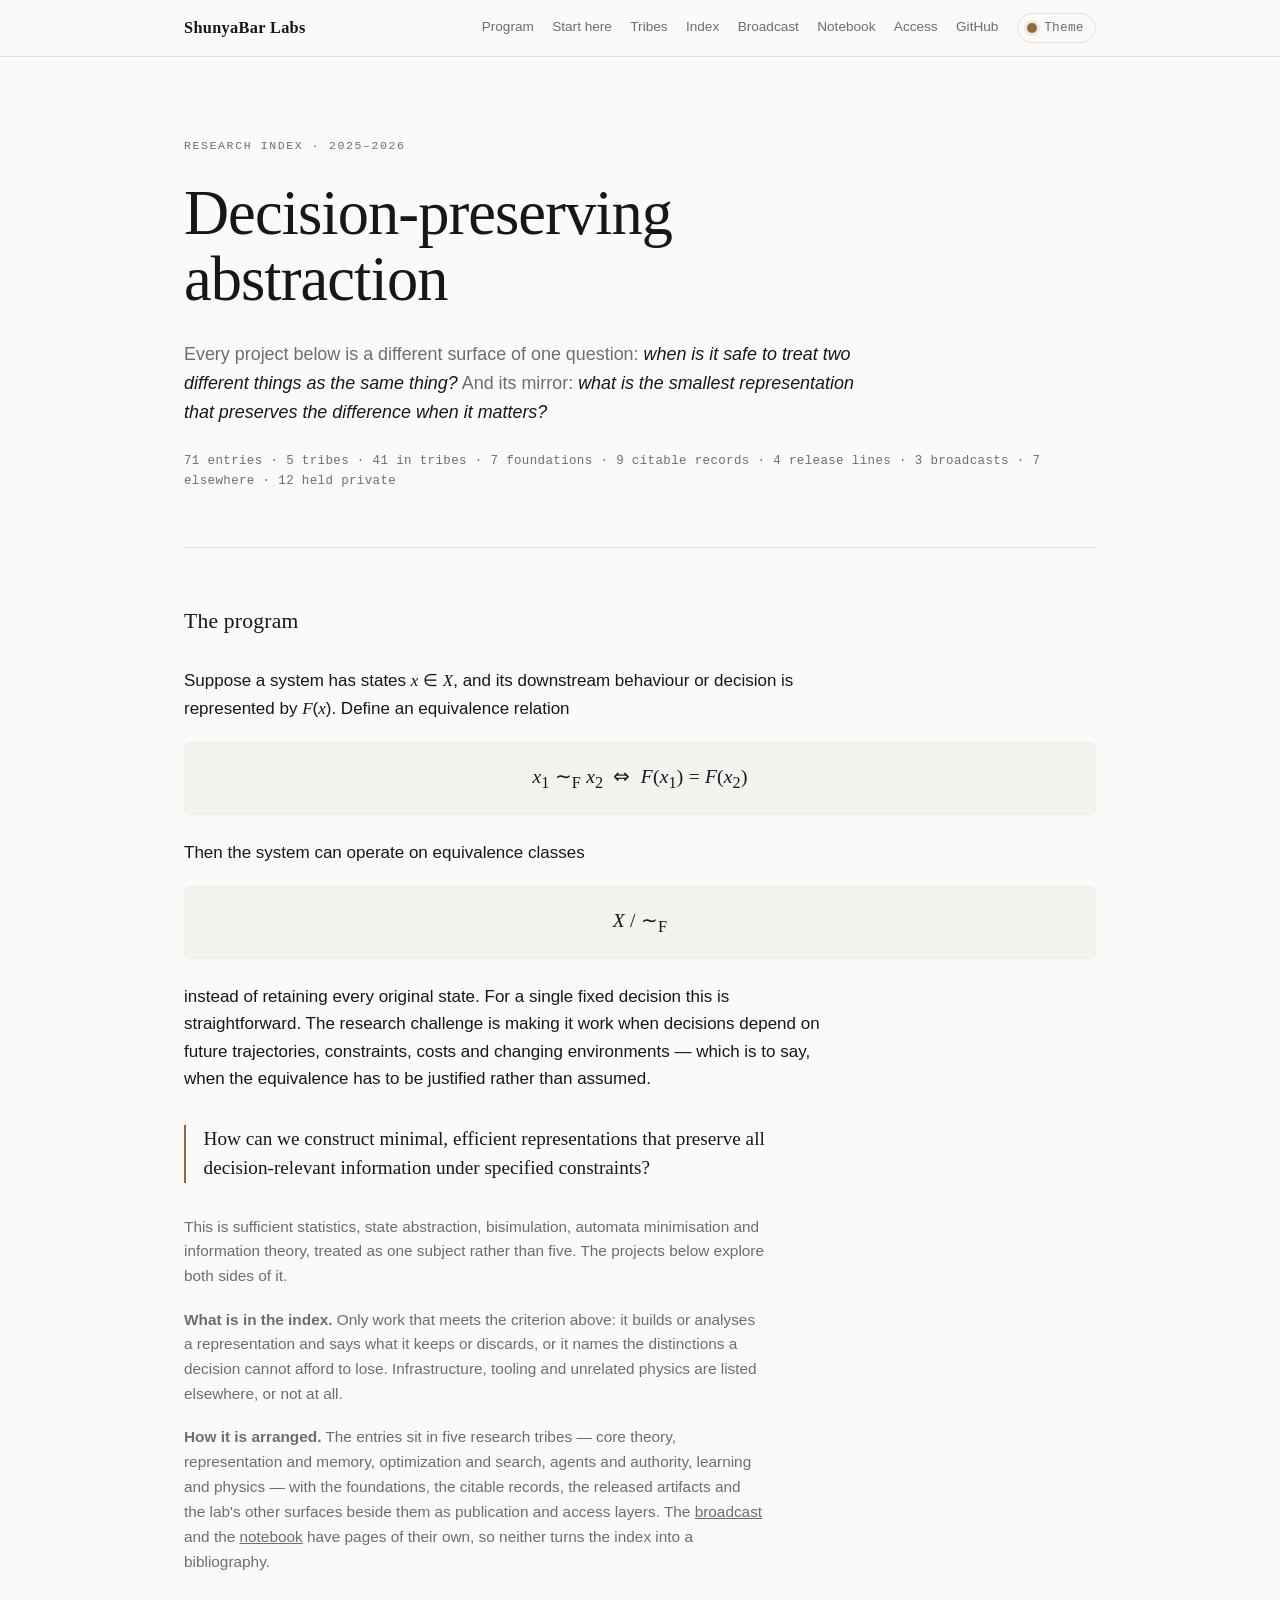
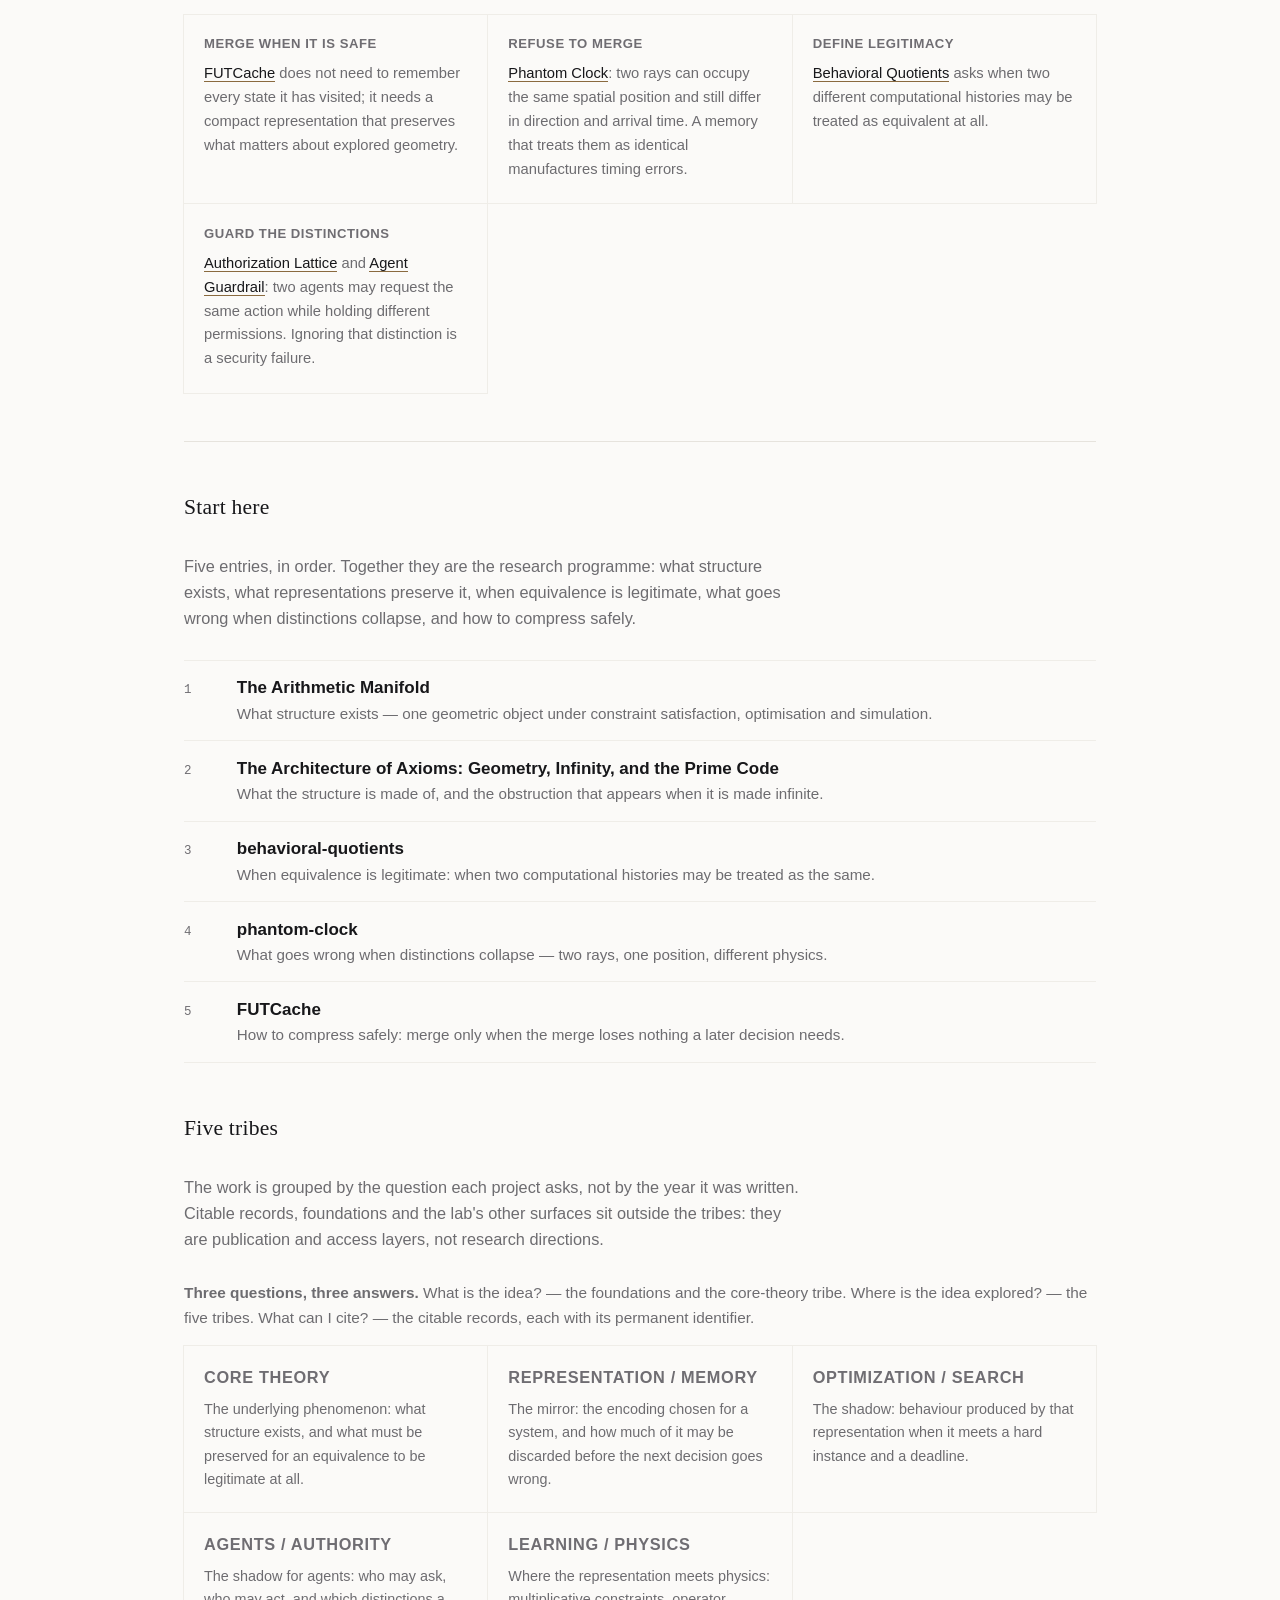
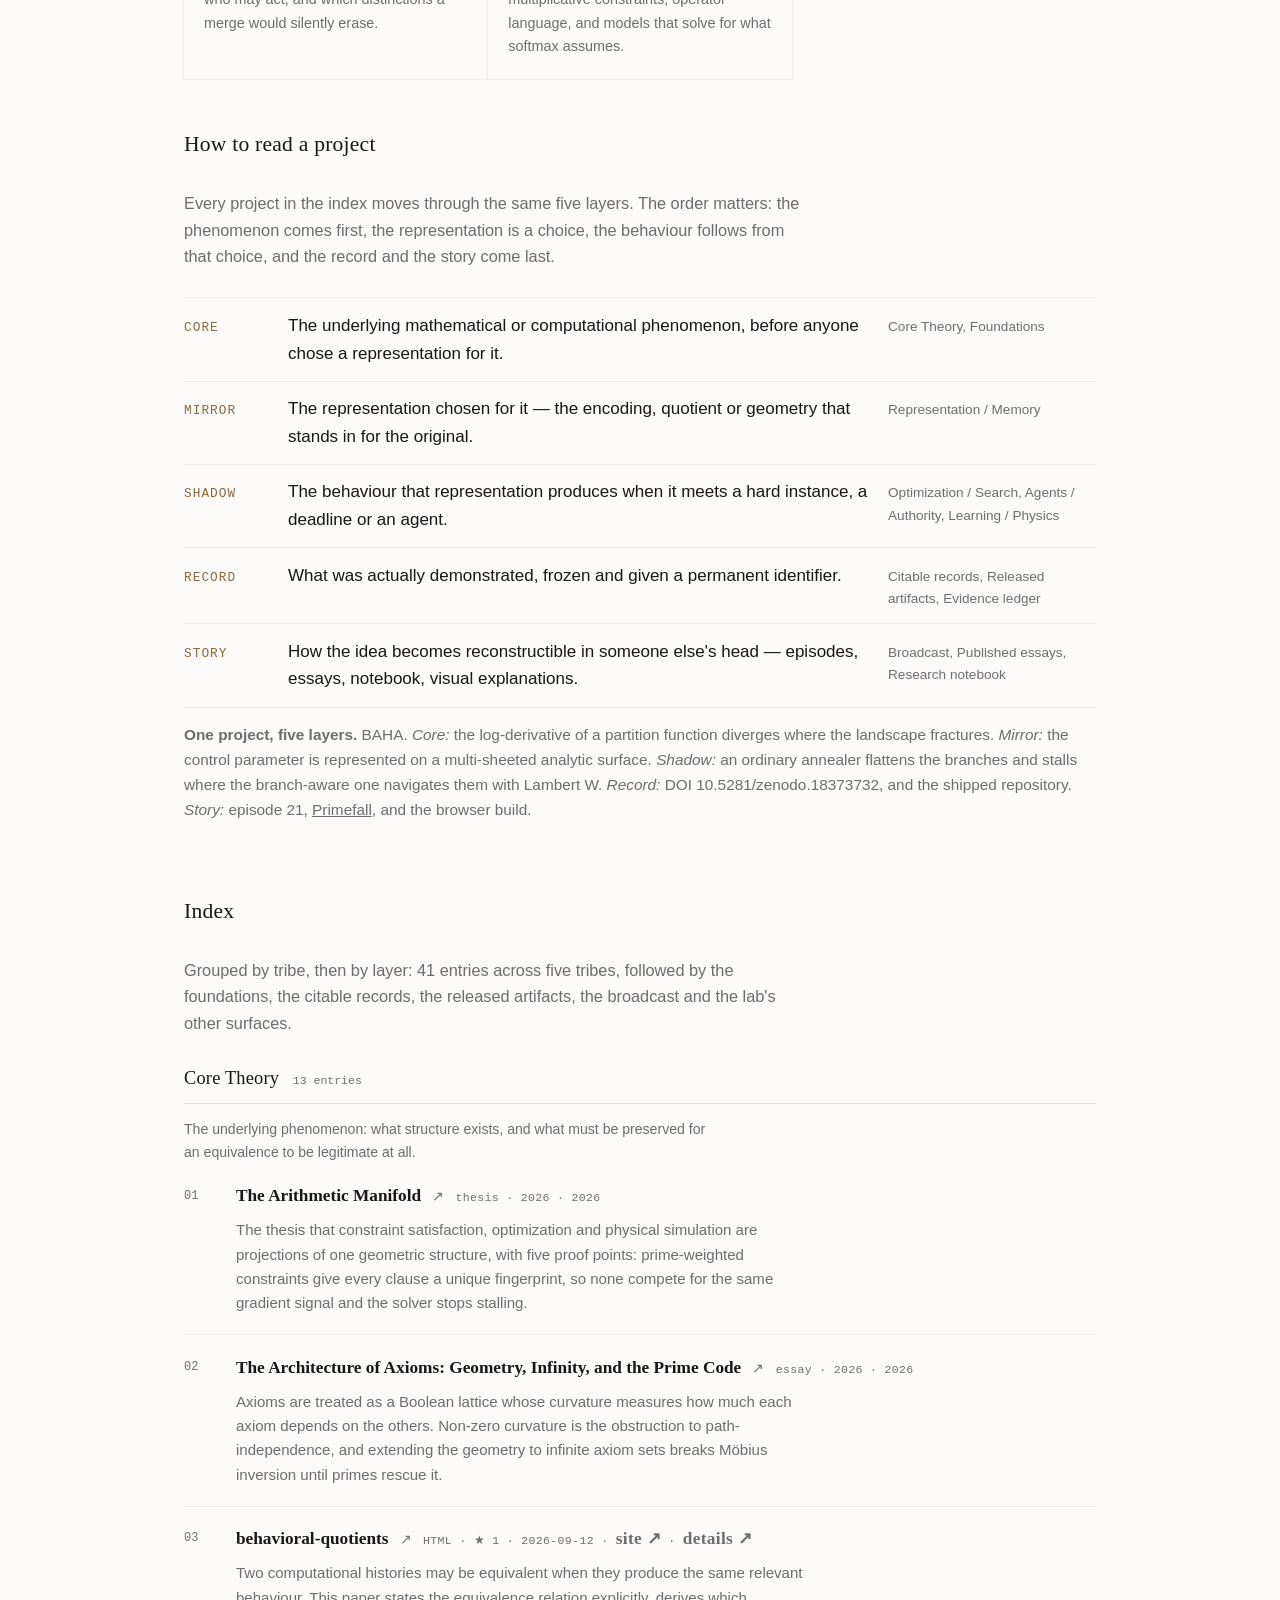
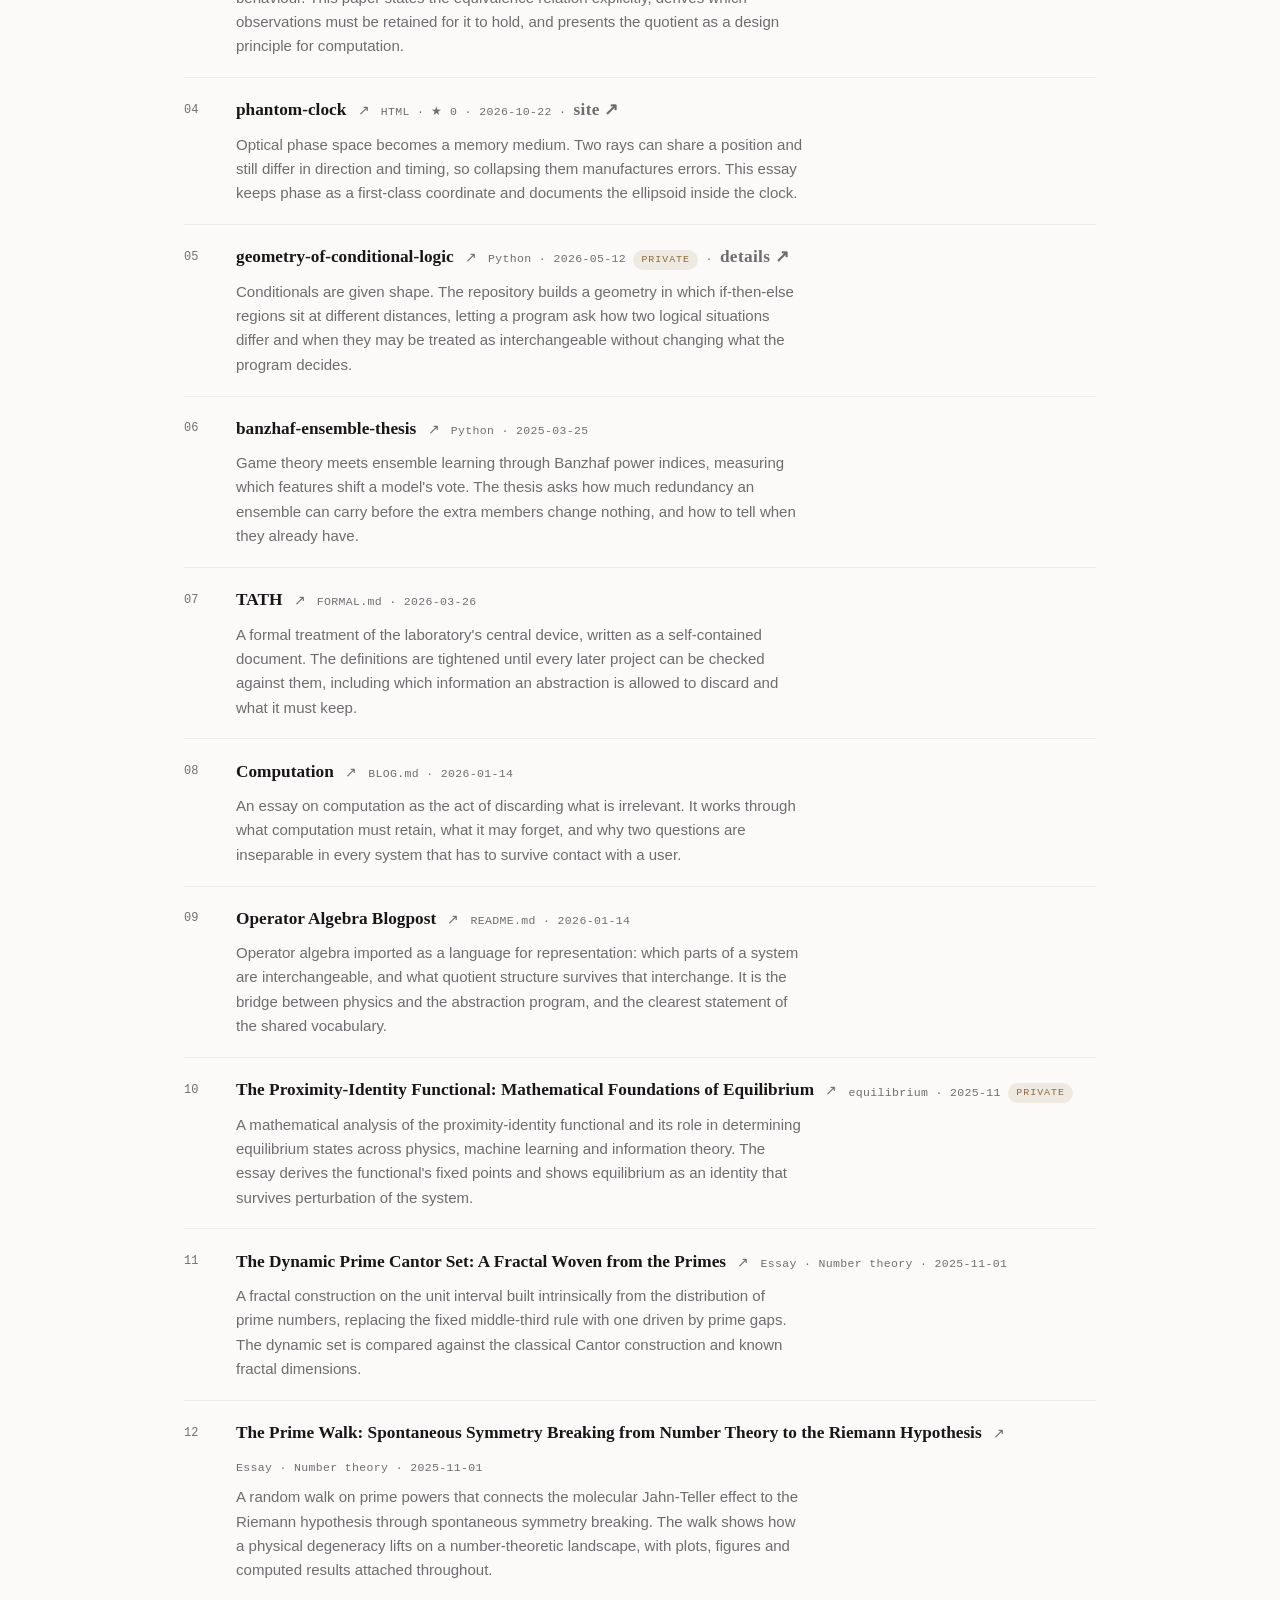
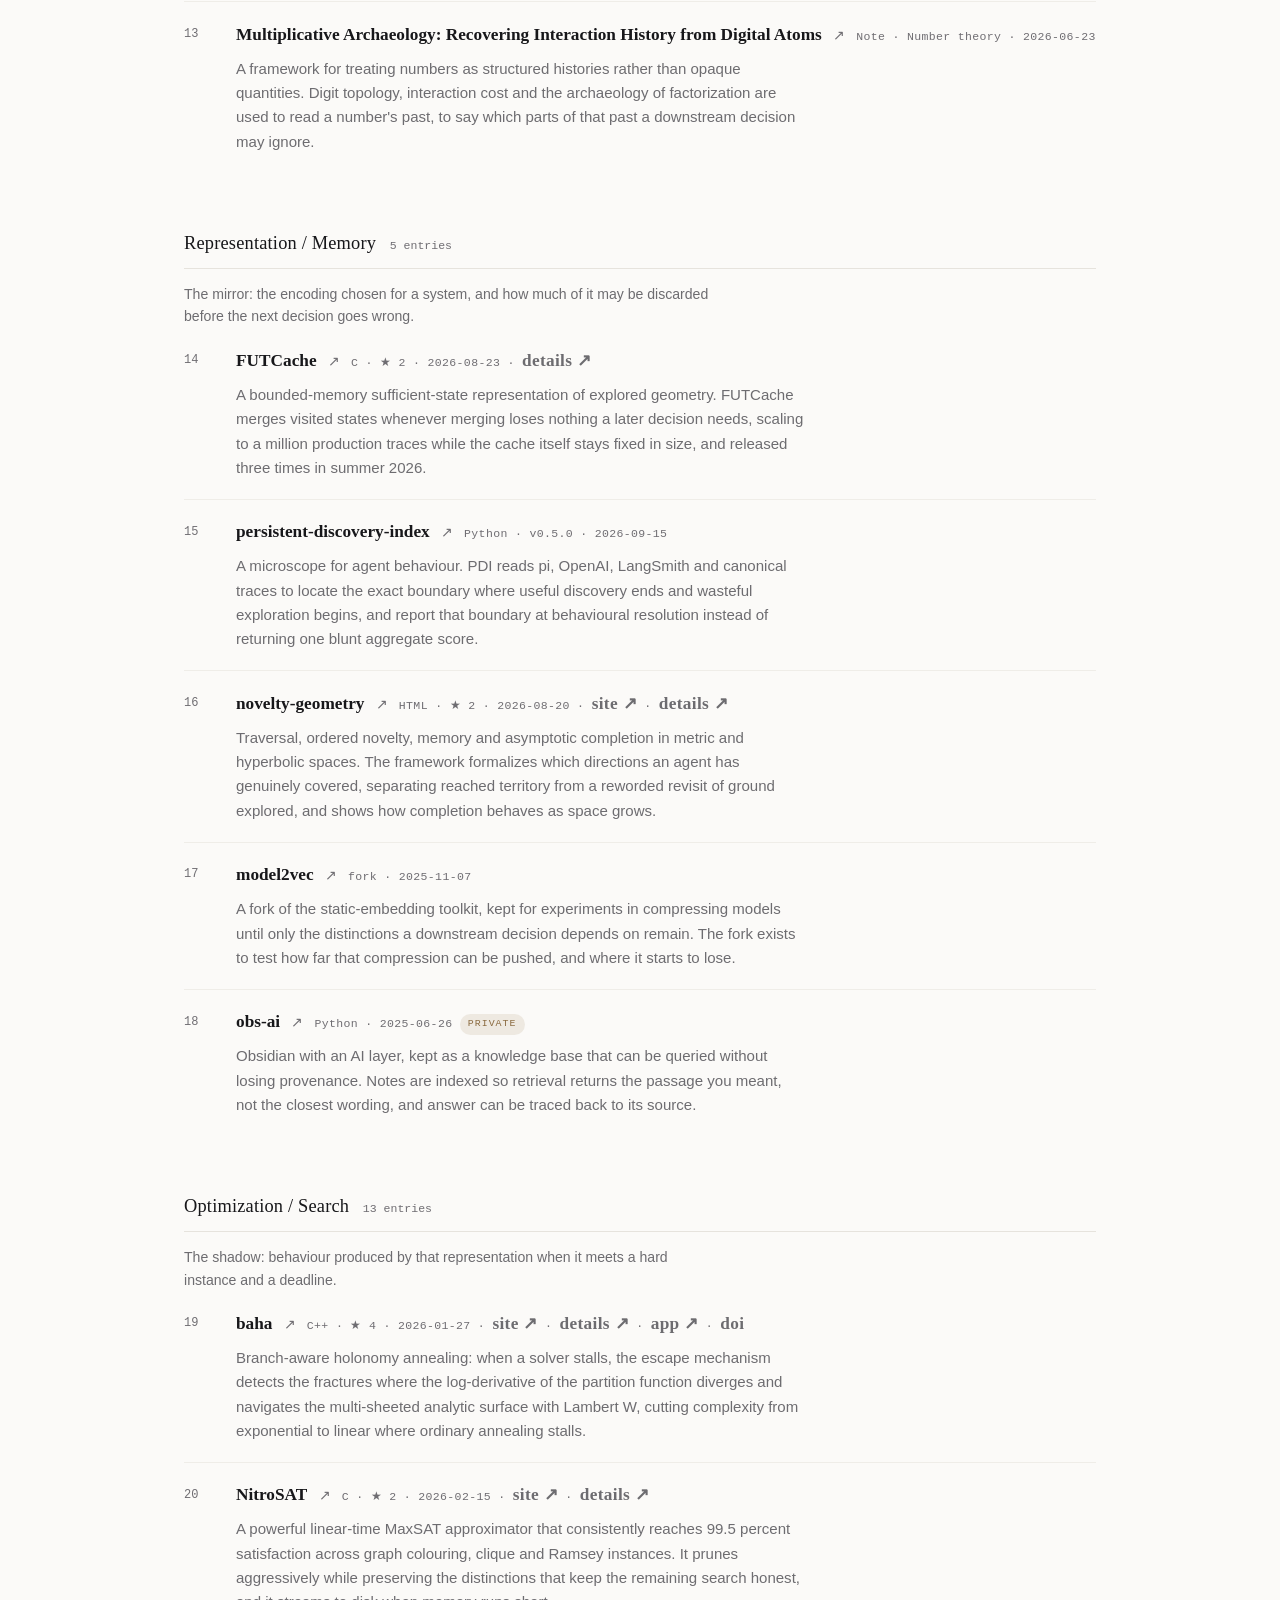
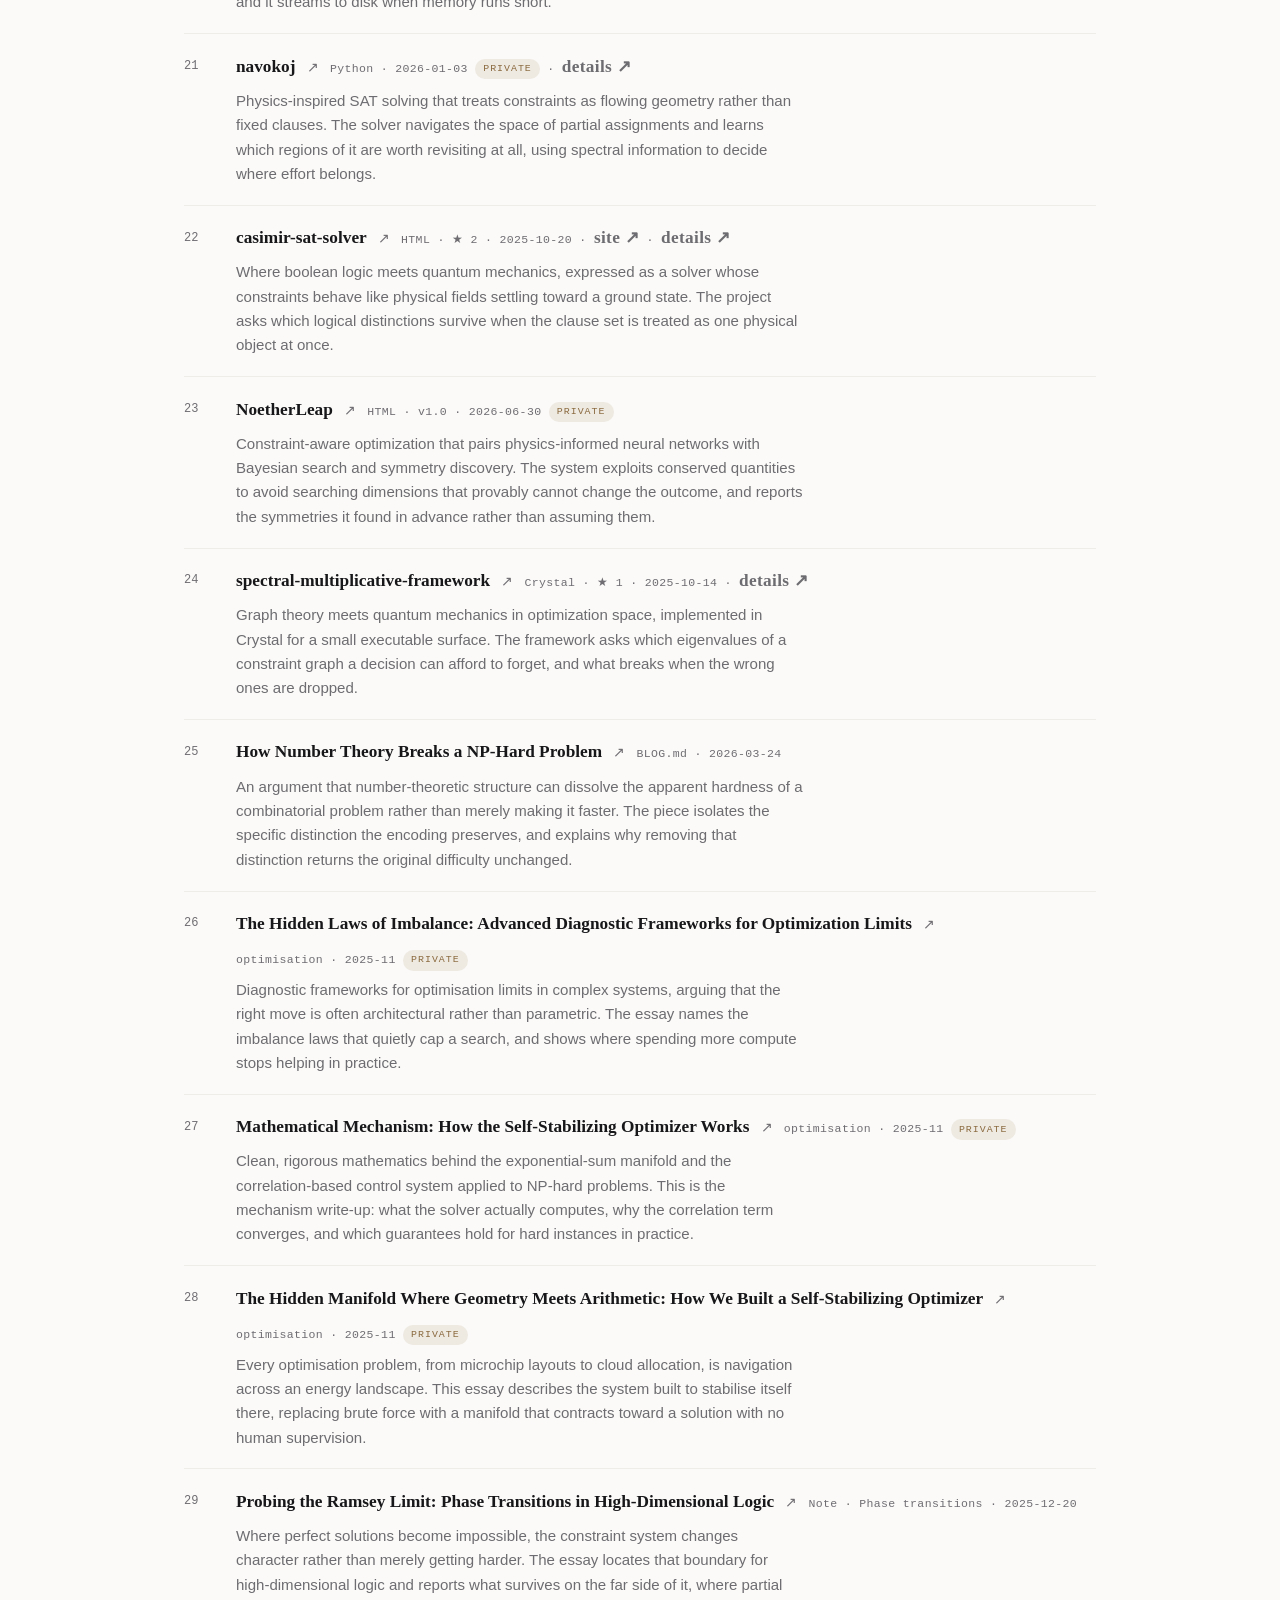
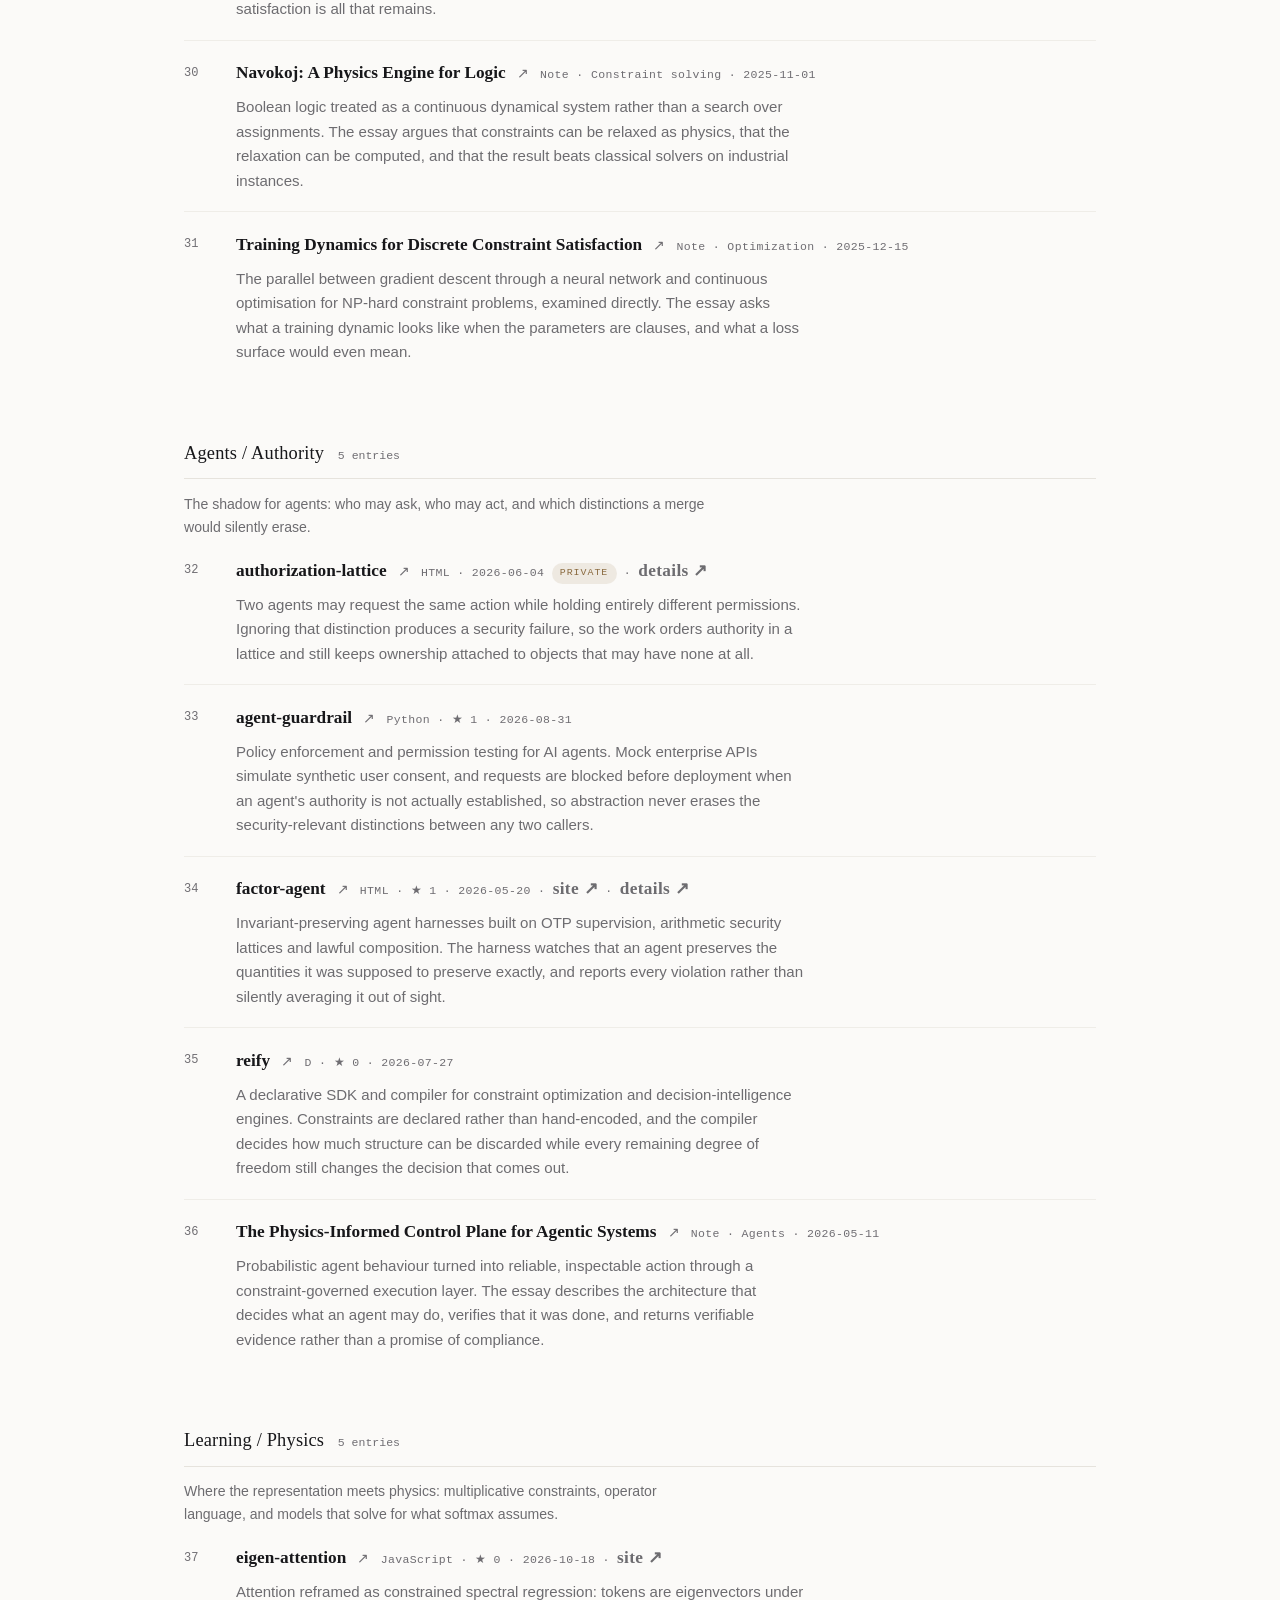
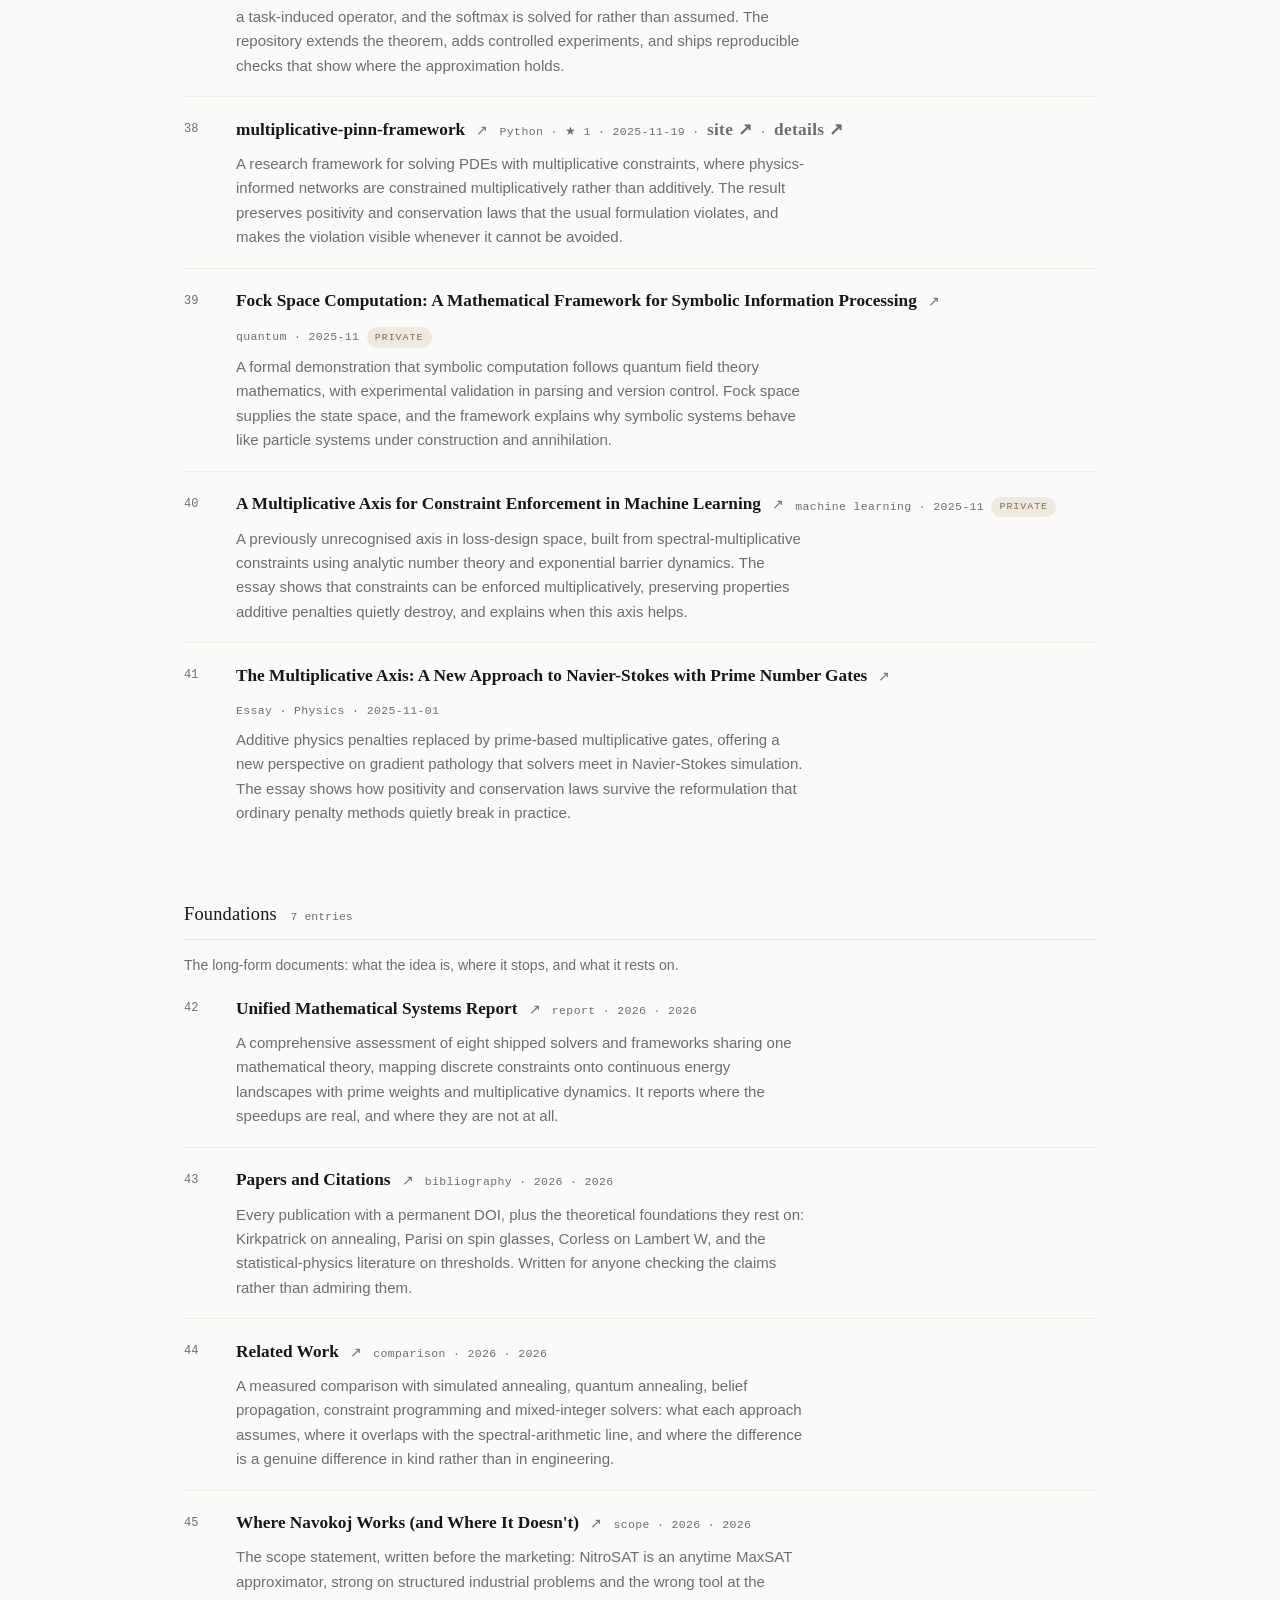
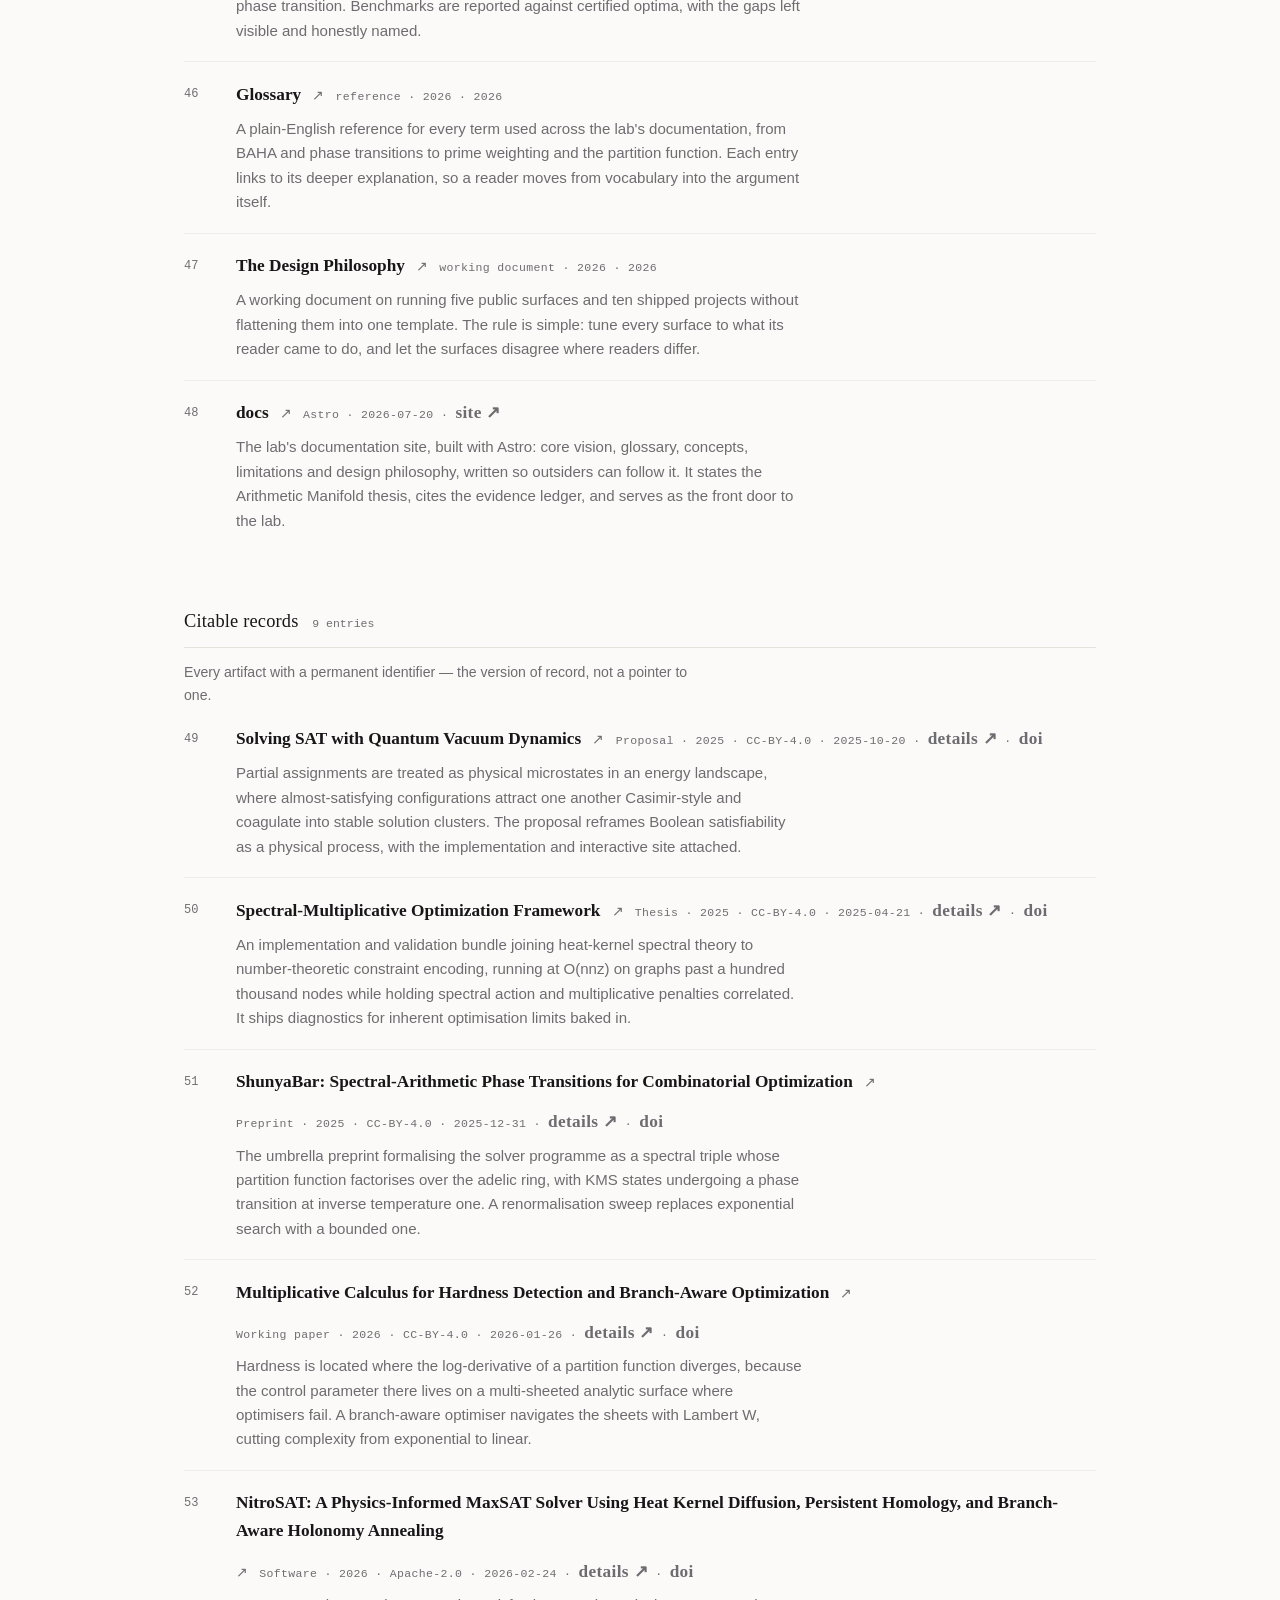
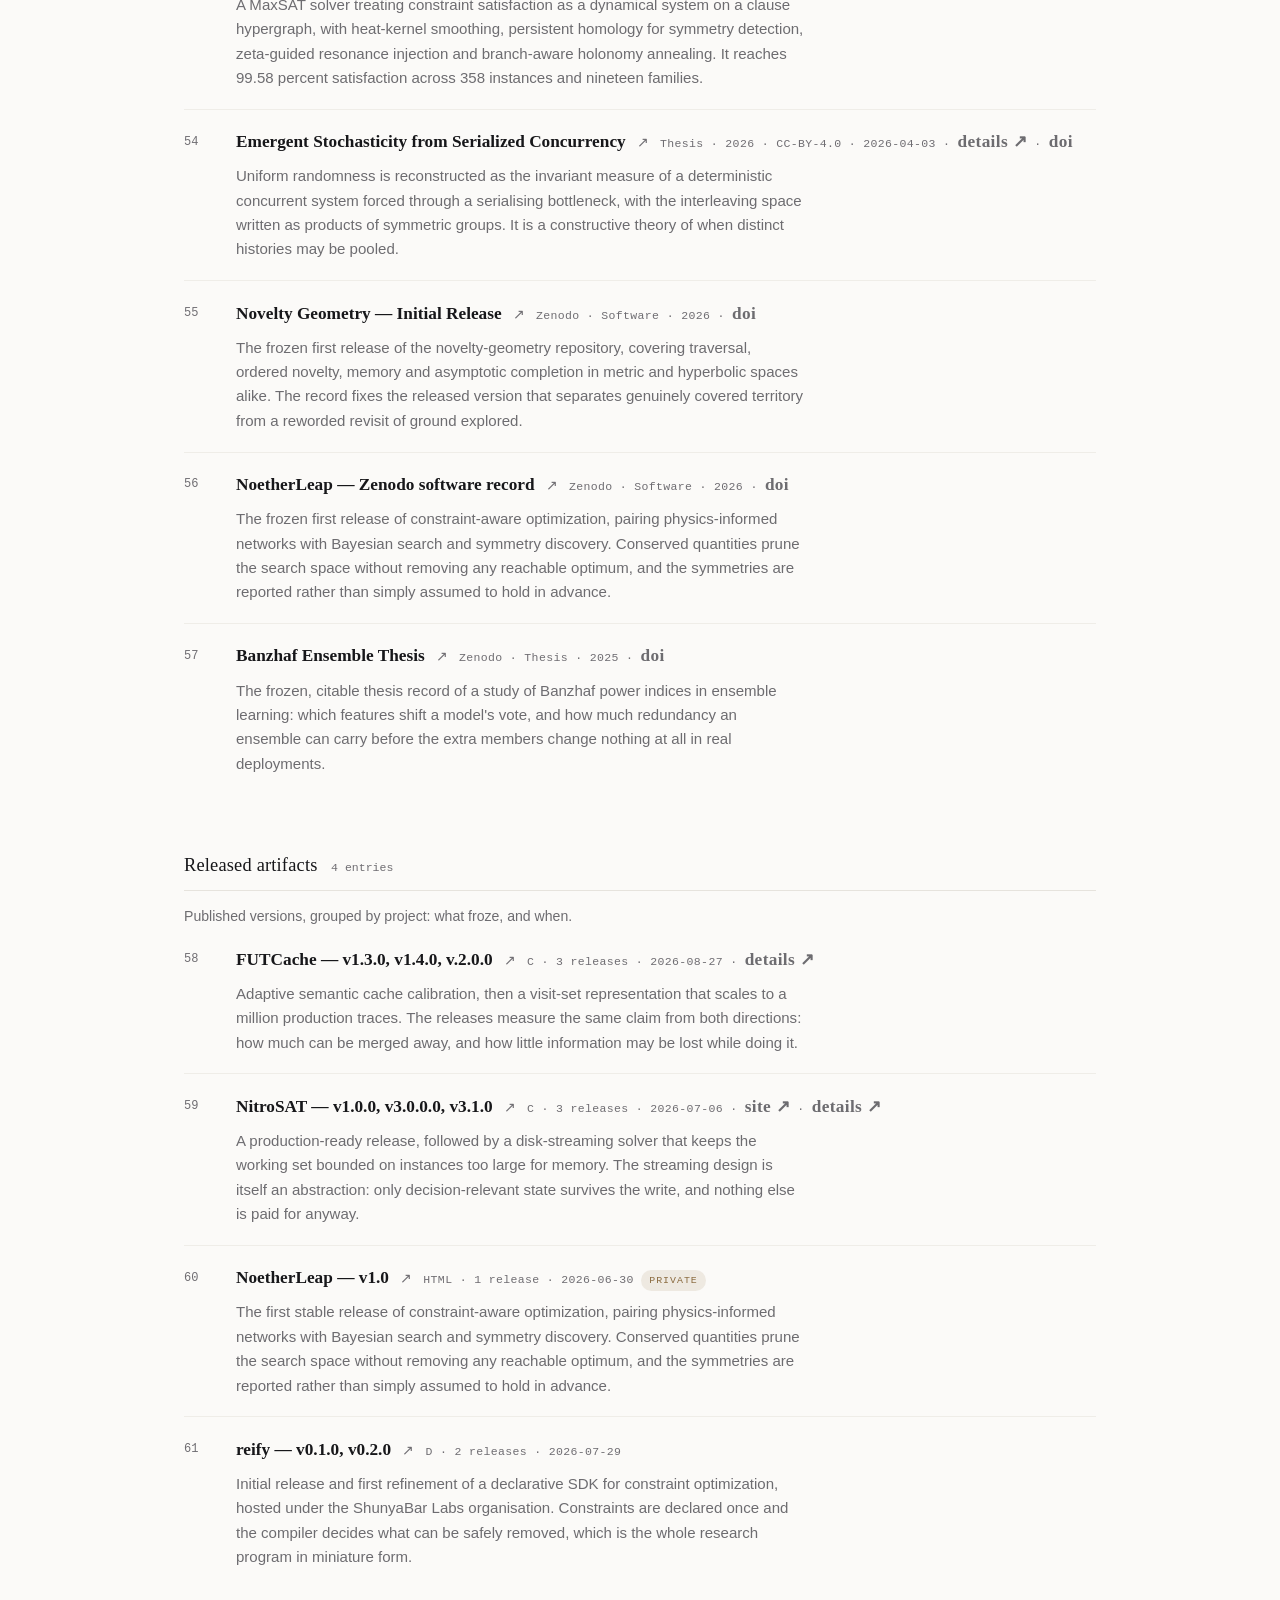
<file: index.html>
<!DOCTYPE html>
<html lang="en" data-theme="auto">
<head>
<meta charset="utf-8">
<meta name="viewport" content="width=device-width, initial-scale=1">
<title>ShunyaBar Labs — Decision-Preserving Abstraction</title>
<meta name="description" content="ShunyaBar Labs: a master index of research on decision-preserving abstraction — when is it safe to treat two different things as the same thing?">
<link rel="icon" href="assets/favicon.svg" type="image/svg+xml">
<link rel="stylesheet" href="assets/style.css">
<script src="assets/theme.js"></script>
</head>
<body>
<a class="skip" href="#index">Skip to index</a>

<header class="site">
  <div class="wrap bar">
    <a class="wordmark" href="#top">ShunyaBar&nbsp;Labs</a>
    <nav class="nav">
      <a href="#program">Program</a>
      <a href="#start">Start here</a>
      <a href="#tribes">Tribes</a>
      <a href="#index">Index</a>
      <a href="broadcast.html">Broadcast</a>
      <a href="notebook.html">Notebook</a>
      <a href="#access">Access</a>
      <a href="https://github.com/sethuiyer" rel="noopener">GitHub</a>
      <button id="theme-toggle" type="button" aria-label="Toggle colour theme">
        <span class="dot"></span><span class="label">Theme</span>
      </button>
    </nav>
  </div>
</header>

<main id="top" class="wrap">

  <section class="hero">
    <p class="eyebrow">Research index &middot; 2025&ndash;2026</p>
    <h1>Decision&#8209;preserving<br>abstraction</h1>
    <p class="lede">
      Every project below is a different surface of one question:
      <em>when is it safe to treat two different things as the same thing?</em>
      And its mirror: <em>what is the smallest representation that preserves the difference when it matters?</em>
    </p>
    <p class="counts">71 entries &middot; 5 tribes &middot; 41 in tribes &middot; 7 foundations &middot; 9 citable records &middot; 4 release lines &middot; 3 broadcasts &middot; 7 elsewhere &middot; 12 held private</p>
  </section>

  <section id="program" class="program">
    <h2>The program</h2>

    <p>
      Suppose a system has states <span class="m">x</span> &isin; <span class="m">X</span>, and its
      downstream behaviour or decision is represented by <span class="m">F</span>(<span class="m">x</span>).
      Define an equivalence relation
    </p>

    <div class="eq">
      <span class="m">x</span><sub>1</sub> &sim;<sub>F</sub> <span class="m">x</span><sub>2</sub>
      &nbsp;&hArr;&nbsp;
      <span class="m">F</span>(<span class="m">x</span><sub>1</sub>) = <span class="m">F</span>(<span class="m">x</span><sub>2</sub>)
    </div>

    <p>
      Then the system can operate on equivalence classes
    </p>

    <div class="eq">
      <span class="m">X</span> / &sim;<sub>F</sub>
    </div>

    <p>
      instead of retaining every original state. For a single fixed decision this is
      straightforward. The research challenge is making it work when decisions depend on
      future trajectories, constraints, costs and changing environments &mdash; which is to say,
      when the equivalence has to be justified rather than assumed.
    </p>

    <p class="question">
      How can we construct minimal, efficient representations that preserve all
      decision-relevant information under specified constraints?
    </p>

    <p class="aside">
      This is sufficient statistics, state abstraction, bisimulation, automata minimisation and
      information theory, treated as one subject rather than five. The projects below explore
      both sides of it.
    </p>

    <p class="aside">
      <strong>What is in the index.</strong> Only work that meets the criterion above: it
      builds or analyses a representation and says what it keeps or discards, or it names the
      distinctions a decision cannot afford to lose. Infrastructure, tooling and unrelated
      physics are listed elsewhere, or not at all.
    </p>

    <p class="aside">
      <strong>How it is arranged.</strong> The entries sit in five research tribes — core
      theory, representation and memory, optimization and search, agents and authority,
      learning and physics — with the foundations, the citable records, the released
      artifacts and the lab's other surfaces beside them as publication and access layers.
      The <a href="broadcast.html">broadcast</a> and the <a href="notebook.html">notebook</a>
      have pages of their own, so neither turns the index into a bibliography.
    </p>

    <div class="vignettes">
      <div class="vignette">
        <h3>Merge when it is safe</h3>
        <p><a href="https://github.com/sethuiyer/FUTCache">FUTCache</a> does not need to remember every
        state it has visited; it needs a compact representation that preserves what matters about
        explored geometry.</p>
      </div>
      <div class="vignette">
        <h3>Refuse to merge</h3>
        <p><a href="https://github.com/sethuiyer/phantom-clock">Phantom Clock</a>: two rays can occupy
        the same spatial position and still differ in direction and arrival time. A memory that
        treats them as identical manufactures timing errors.</p>
      </div>
      <div class="vignette">
        <h3>Define legitimacy</h3>
        <p><a href="https://github.com/sethuiyer/behavioral-quotients">Behavioral Quotients</a> asks
        when two different computational histories may be treated as equivalent at all.</p>
      </div>
      <div class="vignette">
        <h3>Guard the distinctions</h3>
        <p><a href="https://github.com/sethuiyer/authorization-lattice">Authorization Lattice</a> and
        <a href="https://github.com/sethuiyer/agent-guardrail">Agent Guardrail</a>: two agents may
        request the same action while holding different permissions. Ignoring that distinction is a
        security failure.</p>
      </div>
    </div>
  </section>

  <section id="start" class="start">
    <h2>Start here</h2>
    <p class="lede-small">
      Five entries, in order. Together they are the research programme:
      what structure exists, what representations preserve it, when equivalence is
      legitimate, what goes wrong when distinctions collapse, and how to compress safely.
    </p>
    <ol class="path">
        <li>
          <span class="step">1</span>
          <a href="https://sethuiyer.github.io/docs/core-vision/" rel="noopener">The Arithmetic Manifold</a>
          <span class="gloss">What structure exists — one geometric object under constraint satisfaction, optimisation and simulation.</span>
        </li>
        <li>
          <span class="step">2</span>
          <a href="https://sethuiyer.github.io/docs/axiom-architecture/" rel="noopener">The Architecture of Axioms: Geometry, Infinity, and the Prime Code</a>
          <span class="gloss">What the structure is made of, and the obstruction that appears when it is made infinite.</span>
        </li>
        <li>
          <span class="step">3</span>
          <a href="https://github.com/sethuiyer/behavioral-quotients" rel="noopener">behavioral-quotients</a>
          <span class="gloss">When equivalence is legitimate: when two computational histories may be treated as the same.</span>
        </li>
        <li>
          <span class="step">4</span>
          <a href="https://github.com/sethuiyer/phantom-clock" rel="noopener">phantom-clock</a>
          <span class="gloss">What goes wrong when distinctions collapse — two rays, one position, different physics.</span>
        </li>
        <li>
          <span class="step">5</span>
          <a href="https://github.com/sethuiyer/FUTCache" rel="noopener">FUTCache</a>
          <span class="gloss">How to compress safely: merge only when the merge loses nothing a later decision needs.</span>
        </li>
    </ol>
  </section>

  <section id="tribes" class="tribes">
    <h2>Five tribes</h2>
    <p class="lede-small">
      The work is grouped by the question each project asks, not by the year it was written.
      Citable records, foundations and the lab's other surfaces sit outside the tribes:
      they are publication and access layers, not research directions.
    </p>
    <p class="aside">
      <strong>Three questions, three answers.</strong> What is the idea? — the foundations and
      the core-theory tribe. Where is the idea explored? — the five tribes. What can I cite? —
      the citable records, each with its permanent identifier.
    </p>
    <div class="cards">
      <a class="card" href="#core">
        <h3>Core Theory</h3>
        <p>The underlying phenomenon: what structure exists, and what must be preserved for an equivalence to be legitimate at all.</p>
      </a>
      <a class="card" href="#representation">
        <h3>Representation / Memory</h3>
        <p>The mirror: the encoding chosen for a system, and how much of it may be discarded before the next decision goes wrong.</p>
      </a>
      <a class="card" href="#optimization">
        <h3>Optimization / Search</h3>
        <p>The shadow: behaviour produced by that representation when it meets a hard instance and a deadline.</p>
      </a>
      <a class="card" href="#agents">
        <h3>Agents / Authority</h3>
        <p>The shadow for agents: who may ask, who may act, and which distinctions a merge would silently erase.</p>
      </a>
      <a class="card" href="#learning">
        <h3>Learning / Physics</h3>
        <p>Where the representation meets physics: multiplicative constraints, operator language, and models that solve for what softmax assumes.</p>
      </a>
    </div>
  </section>

  <section id="layers" class="layers">
    <h2>How to read a project</h2>
    <p class="lede-small">
      Every project in the index moves through the same five layers.
      The order matters: the phenomenon comes first, the representation is a choice,
      the behaviour follows from that choice, and the record and the story come last.
    </p>
    <ol class="layers-list">
        <li>
          <span class="label">Core</span>
          <span class="text">The underlying mathematical or computational phenomenon, before anyone chose a representation for it.</span>
          <span class="where">Core Theory, Foundations</span>
        </li>
        <li>
          <span class="label">Mirror</span>
          <span class="text">The representation chosen for it — the encoding, quotient or geometry that stands in for the original.</span>
          <span class="where">Representation / Memory</span>
        </li>
        <li>
          <span class="label">Shadow</span>
          <span class="text">The behaviour that representation produces when it meets a hard instance, a deadline or an agent.</span>
          <span class="where">Optimization / Search, Agents / Authority, Learning / Physics</span>
        </li>
        <li>
          <span class="label">Record</span>
          <span class="text">What was actually demonstrated, frozen and given a permanent identifier.</span>
          <span class="where">Citable records, Released artifacts, Evidence ledger</span>
        </li>
        <li>
          <span class="label">Story</span>
          <span class="text">How the idea becomes reconstructible in someone else&#x27;s head — episodes, essays, notebook, visual explanations.</span>
          <span class="where">Broadcast, Published essays, Research notebook</span>
        </li>
    </ol>
    <p class="aside">
      <strong>One project, five layers.</strong> BAHA. <em>Core:</em> the log-derivative of a
      partition function diverges where the landscape fractures. <em>Mirror:</em> the control
      parameter is represented on a multi-sheeted analytic surface. <em>Shadow:</em> an ordinary
      annealer flattens the branches and stalls where the branch-aware one navigates them with
      Lambert W. <em>Record:</em> DOI 10.5281/zenodo.18373732, and the shipped repository.
      <em>Story:</em> episode 21, <a href="https://www.youtube.com/watch?v=Jcu8BoKnIEc" rel="noopener">Primefall</a>,
      and the browser build.
    </p>
  </section>

  <section id="index" class="index">
    <h2>Index</h2>
    <p class="lede-small">
      Grouped by tribe, then by layer: 41 entries across five tribes,
      followed by the foundations, the citable records, the released artifacts,
      the broadcast and the lab's other surfaces.
    </p>
    <section class="group" id="core">
      <div class="group-head">
        <h2>Core Theory</h2>
        <span class="count">13 entries</span>
      </div>
      <p class="group-note">The underlying phenomenon: what structure exists, and what must be preserved for an equivalence to be legitimate at all.</p>
      <article class="entry">
        <span class="num">01</span>
        <div>
          <h3 class="entry-title">
            <a href="https://sethuiyer.github.io/docs/core-vision/" rel="noopener">The Arithmetic Manifold</a>
            <span class="arrow" aria-hidden="true">&#8599;</span>
            <span class="meta">thesis &middot; 2026 &middot; <span class="date">2026</span></span>
          </h3>
          <p class="summary">The thesis that constraint satisfaction, optimization and physical simulation are projections of one geometric structure, with five proof points: prime-weighted constraints give every clause a unique fingerprint, so none compete for the same gradient signal and the solver stops stalling.</p>
        </div>
      </article>
      <article class="entry">
        <span class="num">02</span>
        <div>
          <h3 class="entry-title">
            <a href="https://sethuiyer.github.io/docs/axiom-architecture/" rel="noopener">The Architecture of Axioms: Geometry, Infinity, and the Prime Code</a>
            <span class="arrow" aria-hidden="true">&#8599;</span>
            <span class="meta">essay &middot; 2026 &middot; <span class="date">2026</span></span>
          </h3>
          <p class="summary">Axioms are treated as a Boolean lattice whose curvature measures how much each axiom depends on the others. Non-zero curvature is the obstruction to path-independence, and extending the geometry to infinite axiom sets breaks Möbius inversion until primes rescue it.</p>
        </div>
      </article>
      <article class="entry">
        <span class="num">03</span>
        <div>
          <h3 class="entry-title">
            <a href="https://github.com/sethuiyer/behavioral-quotients" rel="noopener">behavioral-quotients</a>
            <span class="arrow" aria-hidden="true">&#8599;</span>
            <span class="meta">HTML &middot; ★ 1 &middot; <span class="date">2026-09-12</span> &middot; <a class="site-link" href="https://sethuiyer.github.io/behavioral-quotients/" rel="noopener">site &#8599;</a> &middot; <a class="site-link" href="https://sethuiyer.github.io/docs/projects/behavioral-quotients/" rel="noopener">details &#8599;</a></span>
          </h3>
          <p class="summary">Two computational histories may be equivalent when they produce the same relevant behaviour. This paper states the equivalence relation explicitly, derives which observations must be retained for it to hold, and presents the quotient as a design principle for computation.</p>
        </div>
      </article>
      <article class="entry">
        <span class="num">04</span>
        <div>
          <h3 class="entry-title">
            <a href="https://github.com/sethuiyer/phantom-clock" rel="noopener">phantom-clock</a>
            <span class="arrow" aria-hidden="true">&#8599;</span>
            <span class="meta">HTML &middot; ★ 0 &middot; <span class="date">2026-10-22</span> &middot; <a class="site-link" href="https://sethuiyer.github.io/phantom-clock/" rel="noopener">site &#8599;</a></span>
          </h3>
          <p class="summary">Optical phase space becomes a memory medium. Two rays can share a position and still differ in direction and timing, so collapsing them manufactures errors. This essay keeps phase as a first-class coordinate and documents the ellipsoid inside the clock.</p>
        </div>
      </article>
      <article class="entry">
        <span class="num">05</span>
        <div>
          <h3 class="entry-title">
            <a href="https://github.com/sethuiyer/geometry-of-conditional-logic" rel="noopener">geometry-of-conditional-logic</a>
            <span class="arrow" aria-hidden="true">&#8599;</span>
            <span class="meta">Python &middot; <span class="date">2026-05-12</span> <span class="chip">private</span> &middot; <a class="site-link" href="https://sethuiyer.github.io/docs/projects/geometry-of-conditional-logic/" rel="noopener">details &#8599;</a></span>
          </h3>
          <p class="summary">Conditionals are given shape. The repository builds a geometry in which if-then-else regions sit at different distances, letting a program ask how two logical situations differ and when they may be treated as interchangeable without changing what the program decides.</p>
        </div>
      </article>
      <article class="entry">
        <span class="num">06</span>
        <div>
          <h3 class="entry-title">
            <a href="https://github.com/sethuiyer/banzhaf-ensemble-thesis" rel="noopener">banzhaf-ensemble-thesis</a>
            <span class="arrow" aria-hidden="true">&#8599;</span>
            <span class="meta">Python &middot; <span class="date">2025-03-25</span></span>
          </h3>
          <p class="summary">Game theory meets ensemble learning through Banzhaf power indices, measuring which features shift a model&#x27;s vote. The thesis asks how much redundancy an ensemble can carry before the extra members change nothing, and how to tell when they already have.</p>
        </div>
      </article>
      <article class="entry">
        <span class="num">07</span>
        <div>
          <h3 class="entry-title">
            <a href="https://gist.github.com/sethuiyer/95163626f16f4f7c5736d88fe6799587" rel="noopener">TATH</a>
            <span class="arrow" aria-hidden="true">&#8599;</span>
            <span class="meta">FORMAL.md &middot; <span class="date">2026-03-26</span></span>
          </h3>
          <p class="summary">A formal treatment of the laboratory&#x27;s central device, written as a self-contained document. The definitions are tightened until every later project can be checked against them, including which information an abstraction is allowed to discard and what it must keep.</p>
        </div>
      </article>
      <article class="entry">
        <span class="num">08</span>
        <div>
          <h3 class="entry-title">
            <a href="https://gist.github.com/sethuiyer/0f0c58dda163472e77272160391c1b4d" rel="noopener">Computation</a>
            <span class="arrow" aria-hidden="true">&#8599;</span>
            <span class="meta">BLOG.md &middot; <span class="date">2026-01-14</span></span>
          </h3>
          <p class="summary">An essay on computation as the act of discarding what is irrelevant. It works through what computation must retain, what it may forget, and why two questions are inseparable in every system that has to survive contact with a user.</p>
        </div>
      </article>
      <article class="entry">
        <span class="num">09</span>
        <div>
          <h3 class="entry-title">
            <a href="https://gist.github.com/sethuiyer/26a3ed75b2a535bcb28b2d2f7af81616" rel="noopener">Operator Algebra Blogpost</a>
            <span class="arrow" aria-hidden="true">&#8599;</span>
            <span class="meta">README.md &middot; <span class="date">2026-01-14</span></span>
          </h3>
          <p class="summary">Operator algebra imported as a language for representation: which parts of a system are interchangeable, and what quotient structure survives that interchange. It is the bridge between physics and the abstraction program, and the clearest statement of the shared vocabulary.</p>
        </div>
      </article>
      <article class="entry">
        <span class="num">10</span>
        <div>
          <h3 class="entry-title">
            <a href="https://github.com/sethuiyer/shunyabar-labs-archive/blob/main/posts/proximity-identity-equilibrium.html" rel="noopener">The Proximity-Identity Functional: Mathematical Foundations of Equilibrium</a>
            <span class="arrow" aria-hidden="true">&#8599;</span>
            <span class="meta">equilibrium &middot; <span class="date">2025-11</span> <span class="chip">private</span></span>
          </h3>
          <p class="summary">A mathematical analysis of the proximity-identity functional and its role in determining equilibrium states across physics, machine learning and information theory. The essay derives the functional&#x27;s fixed points and shows equilibrium as an identity that survives perturbation of the system.</p>
        </div>
      </article>
      <article class="entry">
        <span class="num">11</span>
        <div>
          <h3 class="entry-title">
            <a href="https://research.shunyabar.foo/posts/dynamic-prime-cantor-set.html" rel="noopener">The Dynamic Prime Cantor Set: A Fractal Woven from the Primes</a>
            <span class="arrow" aria-hidden="true">&#8599;</span>
            <span class="meta">Essay &middot; Number theory &middot; <span class="date">2025-11-01</span></span>
          </h3>
          <p class="summary">A fractal construction on the unit interval built intrinsically from the distribution of prime numbers, replacing the fixed middle-third rule with one driven by prime gaps. The dynamic set is compared against the classical Cantor construction and known fractal dimensions.</p>
        </div>
      </article>
      <article class="entry">
        <span class="num">12</span>
        <div>
          <h3 class="entry-title">
            <a href="https://research.shunyabar.foo/posts/prime-walk-jahn-teller.html" rel="noopener">The Prime Walk: Spontaneous Symmetry Breaking from Number Theory to the Riemann Hypothesis</a>
            <span class="arrow" aria-hidden="true">&#8599;</span>
            <span class="meta">Essay &middot; Number theory &middot; <span class="date">2025-11-01</span></span>
          </h3>
          <p class="summary">A random walk on prime powers that connects the molecular Jahn-Teller effect to the Riemann hypothesis through spontaneous symmetry breaking. The walk shows how a physical degeneracy lifts on a number-theoretic landscape, with plots, figures and computed results attached throughout.</p>
        </div>
      </article>
      <article class="entry">
        <span class="num">13</span>
        <div>
          <h3 class="entry-title">
            <a href="https://sethuiyer.github.io/docs/blog/multiplicative-archaeology/" rel="noopener">Multiplicative Archaeology: Recovering Interaction History from Digital Atoms</a>
            <span class="arrow" aria-hidden="true">&#8599;</span>
            <span class="meta">Note &middot; Number theory &middot; <span class="date">2026-06-23</span></span>
          </h3>
          <p class="summary">A framework for treating numbers as structured histories rather than opaque quantities. Digit topology, interaction cost and the archaeology of factorization are used to read a number&#x27;s past, to say which parts of that past a downstream decision may ignore.</p>
        </div>
      </article>
    </section>

    <section class="group" id="representation">
      <div class="group-head">
        <h2>Representation / Memory</h2>
        <span class="count">5 entries</span>
      </div>
      <p class="group-note">The mirror: the encoding chosen for a system, and how much of it may be discarded before the next decision goes wrong.</p>
      <article class="entry">
        <span class="num">14</span>
        <div>
          <h3 class="entry-title">
            <a href="https://github.com/sethuiyer/FUTCache" rel="noopener">FUTCache</a>
            <span class="arrow" aria-hidden="true">&#8599;</span>
            <span class="meta">C &middot; ★ 2 &middot; <span class="date">2026-08-23</span> &middot; <a class="site-link" href="https://sethuiyer.github.io/docs/projects/futcache/" rel="noopener">details &#8599;</a></span>
          </h3>
          <p class="summary">A bounded-memory sufficient-state representation of explored geometry. FUTCache merges visited states whenever merging loses nothing a later decision needs, scaling to a million production traces while the cache itself stays fixed in size, and released three times in summer 2026.</p>
        </div>
      </article>
      <article class="entry">
        <span class="num">15</span>
        <div>
          <h3 class="entry-title">
            <a href="https://github.com/sethuiyer/persistent-discovery-index" rel="noopener">persistent-discovery-index</a>
            <span class="arrow" aria-hidden="true">&#8599;</span>
            <span class="meta">Python &middot; v0.5.0 &middot; <span class="date">2026-09-15</span></span>
          </h3>
          <p class="summary">A microscope for agent behaviour. PDI reads pi, OpenAI, LangSmith and canonical traces to locate the exact boundary where useful discovery ends and wasteful exploration begins, and report that boundary at behavioural resolution instead of returning one blunt aggregate score.</p>
        </div>
      </article>
      <article class="entry">
        <span class="num">16</span>
        <div>
          <h3 class="entry-title">
            <a href="https://github.com/sethuiyer/novelty-geometry" rel="noopener">novelty-geometry</a>
            <span class="arrow" aria-hidden="true">&#8599;</span>
            <span class="meta">HTML &middot; ★ 2 &middot; <span class="date">2026-08-20</span> &middot; <a class="site-link" href="https://sethuiyer.github.io/novelty-geometry/" rel="noopener">site &#8599;</a> &middot; <a class="site-link" href="https://sethuiyer.github.io/docs/projects/novelty-geometry/" rel="noopener">details &#8599;</a></span>
          </h3>
          <p class="summary">Traversal, ordered novelty, memory and asymptotic completion in metric and hyperbolic spaces. The framework formalizes which directions an agent has genuinely covered, separating reached territory from a reworded revisit of ground explored, and shows how completion behaves as space grows.</p>
        </div>
      </article>
      <article class="entry">
        <span class="num">17</span>
        <div>
          <h3 class="entry-title">
            <a href="https://github.com/sethuiyer/model2vec" rel="noopener">model2vec</a>
            <span class="arrow" aria-hidden="true">&#8599;</span>
            <span class="meta">fork &middot; <span class="date">2025-11-07</span></span>
          </h3>
          <p class="summary">A fork of the static-embedding toolkit, kept for experiments in compressing models until only the distinctions a downstream decision depends on remain. The fork exists to test how far that compression can be pushed, and where it starts to lose.</p>
        </div>
      </article>
      <article class="entry">
        <span class="num">18</span>
        <div>
          <h3 class="entry-title">
            <a href="https://github.com/sethuiyer/obs-ai" rel="noopener">obs-ai</a>
            <span class="arrow" aria-hidden="true">&#8599;</span>
            <span class="meta">Python &middot; <span class="date">2025-06-26</span> <span class="chip">private</span></span>
          </h3>
          <p class="summary">Obsidian with an AI layer, kept as a knowledge base that can be queried without losing provenance. Notes are indexed so retrieval returns the passage you meant, not the closest wording, and answer can be traced back to its source.</p>
        </div>
      </article>
    </section>

    <section class="group" id="optimization">
      <div class="group-head">
        <h2>Optimization / Search</h2>
        <span class="count">13 entries</span>
      </div>
      <p class="group-note">The shadow: behaviour produced by that representation when it meets a hard instance and a deadline.</p>
      <article class="entry">
        <span class="num">19</span>
        <div>
          <h3 class="entry-title">
            <a href="https://github.com/sethuiyer/baha" rel="noopener">baha</a>
            <span class="arrow" aria-hidden="true">&#8599;</span>
            <span class="meta">C++ &middot; ★ 4 &middot; <span class="date">2026-01-27</span> &middot; <a class="site-link" href="https://sethuiyer.github.io/baha/" rel="noopener">site &#8599;</a> &middot; <a class="site-link" href="https://sethuiyer.github.io/docs/projects/baha/" rel="noopener">details &#8599;</a> &middot; <a class="site-link" href="https://baha.pages.dev/" rel="noopener">app &#8599;</a> &middot; <a class="site-link" href="https://doi.org/10.5281/zenodo.18373732" rel="noopener">doi</a></span>
          </h3>
          <p class="summary">Branch-aware holonomy annealing: when a solver stalls, the escape mechanism detects the fractures where the log-derivative of the partition function diverges and navigates the multi-sheeted analytic surface with Lambert W, cutting complexity from exponential to linear where ordinary annealing stalls.</p>
        </div>
      </article>
      <article class="entry">
        <span class="num">20</span>
        <div>
          <h3 class="entry-title">
            <a href="https://github.com/sethuiyer/NitroSAT" rel="noopener">NitroSAT</a>
            <span class="arrow" aria-hidden="true">&#8599;</span>
            <span class="meta">C &middot; ★ 2 &middot; <span class="date">2026-02-15</span> &middot; <a class="site-link" href="https://sethuiyer.github.io/NitroSAT/" rel="noopener">site &#8599;</a> &middot; <a class="site-link" href="https://sethuiyer.github.io/docs/projects/nitrosat/" rel="noopener">details &#8599;</a></span>
          </h3>
          <p class="summary">A powerful linear-time MaxSAT approximator that consistently reaches 99.5 percent satisfaction across graph colouring, clique and Ramsey instances. It prunes aggressively while preserving the distinctions that keep the remaining search honest, and it streams to disk when memory runs short.</p>
        </div>
      </article>
      <article class="entry">
        <span class="num">21</span>
        <div>
          <h3 class="entry-title">
            <a href="https://github.com/sethuiyer/navokoj" rel="noopener">navokoj</a>
            <span class="arrow" aria-hidden="true">&#8599;</span>
            <span class="meta">Python &middot; <span class="date">2026-01-03</span> <span class="chip">private</span> &middot; <a class="site-link" href="https://sethuiyer.github.io/docs/projects/navokoj/" rel="noopener">details &#8599;</a></span>
          </h3>
          <p class="summary">Physics-inspired SAT solving that treats constraints as flowing geometry rather than fixed clauses. The solver navigates the space of partial assignments and learns which regions of it are worth revisiting at all, using spectral information to decide where effort belongs.</p>
        </div>
      </article>
      <article class="entry">
        <span class="num">22</span>
        <div>
          <h3 class="entry-title">
            <a href="https://github.com/sethuiyer/casimir-sat-solver" rel="noopener">casimir-sat-solver</a>
            <span class="arrow" aria-hidden="true">&#8599;</span>
            <span class="meta">HTML &middot; ★ 2 &middot; <span class="date">2025-10-20</span> &middot; <a class="site-link" href="https://sethuiyer.github.io/casimir-sat-solver/" rel="noopener">site &#8599;</a> &middot; <a class="site-link" href="https://sethuiyer.github.io/docs/projects/casimir-sat-solver/" rel="noopener">details &#8599;</a></span>
          </h3>
          <p class="summary">Where boolean logic meets quantum mechanics, expressed as a solver whose constraints behave like physical fields settling toward a ground state. The project asks which logical distinctions survive when the clause set is treated as one physical object at once.</p>
        </div>
      </article>
      <article class="entry">
        <span class="num">23</span>
        <div>
          <h3 class="entry-title">
            <a href="https://github.com/sethuiyer/NoetherLeap" rel="noopener">NoetherLeap</a>
            <span class="arrow" aria-hidden="true">&#8599;</span>
            <span class="meta">HTML &middot; v1.0 &middot; <span class="date">2026-06-30</span> <span class="chip">private</span></span>
          </h3>
          <p class="summary">Constraint-aware optimization that pairs physics-informed neural networks with Bayesian search and symmetry discovery. The system exploits conserved quantities to avoid searching dimensions that provably cannot change the outcome, and reports the symmetries it found in advance rather than assuming them.</p>
        </div>
      </article>
      <article class="entry">
        <span class="num">24</span>
        <div>
          <h3 class="entry-title">
            <a href="https://github.com/sethuiyer/spectral-multiplicative-framework" rel="noopener">spectral-multiplicative-framework</a>
            <span class="arrow" aria-hidden="true">&#8599;</span>
            <span class="meta">Crystal &middot; ★ 1 &middot; <span class="date">2025-10-14</span> &middot; <a class="site-link" href="https://sethuiyer.github.io/docs/projects/spectral-multiplicative/" rel="noopener">details &#8599;</a></span>
          </h3>
          <p class="summary">Graph theory meets quantum mechanics in optimization space, implemented in Crystal for a small executable surface. The framework asks which eigenvalues of a constraint graph a decision can afford to forget, and what breaks when the wrong ones are dropped.</p>
        </div>
      </article>
      <article class="entry">
        <span class="num">25</span>
        <div>
          <h3 class="entry-title">
            <a href="https://gist.github.com/sethuiyer/ab041089ca4c4c2a8f3b164be7498442" rel="noopener">How Number Theory Breaks a NP-Hard Problem</a>
            <span class="arrow" aria-hidden="true">&#8599;</span>
            <span class="meta">BLOG.md &middot; <span class="date">2026-03-24</span></span>
          </h3>
          <p class="summary">An argument that number-theoretic structure can dissolve the apparent hardness of a combinatorial problem rather than merely making it faster. The piece isolates the specific distinction the encoding preserves, and explains why removing that distinction returns the original difficulty unchanged.</p>
        </div>
      </article>
      <article class="entry">
        <span class="num">26</span>
        <div>
          <h3 class="entry-title">
            <a href="https://github.com/sethuiyer/shunyabar-labs-archive/blob/main/posts/hidden-laws-of-imbalance.html" rel="noopener">The Hidden Laws of Imbalance: Advanced Diagnostic Frameworks for Optimization Limits</a>
            <span class="arrow" aria-hidden="true">&#8599;</span>
            <span class="meta">optimisation &middot; <span class="date">2025-11</span> <span class="chip">private</span></span>
          </h3>
          <p class="summary">Diagnostic frameworks for optimisation limits in complex systems, arguing that the right move is often architectural rather than parametric. The essay names the imbalance laws that quietly cap a search, and shows where spending more compute stops helping in practice.</p>
        </div>
      </article>
      <article class="entry">
        <span class="num">27</span>
        <div>
          <h3 class="entry-title">
            <a href="https://github.com/sethuiyer/shunyabar-labs-archive/blob/main/posts/mathematical-mechanism.html" rel="noopener">Mathematical Mechanism: How the Self-Stabilizing Optimizer Works</a>
            <span class="arrow" aria-hidden="true">&#8599;</span>
            <span class="meta">optimisation &middot; <span class="date">2025-11</span> <span class="chip">private</span></span>
          </h3>
          <p class="summary">Clean, rigorous mathematics behind the exponential-sum manifold and the correlation-based control system applied to NP-hard problems. This is the mechanism write-up: what the solver actually computes, why the correlation term converges, and which guarantees hold for hard instances in practice.</p>
        </div>
      </article>
      <article class="entry">
        <span class="num">28</span>
        <div>
          <h3 class="entry-title">
            <a href="https://github.com/sethuiyer/shunyabar-labs-archive/blob/main/posts/self-stabilizing-optimizer.html" rel="noopener">The Hidden Manifold Where Geometry Meets Arithmetic: How We Built a Self-Stabilizing Optimizer</a>
            <span class="arrow" aria-hidden="true">&#8599;</span>
            <span class="meta">optimisation &middot; <span class="date">2025-11</span> <span class="chip">private</span></span>
          </h3>
          <p class="summary">Every optimisation problem, from microchip layouts to cloud allocation, is navigation across an energy landscape. This essay describes the system built to stabilise itself there, replacing brute force with a manifold that contracts toward a solution with no human supervision.</p>
        </div>
      </article>
      <article class="entry">
        <span class="num">29</span>
        <div>
          <h3 class="entry-title">
            <a href="https://sethuiyer.github.io/docs/blog/ramsey-limit/" rel="noopener">Probing the Ramsey Limit: Phase Transitions in High-Dimensional Logic</a>
            <span class="arrow" aria-hidden="true">&#8599;</span>
            <span class="meta">Note &middot; Phase transitions &middot; <span class="date">2025-12-20</span></span>
          </h3>
          <p class="summary">Where perfect solutions become impossible, the constraint system changes character rather than merely getting harder. The essay locates that boundary for high-dimensional logic and reports what survives on the far side of it, where partial satisfaction is all that remains.</p>
        </div>
      </article>
      <article class="entry">
        <span class="num">30</span>
        <div>
          <h3 class="entry-title">
            <a href="https://sethuiyer.github.io/docs/blog/physics-engine-for-logic/" rel="noopener">Navokoj: A Physics Engine for Logic</a>
            <span class="arrow" aria-hidden="true">&#8599;</span>
            <span class="meta">Note &middot; Constraint solving &middot; <span class="date">2025-11-01</span></span>
          </h3>
          <p class="summary">Boolean logic treated as a continuous dynamical system rather than a search over assignments. The essay argues that constraints can be relaxed as physics, that the relaxation can be computed, and that the result beats classical solvers on industrial instances.</p>
        </div>
      </article>
      <article class="entry">
        <span class="num">31</span>
        <div>
          <h3 class="entry-title">
            <a href="https://sethuiyer.github.io/docs/blog/training-dynamics/" rel="noopener">Training Dynamics for Discrete Constraint Satisfaction</a>
            <span class="arrow" aria-hidden="true">&#8599;</span>
            <span class="meta">Note &middot; Optimization &middot; <span class="date">2025-12-15</span></span>
          </h3>
          <p class="summary">The parallel between gradient descent through a neural network and continuous optimisation for NP-hard constraint problems, examined directly. The essay asks what a training dynamic looks like when the parameters are clauses, and what a loss surface would even mean.</p>
        </div>
      </article>
    </section>

    <section class="group" id="agents">
      <div class="group-head">
        <h2>Agents / Authority</h2>
        <span class="count">5 entries</span>
      </div>
      <p class="group-note">The shadow for agents: who may ask, who may act, and which distinctions a merge would silently erase.</p>
      <article class="entry">
        <span class="num">32</span>
        <div>
          <h3 class="entry-title">
            <a href="https://github.com/sethuiyer/authorization-lattice" rel="noopener">authorization-lattice</a>
            <span class="arrow" aria-hidden="true">&#8599;</span>
            <span class="meta">HTML &middot; <span class="date">2026-06-04</span> <span class="chip">private</span> &middot; <a class="site-link" href="https://sethuiyer.github.io/docs/projects/authorization-lattice/" rel="noopener">details &#8599;</a></span>
          </h3>
          <p class="summary">Two agents may request the same action while holding entirely different permissions. Ignoring that distinction produces a security failure, so the work orders authority in a lattice and still keeps ownership attached to objects that may have none at all.</p>
        </div>
      </article>
      <article class="entry">
        <span class="num">33</span>
        <div>
          <h3 class="entry-title">
            <a href="https://github.com/sethuiyer/agent-guardrail" rel="noopener">agent-guardrail</a>
            <span class="arrow" aria-hidden="true">&#8599;</span>
            <span class="meta">Python &middot; ★ 1 &middot; <span class="date">2026-08-31</span></span>
          </h3>
          <p class="summary">Policy enforcement and permission testing for AI agents. Mock enterprise APIs simulate synthetic user consent, and requests are blocked before deployment when an agent&#x27;s authority is not actually established, so abstraction never erases the security-relevant distinctions between any two callers.</p>
        </div>
      </article>
      <article class="entry">
        <span class="num">34</span>
        <div>
          <h3 class="entry-title">
            <a href="https://github.com/sethuiyer/factor-agent" rel="noopener">factor-agent</a>
            <span class="arrow" aria-hidden="true">&#8599;</span>
            <span class="meta">HTML &middot; ★ 1 &middot; <span class="date">2026-05-20</span> &middot; <a class="site-link" href="https://sethuiyer.github.io/factor-agent/" rel="noopener">site &#8599;</a> &middot; <a class="site-link" href="https://sethuiyer.github.io/docs/projects/factor-agent/" rel="noopener">details &#8599;</a></span>
          </h3>
          <p class="summary">Invariant-preserving agent harnesses built on OTP supervision, arithmetic security lattices and lawful composition. The harness watches that an agent preserves the quantities it was supposed to preserve exactly, and reports every violation rather than silently averaging it out of sight.</p>
        </div>
      </article>
      <article class="entry">
        <span class="num">35</span>
        <div>
          <h3 class="entry-title">
            <a href="https://github.com/shunyabarlabs/reify" rel="noopener">reify</a>
            <span class="arrow" aria-hidden="true">&#8599;</span>
            <span class="meta">D &middot; ★ 0 &middot; <span class="date">2026-07-27</span></span>
          </h3>
          <p class="summary">A declarative SDK and compiler for constraint optimization and decision-intelligence engines. Constraints are declared rather than hand-encoded, and the compiler decides how much structure can be discarded while every remaining degree of freedom still changes the decision that comes out.</p>
        </div>
      </article>
      <article class="entry">
        <span class="num">36</span>
        <div>
          <h3 class="entry-title">
            <a href="https://sethuiyer.github.io/docs/blog/agent-control-plane/" rel="noopener">The Physics-Informed Control Plane for Agentic Systems</a>
            <span class="arrow" aria-hidden="true">&#8599;</span>
            <span class="meta">Note &middot; Agents &middot; <span class="date">2026-05-11</span></span>
          </h3>
          <p class="summary">Probabilistic agent behaviour turned into reliable, inspectable action through a constraint-governed execution layer. The essay describes the architecture that decides what an agent may do, verifies that it was done, and returns verifiable evidence rather than a promise of compliance.</p>
        </div>
      </article>
    </section>

    <section class="group" id="learning">
      <div class="group-head">
        <h2>Learning / Physics</h2>
        <span class="count">5 entries</span>
      </div>
      <p class="group-note">Where the representation meets physics: multiplicative constraints, operator language, and models that solve for what softmax assumes.</p>
      <article class="entry">
        <span class="num">37</span>
        <div>
          <h3 class="entry-title">
            <a href="https://github.com/sethuiyer/eigen-attention" rel="noopener">eigen-attention</a>
            <span class="arrow" aria-hidden="true">&#8599;</span>
            <span class="meta">JavaScript &middot; ★ 0 &middot; <span class="date">2026-10-18</span> &middot; <a class="site-link" href="https://sethuiyer.github.io/eigen-attention/" rel="noopener">site &#8599;</a></span>
          </h3>
          <p class="summary">Attention reframed as constrained spectral regression: tokens are eigenvectors under a task-induced operator, and the softmax is solved for rather than assumed. The repository extends the theorem, adds controlled experiments, and ships reproducible checks that show where the approximation holds.</p>
        </div>
      </article>
      <article class="entry">
        <span class="num">38</span>
        <div>
          <h3 class="entry-title">
            <a href="https://github.com/sethuiyer/multiplicative-pinn-framework" rel="noopener">multiplicative-pinn-framework</a>
            <span class="arrow" aria-hidden="true">&#8599;</span>
            <span class="meta">Python &middot; ★ 1 &middot; <span class="date">2025-11-19</span> &middot; <a class="site-link" href="https://sethuiyer.github.io/multiplicative-pinn-framework/" rel="noopener">site &#8599;</a> &middot; <a class="site-link" href="https://sethuiyer.github.io/docs/projects/multiplicative-pinn/" rel="noopener">details &#8599;</a></span>
          </h3>
          <p class="summary">A research framework for solving PDEs with multiplicative constraints, where physics-informed networks are constrained multiplicatively rather than additively. The result preserves positivity and conservation laws that the usual formulation violates, and makes the violation visible whenever it cannot be avoided.</p>
        </div>
      </article>
      <article class="entry">
        <span class="num">39</span>
        <div>
          <h3 class="entry-title">
            <a href="https://github.com/sethuiyer/shunyabar-labs-archive/blob/main/posts/fock-space-computation.html" rel="noopener">Fock Space Computation: A Mathematical Framework for Symbolic Information Processing</a>
            <span class="arrow" aria-hidden="true">&#8599;</span>
            <span class="meta">quantum &middot; <span class="date">2025-11</span> <span class="chip">private</span></span>
          </h3>
          <p class="summary">A formal demonstration that symbolic computation follows quantum field theory mathematics, with experimental validation in parsing and version control. Fock space supplies the state space, and the framework explains why symbolic systems behave like particle systems under construction and annihilation.</p>
        </div>
      </article>
      <article class="entry">
        <span class="num">40</span>
        <div>
          <h3 class="entry-title">
            <a href="https://github.com/sethuiyer/shunyabar-labs-archive/blob/main/posts/multiplicative-constraint-axis.html" rel="noopener">A Multiplicative Axis for Constraint Enforcement in Machine Learning</a>
            <span class="arrow" aria-hidden="true">&#8599;</span>
            <span class="meta">machine learning &middot; <span class="date">2025-11</span> <span class="chip">private</span></span>
          </h3>
          <p class="summary">A previously unrecognised axis in loss-design space, built from spectral-multiplicative constraints using analytic number theory and exponential barrier dynamics. The essay shows that constraints can be enforced multiplicatively, preserving properties additive penalties quietly destroy, and explains when this axis helps.</p>
        </div>
      </article>
      <article class="entry">
        <span class="num">41</span>
        <div>
          <h3 class="entry-title">
            <a href="https://research.shunyabar.foo/posts/multiplicative-navier-stokes.html" rel="noopener">The Multiplicative Axis: A New Approach to Navier-Stokes with Prime Number Gates</a>
            <span class="arrow" aria-hidden="true">&#8599;</span>
            <span class="meta">Essay &middot; Physics &middot; <span class="date">2025-11-01</span></span>
          </h3>
          <p class="summary">Additive physics penalties replaced by prime-based multiplicative gates, offering a new perspective on gradient pathology that solvers meet in Navier-Stokes simulation. The essay shows how positivity and conservation laws survive the reformulation that ordinary penalty methods quietly break in practice.</p>
        </div>
      </article>
    </section>

    <section class="group" id="foundations">
      <div class="group-head">
        <h2>Foundations</h2>
        <span class="count">7 entries</span>
      </div>
      <p class="group-note">The long-form documents: what the idea is, where it stops, and what it rests on.</p>
      <article class="entry">
        <span class="num">42</span>
        <div>
          <h3 class="entry-title">
            <a href="https://sethuiyer.github.io/docs/research-report/" rel="noopener">Unified Mathematical Systems Report</a>
            <span class="arrow" aria-hidden="true">&#8599;</span>
            <span class="meta">report &middot; 2026 &middot; <span class="date">2026</span></span>
          </h3>
          <p class="summary">A comprehensive assessment of eight shipped solvers and frameworks sharing one mathematical theory, mapping discrete constraints onto continuous energy landscapes with prime weights and multiplicative dynamics. It reports where the speedups are real, and where they are not at all.</p>
        </div>
      </article>
      <article class="entry">
        <span class="num">43</span>
        <div>
          <h3 class="entry-title">
            <a href="https://sethuiyer.github.io/docs/references/papers/" rel="noopener">Papers and Citations</a>
            <span class="arrow" aria-hidden="true">&#8599;</span>
            <span class="meta">bibliography &middot; 2026 &middot; <span class="date">2026</span></span>
          </h3>
          <p class="summary">Every publication with a permanent DOI, plus the theoretical foundations they rest on: Kirkpatrick on annealing, Parisi on spin glasses, Corless on Lambert W, and the statistical-physics literature on thresholds. Written for anyone checking the claims rather than admiring them.</p>
        </div>
      </article>
      <article class="entry">
        <span class="num">44</span>
        <div>
          <h3 class="entry-title">
            <a href="https://sethuiyer.github.io/docs/references/related-work/" rel="noopener">Related Work</a>
            <span class="arrow" aria-hidden="true">&#8599;</span>
            <span class="meta">comparison &middot; 2026 &middot; <span class="date">2026</span></span>
          </h3>
          <p class="summary">A measured comparison with simulated annealing, quantum annealing, belief propagation, constraint programming and mixed-integer solvers: what each approach assumes, where it overlaps with the spectral-arithmetic line, and where the difference is a genuine difference in kind rather than in engineering.</p>
        </div>
      </article>
      <article class="entry">
        <span class="num">45</span>
        <div>
          <h3 class="entry-title">
            <a href="https://sethuiyer.github.io/docs/limitations/" rel="noopener">Where Navokoj Works (and Where It Doesn&#x27;t)</a>
            <span class="arrow" aria-hidden="true">&#8599;</span>
            <span class="meta">scope &middot; 2026 &middot; <span class="date">2026</span></span>
          </h3>
          <p class="summary">The scope statement, written before the marketing: NitroSAT is an anytime MaxSAT approximator, strong on structured industrial problems and the wrong tool at the phase transition. Benchmarks are reported against certified optima, with the gaps left visible and honestly named.</p>
        </div>
      </article>
      <article class="entry">
        <span class="num">46</span>
        <div>
          <h3 class="entry-title">
            <a href="https://sethuiyer.github.io/docs/glossary/" rel="noopener">Glossary</a>
            <span class="arrow" aria-hidden="true">&#8599;</span>
            <span class="meta">reference &middot; 2026 &middot; <span class="date">2026</span></span>
          </h3>
          <p class="summary">A plain-English reference for every term used across the lab&#x27;s documentation, from BAHA and phase transitions to prime weighting and the partition function. Each entry links to its deeper explanation, so a reader moves from vocabulary into the argument itself.</p>
        </div>
      </article>
      <article class="entry">
        <span class="num">47</span>
        <div>
          <h3 class="entry-title">
            <a href="https://sethuiyer.github.io/docs/design-philosophy/" rel="noopener">The Design Philosophy</a>
            <span class="arrow" aria-hidden="true">&#8599;</span>
            <span class="meta">working document &middot; 2026 &middot; <span class="date">2026</span></span>
          </h3>
          <p class="summary">A working document on running five public surfaces and ten shipped projects without flattening them into one template. The rule is simple: tune every surface to what its reader came to do, and let the surfaces disagree where readers differ.</p>
        </div>
      </article>
      <article class="entry">
        <span class="num">48</span>
        <div>
          <h3 class="entry-title">
            <a href="https://github.com/sethuiyer/docs" rel="noopener">docs</a>
            <span class="arrow" aria-hidden="true">&#8599;</span>
            <span class="meta">Astro &middot; <span class="date">2026-07-20</span> &middot; <a class="site-link" href="https://sethuiyer.github.io/docs/" rel="noopener">site &#8599;</a></span>
          </h3>
          <p class="summary">The lab&#x27;s documentation site, built with Astro: core vision, glossary, concepts, limitations and design philosophy, written so outsiders can follow it. It states the Arithmetic Manifold thesis, cites the evidence ledger, and serves as the front door to the lab.</p>
        </div>
      </article>
    </section>

    <section class="group" id="citable">
      <div class="group-head">
        <h2>Citable records</h2>
        <span class="count">9 entries</span>
      </div>
      <p class="group-note">Every artifact with a permanent identifier — the version of record, not a pointer to one.</p>
      <article class="entry">
        <span class="num">49</span>
        <div>
          <h3 class="entry-title">
            <a href="https://zenodo.org/records/17394165" rel="noopener">Solving SAT with Quantum Vacuum Dynamics</a>
            <span class="arrow" aria-hidden="true">&#8599;</span>
            <span class="meta">Proposal &middot; 2025 &middot; CC-BY-4.0 &middot; <span class="date">2025-10-20</span> &middot; <a class="site-link" href="https://sethuiyer.github.io/docs/zenodo/solving-sat-quantum-vacuum-dynamics" rel="noopener">details &#8599;</a> &middot; <a class="site-link" href="https://doi.org/10.5281/zenodo.17394165" rel="noopener">doi</a></span>
          </h3>
          <p class="summary">Partial assignments are treated as physical microstates in an energy landscape, where almost-satisfying configurations attract one another Casimir-style and coagulate into stable solution clusters. The proposal reframes Boolean satisfiability as a physical process, with the implementation and interactive site attached.</p>
        </div>
      </article>
      <article class="entry">
        <span class="num">50</span>
        <div>
          <h3 class="entry-title">
            <a href="https://zenodo.org/records/17596089" rel="noopener">Spectral-Multiplicative Optimization Framework</a>
            <span class="arrow" aria-hidden="true">&#8599;</span>
            <span class="meta">Thesis &middot; 2025 &middot; CC-BY-4.0 &middot; <span class="date">2025-04-21</span> &middot; <a class="site-link" href="https://sethuiyer.github.io/docs/zenodo/spectral-multiplicative-framework" rel="noopener">details &#8599;</a> &middot; <a class="site-link" href="https://doi.org/10.5281/zenodo.17596089" rel="noopener">doi</a></span>
          </h3>
          <p class="summary">An implementation and validation bundle joining heat-kernel spectral theory to number-theoretic constraint encoding, running at O(nnz) on graphs past a hundred thousand nodes while holding spectral action and multiplicative penalties correlated. It ships diagnostics for inherent optimisation limits baked in.</p>
        </div>
      </article>
      <article class="entry">
        <span class="num">51</span>
        <div>
          <h3 class="entry-title">
            <a href="https://zenodo.org/records/18214172" rel="noopener">ShunyaBar: Spectral-Arithmetic Phase Transitions for Combinatorial Optimization</a>
            <span class="arrow" aria-hidden="true">&#8599;</span>
            <span class="meta">Preprint &middot; 2025 &middot; CC-BY-4.0 &middot; <span class="date">2025-12-31</span> &middot; <a class="site-link" href="https://sethuiyer.github.io/docs/zenodo/shunyabar-spectral-arithmetic-phase-transitions" rel="noopener">details &#8599;</a> &middot; <a class="site-link" href="https://doi.org/10.5281/zenodo.18214172" rel="noopener">doi</a></span>
          </h3>
          <p class="summary">The umbrella preprint formalising the solver programme as a spectral triple whose partition function factorises over the adelic ring, with KMS states undergoing a phase transition at inverse temperature one. A renormalisation sweep replaces exponential search with a bounded one.</p>
        </div>
      </article>
      <article class="entry">
        <span class="num">52</span>
        <div>
          <h3 class="entry-title">
            <a href="https://zenodo.org/records/18373732" rel="noopener">Multiplicative Calculus for Hardness Detection and Branch-Aware Optimization</a>
            <span class="arrow" aria-hidden="true">&#8599;</span>
            <span class="meta">Working paper &middot; 2026 &middot; CC-BY-4.0 &middot; <span class="date">2026-01-26</span> &middot; <a class="site-link" href="https://sethuiyer.github.io/docs/zenodo/multiplicative-calculus-hardness-detection" rel="noopener">details &#8599;</a> &middot; <a class="site-link" href="https://doi.org/10.5281/zenodo.18373732" rel="noopener">doi</a></span>
          </h3>
          <p class="summary">Hardness is located where the log-derivative of a partition function diverges, because the control parameter there lives on a multi-sheeted analytic surface where optimisers fail. A branch-aware optimiser navigates the sheets with Lambert W, cutting complexity from exponential to linear.</p>
        </div>
      </article>
      <article class="entry">
        <span class="num">53</span>
        <div>
          <h3 class="entry-title">
            <a href="https://zenodo.org/records/18753235" rel="noopener">NitroSAT: A Physics-Informed MaxSAT Solver Using Heat Kernel Diffusion, Persistent Homology, and Branch-Aware Holonomy Annealing</a>
            <span class="arrow" aria-hidden="true">&#8599;</span>
            <span class="meta">Software &middot; 2026 &middot; Apache-2.0 &middot; <span class="date">2026-02-24</span> &middot; <a class="site-link" href="https://sethuiyer.github.io/docs/zenodo/nitrosat-physics-informed-maxsat" rel="noopener">details &#8599;</a> &middot; <a class="site-link" href="https://doi.org/10.5281/zenodo.18753235" rel="noopener">doi</a></span>
          </h3>
          <p class="summary">A MaxSAT solver treating constraint satisfaction as a dynamical system on a clause hypergraph, with heat-kernel smoothing, persistent homology for symmetry detection, zeta-guided resonance injection and branch-aware holonomy annealing. It reaches 99.58 percent satisfaction across 358 instances and nineteen families.</p>
        </div>
      </article>
      <article class="entry">
        <span class="num">54</span>
        <div>
          <h3 class="entry-title">
            <a href="https://zenodo.org/records/19571762" rel="noopener">Emergent Stochasticity from Serialized Concurrency</a>
            <span class="arrow" aria-hidden="true">&#8599;</span>
            <span class="meta">Thesis &middot; 2026 &middot; CC-BY-4.0 &middot; <span class="date">2026-04-03</span> &middot; <a class="site-link" href="https://sethuiyer.github.io/docs/zenodo/emergent-stochasticity-serialized-concurrency" rel="noopener">details &#8599;</a> &middot; <a class="site-link" href="https://doi.org/10.5281/zenodo.19571762" rel="noopener">doi</a></span>
          </h3>
          <p class="summary">Uniform randomness is reconstructed as the invariant measure of a deterministic concurrent system forced through a serialising bottleneck, with the interleaving space written as products of symmetric groups. It is a constructive theory of when distinct histories may be pooled.</p>
        </div>
      </article>
      <article class="entry">
        <span class="num">55</span>
        <div>
          <h3 class="entry-title">
            <a href="https://doi.org/10.5281/zenodo.22058736" rel="noopener">Novelty Geometry — Initial Release</a>
            <span class="arrow" aria-hidden="true">&#8599;</span>
            <span class="meta">Zenodo &middot; Software &middot; <span class="date">2026</span> &middot; <a class="site-link" href="https://doi.org/10.5281/zenodo.22058736" rel="noopener">doi</a></span>
          </h3>
          <p class="summary">The frozen first release of the novelty-geometry repository, covering traversal, ordered novelty, memory and asymptotic completion in metric and hyperbolic spaces alike. The record fixes the released version that separates genuinely covered territory from a reworded revisit of ground explored.</p>
        </div>
      </article>
      <article class="entry">
        <span class="num">56</span>
        <div>
          <h3 class="entry-title">
            <a href="https://doi.org/10.5281/zenodo.21077472" rel="noopener">NoetherLeap — Zenodo software record</a>
            <span class="arrow" aria-hidden="true">&#8599;</span>
            <span class="meta">Zenodo &middot; Software &middot; <span class="date">2026</span> &middot; <a class="site-link" href="https://doi.org/10.5281/zenodo.21077472" rel="noopener">doi</a></span>
          </h3>
          <p class="summary">The frozen first release of constraint-aware optimization, pairing physics-informed networks with Bayesian search and symmetry discovery. Conserved quantities prune the search space without removing any reachable optimum, and the symmetries are reported rather than simply assumed to hold in advance.</p>
        </div>
      </article>
      <article class="entry">
        <span class="num">57</span>
        <div>
          <h3 class="entry-title">
            <a href="https://doi.org/10.5281/zenodo.17611452" rel="noopener">Banzhaf Ensemble Thesis</a>
            <span class="arrow" aria-hidden="true">&#8599;</span>
            <span class="meta">Zenodo &middot; Thesis &middot; <span class="date">2025</span> &middot; <a class="site-link" href="https://doi.org/10.5281/zenodo.17611452" rel="noopener">doi</a></span>
          </h3>
          <p class="summary">The frozen, citable thesis record of a study of Banzhaf power indices in ensemble learning: which features shift a model&#x27;s vote, and how much redundancy an ensemble can carry before the extra members change nothing at all in real deployments.</p>
        </div>
      </article>
    </section>

    <section class="group" id="releases">
      <div class="group-head">
        <h2>Released artifacts</h2>
        <span class="count">4 entries</span>
      </div>
      <p class="group-note">Published versions, grouped by project: what froze, and when.</p>
      <article class="entry">
        <span class="num">58</span>
        <div>
          <h3 class="entry-title">
            <a href="https://github.com/sethuiyer/FUTCache/releases" rel="noopener">FUTCache — v1.3.0, v1.4.0, v.2.0.0</a>
            <span class="arrow" aria-hidden="true">&#8599;</span>
            <span class="meta">C &middot; 3 releases &middot; <span class="date">2026-08-27</span> &middot; <a class="site-link" href="https://sethuiyer.github.io/docs/projects/futcache/" rel="noopener">details &#8599;</a></span>
          </h3>
          <p class="summary">Adaptive semantic cache calibration, then a visit-set representation that scales to a million production traces. The releases measure the same claim from both directions: how much can be merged away, and how little information may be lost while doing it.</p>
        </div>
      </article>
      <article class="entry">
        <span class="num">59</span>
        <div>
          <h3 class="entry-title">
            <a href="https://github.com/sethuiyer/NitroSAT/releases" rel="noopener">NitroSAT — v1.0.0, v3.0.0.0, v3.1.0</a>
            <span class="arrow" aria-hidden="true">&#8599;</span>
            <span class="meta">C &middot; 3 releases &middot; <span class="date">2026-07-06</span> &middot; <a class="site-link" href="https://sethuiyer.github.io/NitroSAT/" rel="noopener">site &#8599;</a> &middot; <a class="site-link" href="https://sethuiyer.github.io/docs/projects/nitrosat/" rel="noopener">details &#8599;</a></span>
          </h3>
          <p class="summary">A production-ready release, followed by a disk-streaming solver that keeps the working set bounded on instances too large for memory. The streaming design is itself an abstraction: only decision-relevant state survives the write, and nothing else is paid for anyway.</p>
        </div>
      </article>
      <article class="entry">
        <span class="num">60</span>
        <div>
          <h3 class="entry-title">
            <a href="https://github.com/sethuiyer/NoetherLeap/releases" rel="noopener">NoetherLeap — v1.0</a>
            <span class="arrow" aria-hidden="true">&#8599;</span>
            <span class="meta">HTML &middot; 1 release &middot; <span class="date">2026-06-30</span> <span class="chip">private</span></span>
          </h3>
          <p class="summary">The first stable release of constraint-aware optimization, pairing physics-informed networks with Bayesian search and symmetry discovery. Conserved quantities prune the search space without removing any reachable optimum, and the symmetries are reported rather than simply assumed to hold in advance.</p>
        </div>
      </article>
      <article class="entry">
        <span class="num">61</span>
        <div>
          <h3 class="entry-title">
            <a href="https://github.com/shunyabarlabs/reify/releases" rel="noopener">reify — v0.1.0, v0.2.0</a>
            <span class="arrow" aria-hidden="true">&#8599;</span>
            <span class="meta">D &middot; 2 releases &middot; <span class="date">2026-07-29</span></span>
          </h3>
          <p class="summary">Initial release and first refinement of a declarative SDK for constraint optimization, hosted under the ShunyaBar Labs organisation. Constraints are declared once and the compiler decides what can be safely removed, which is the whole research program in miniature form.</p>
        </div>
      </article>
    </section>

    <section class="group" id="broadcast">
      <div class="group-head">
        <h2>Broadcast</h2>
        <span class="count">3 entries</span>
      </div>
      <p class="group-note">How the idea becomes reconstructible in someone else&#x27;s head.</p>
      <article class="entry">
        <span class="num">62</span>
        <div>
          <h3 class="entry-title">
            <a href="https://www.youtube.com/playlist?list=PLUPyripldgZb2ZKSJOQ6p1DO3oCk9yT6G" rel="noopener">Space Time Cafe</a>
            <span class="arrow" aria-hidden="true">&#8599;</span>
            <span class="meta">Podcast &middot; 51 episodes &middot; <span class="date">2025-02-22</span> &middot; <a class="site-link" href="https://sethuiyer.github.io/shunyabar-labs/broadcast.html" rel="noopener">site &#8599;</a> &middot; <a class="site-link" href="https://www.youtube.com/@SethuIyer95" rel="noopener">details &#8599;</a></span>
          </h3>
          <p class="summary">An audio notebook following the ideas that became ShunyaBar Labs: primes, invariants, operator theory, geometry, complexity, information, intelligence and mathematical physics. The podcast is the oral prehistory of the lab, recording the conceptual lineage behind the later formal research programme.</p>
        </div>
      </article>
      <article class="entry">
        <span class="num">63</span>
        <div>
          <h3 class="entry-title">
            <a href="https://www.youtube.com/playlist?list=PLUPyripldgZZMq2qkUzxhj_N9aVh6w2XV" rel="noopener">Shunyabar Labs podcast</a>
            <span class="arrow" aria-hidden="true">&#8599;</span>
            <span class="meta">Podcast &middot; 15 episodes &middot; <span class="date">2025-11-29</span> &middot; <a class="site-link" href="https://sethuiyer.github.io/shunyabar-labs/broadcast.html#labs" rel="noopener">site &#8599;</a> &middot; <a class="site-link" href="https://www.youtube.com/@SethuIyer95" rel="noopener">details &#8599;</a></span>
          </h3>
          <p class="summary">The lab&#x27;s short-form channel: arithmetic rigidity, statistical mechanics for NP-hard search, primes as curvature defects, and demonstrations of the solvers and the constraint engine. Fifteen episodes, ten of them public and available today, each one a piece of the argument.</p>
        </div>
      </article>
      <article class="entry">
        <span class="num">64</span>
        <div>
          <h3 class="entry-title">
            <a href="https://sethuiyer.github.io/shunyabar-labs/notebook.html" rel="noopener">Writing index</a>
            <span class="arrow" aria-hidden="true">&#8599;</span>
            <span class="meta">Notebook &middot; 53 notes &middot; <span class="date">2026</span> &middot; <a class="site-link" href="https://research.shunyabar.foo" rel="noopener">site &#8599;</a></span>
          </h3>
          <p class="summary">Everything written and not promoted into the main index: the concept notes, the research essays and the working blog, with the author&#x27;s ledes kept intact. Eight pieces are promoted into the research path; the rest stay here, one click away.</p>
        </div>
      </article>
    </section>

    <section class="group" id="elsewhere">
      <div class="group-head">
        <h2>Elsewhere</h2>
        <span class="count">7 entries</span>
      </div>
      <p class="group-note">The lab&#x27;s other surfaces: notebook, shipping API, evidence ledger, community.</p>
      <article class="entry">
        <span class="num">65</span>
        <div>
          <h3 class="entry-title">
            <a href="https://research.shunyabar.foo" rel="noopener">Research notebook</a>
            <span class="arrow" aria-hidden="true">&#8599;</span>
            <span class="meta">research.shunyabar.foo &middot; <span class="date">2026</span></span>
          </h3>
          <p class="summary">The lab notebook: essays sorted into tribes covering core theory, number theory, optimization, with a mindmap of how the projects compose. It is the early face of the work, and says that the entries are exploratory rather than finished proofs.</p>
        </div>
      </article>
      <article class="entry">
        <span class="num">66</span>
        <div>
          <h3 class="entry-title">
            <a href="https://navokoj.shunyabar.foo" rel="noopener">Navokoj</a>
            <span class="arrow" aria-hidden="true">&#8599;</span>
            <span class="meta">navokoj.shunyabar.foo &middot; <span class="date">2026</span></span>
          </h3>
          <p class="summary">The production solver API behind the lab&#x27;s work: Navokoj serves MaxSAT over plain HTTP, with proof artifacts you can verify offline and an anytime guarantee that returns the best assignment found. It is the shipping version of the research line.</p>
        </div>
      </article>
      <article class="entry">
        <span class="num">67</span>
        <div>
          <h3 class="entry-title">
            <a href="https://huggingface.co/buckets/sethuiyer/shunyabar-evidence-v1" rel="noopener">Evidence ledger</a>
            <span class="arrow" aria-hidden="true">&#8599;</span>
            <span class="meta">huggingface.co &middot; <span class="date">2026</span></span>
          </h3>
          <p class="summary">A ledger of evidence artifacts: benchmark runs, results and numbers quoted in the papers. It exists so claims can be checked against the runs that produced them, and each figure has somewhere to be traced back to its own source.</p>
        </div>
      </article>
      <article class="entry">
        <span class="num">68</span>
        <div>
          <h3 class="entry-title">
            <a href="https://shunyabar.foo/" rel="noopener">Lab homepage</a>
            <span class="arrow" aria-hidden="true">&#8599;</span>
            <span class="meta">shunyabar.foo &middot; <span class="date">2026</span></span>
          </h3>
          <p class="summary">The lab&#x27;s front door: one page stating the thesis, the numbers behind it, and the routes into the solver, the API and the notebook. The shortest path for a visitor who has never heard of the lab and wants more.</p>
        </div>
      </article>
      <article class="entry">
        <span class="num">69</span>
        <div>
          <h3 class="entry-title">
            <a href="https://baha.pages.dev/" rel="noopener">BAHA beta app</a>
            <span class="arrow" aria-hidden="true">&#8599;</span>
            <span class="meta">Cloudflare Pages &middot; <span class="date">2026</span></span>
          </h3>
          <p class="summary">The browser build of the escape mechanism, running the solver in the cloud and showing the branch-aware trajectory as it happens. It is the quickest way to watch the theory work on an instance you care about, without installing anything.</p>
        </div>
      </article>
      <article class="entry">
        <span class="num">70</span>
        <div>
          <h3 class="entry-title">
            <a href="https://sbl.pages.dev/" rel="noopener">SBL community</a>
            <span class="arrow" aria-hidden="true">&#8599;</span>
            <span class="meta">Cloudflare Pages &middot; Discord &middot; <span class="date">2026</span></span>
          </h3>
          <p class="summary">The community around the lab: a Discord with people working on solvers, constraint systems and the deeper mathematics underneath them. Open questions get posted daily, results get argued about, and the people behind the papers sit in the channel there.</p>
        </div>
      </article>
      <article class="entry">
        <span class="num">71</span>
        <div>
          <h3 class="entry-title">
            <a href="https://theory.pages.dev/" rel="noopener">Theory portal</a>
            <span class="arrow" aria-hidden="true">&#8599;</span>
            <span class="meta">Cloudflare Pages &middot; <span class="date">2026</span></span>
          </h3>
          <p class="summary">The formal architecture of the spectral-arithmetic system, still being written: the axioms, the geometry, the quotient structure and the open questions. It is the deepest door into the lab, and it is currently a placeholder while the proofs are settled.</p>
        </div>
      </article>
    </section>
  </section>

  <section id="access" class="access">
    <h2>Access</h2>
    <p>
      Not everything here is public. Repositories and essays marked
      <span class="chip">private</span> are held back, either because they are unfinished,
      because they need a long argument to be readable, or because the work is still moving.
    </p>
    <p>
      If you would like to read any of it, or to run the code, or to pick up a thread and
      continue it &mdash; write to
      <a class="mail" href="mailto:rxgtoing@gmail.com">rxgtoing@gmail.com</a>.
      Access is granted per person and per project, and questions are welcome, especially
      the awkward ones.
    </p>
    <p class="fine">
      If you are the author and want something opened up, moved, or unlisted, say so and it
      will be handled the same day.
    </p>
  </section>

</main>

<footer class="foot">
  <div class="wrap">
    <p class="fp">
      <span class="m">x</span><sub>1</sub> &sim;<sub>F</sub> <span class="m">x</span><sub>2</sub>
      &nbsp;&hArr;&nbsp; <span class="m">F</span>(<span class="m">x</span><sub>1</sub>) =
      <span class="m">F</span>(<span class="m">x</span><sub>2</sub>)
      <span class="sep">/</span>
      <a href="https://github.com/sethuiyer">github.com/sethuiyer</a>
    </p>
    <p class="fine">
      Every entry below carries a forty-word summary. Generated from
      <code>data/entries.json</code>; summaries are checked to exactly forty words by
      <code>scripts/check_summaries.py</code>. The <a href="broadcast.html">broadcast</a>
      and the <a href="notebook.html">notebook</a> carry forty-word summaries too.
    </p>
  </div>
</footer>

</body>
</html>
</file>
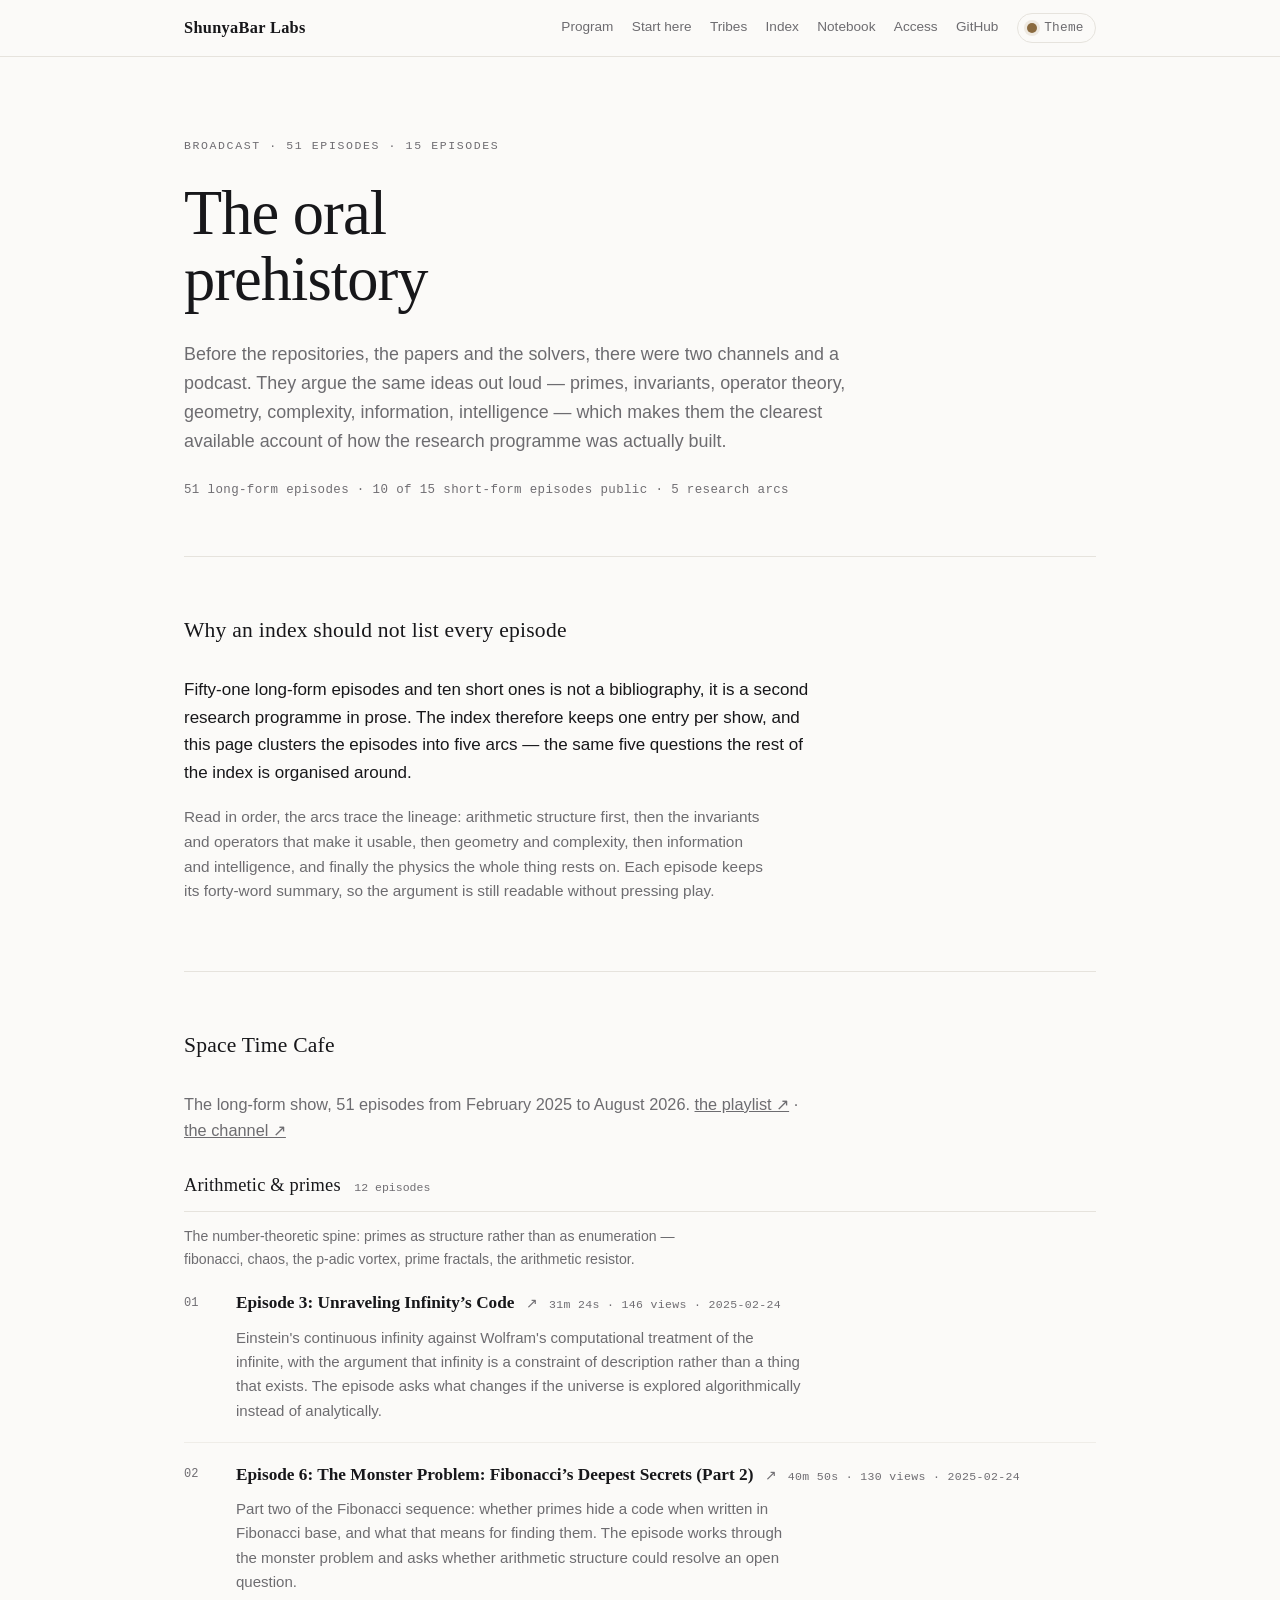
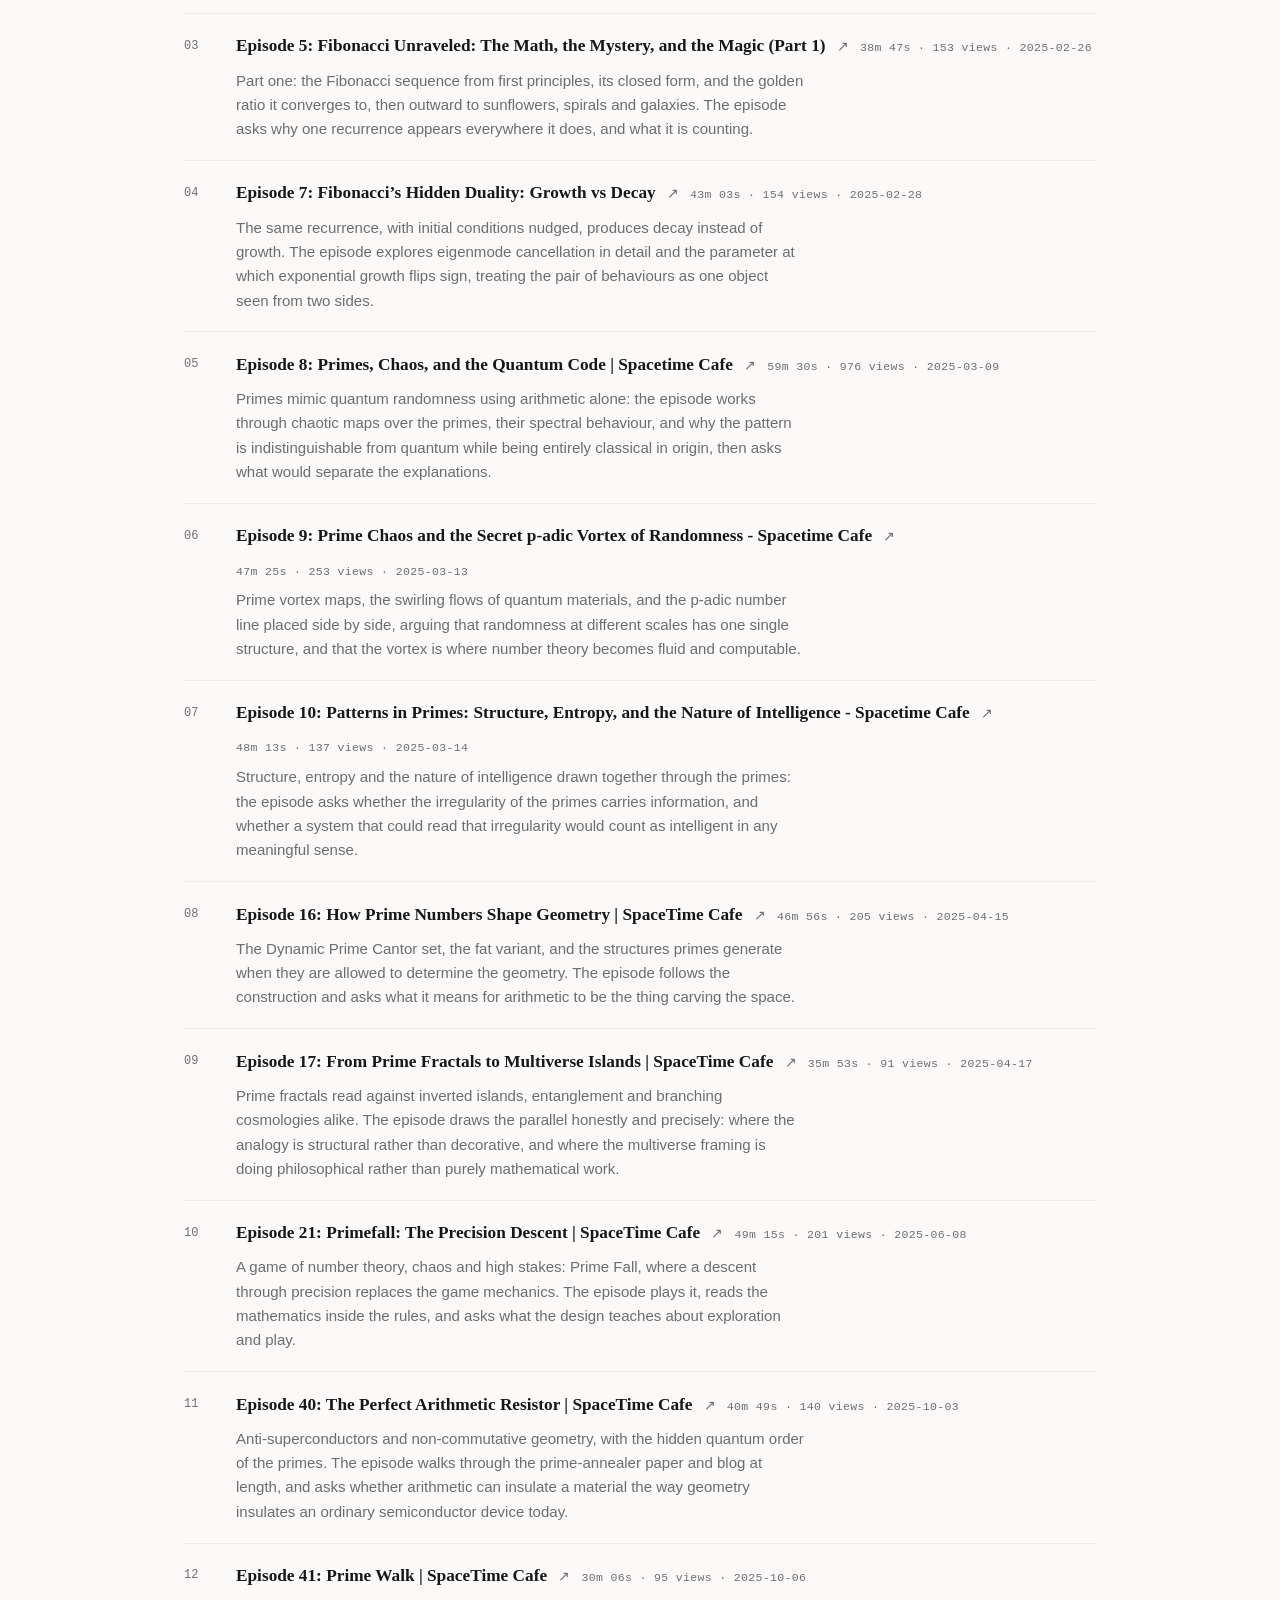
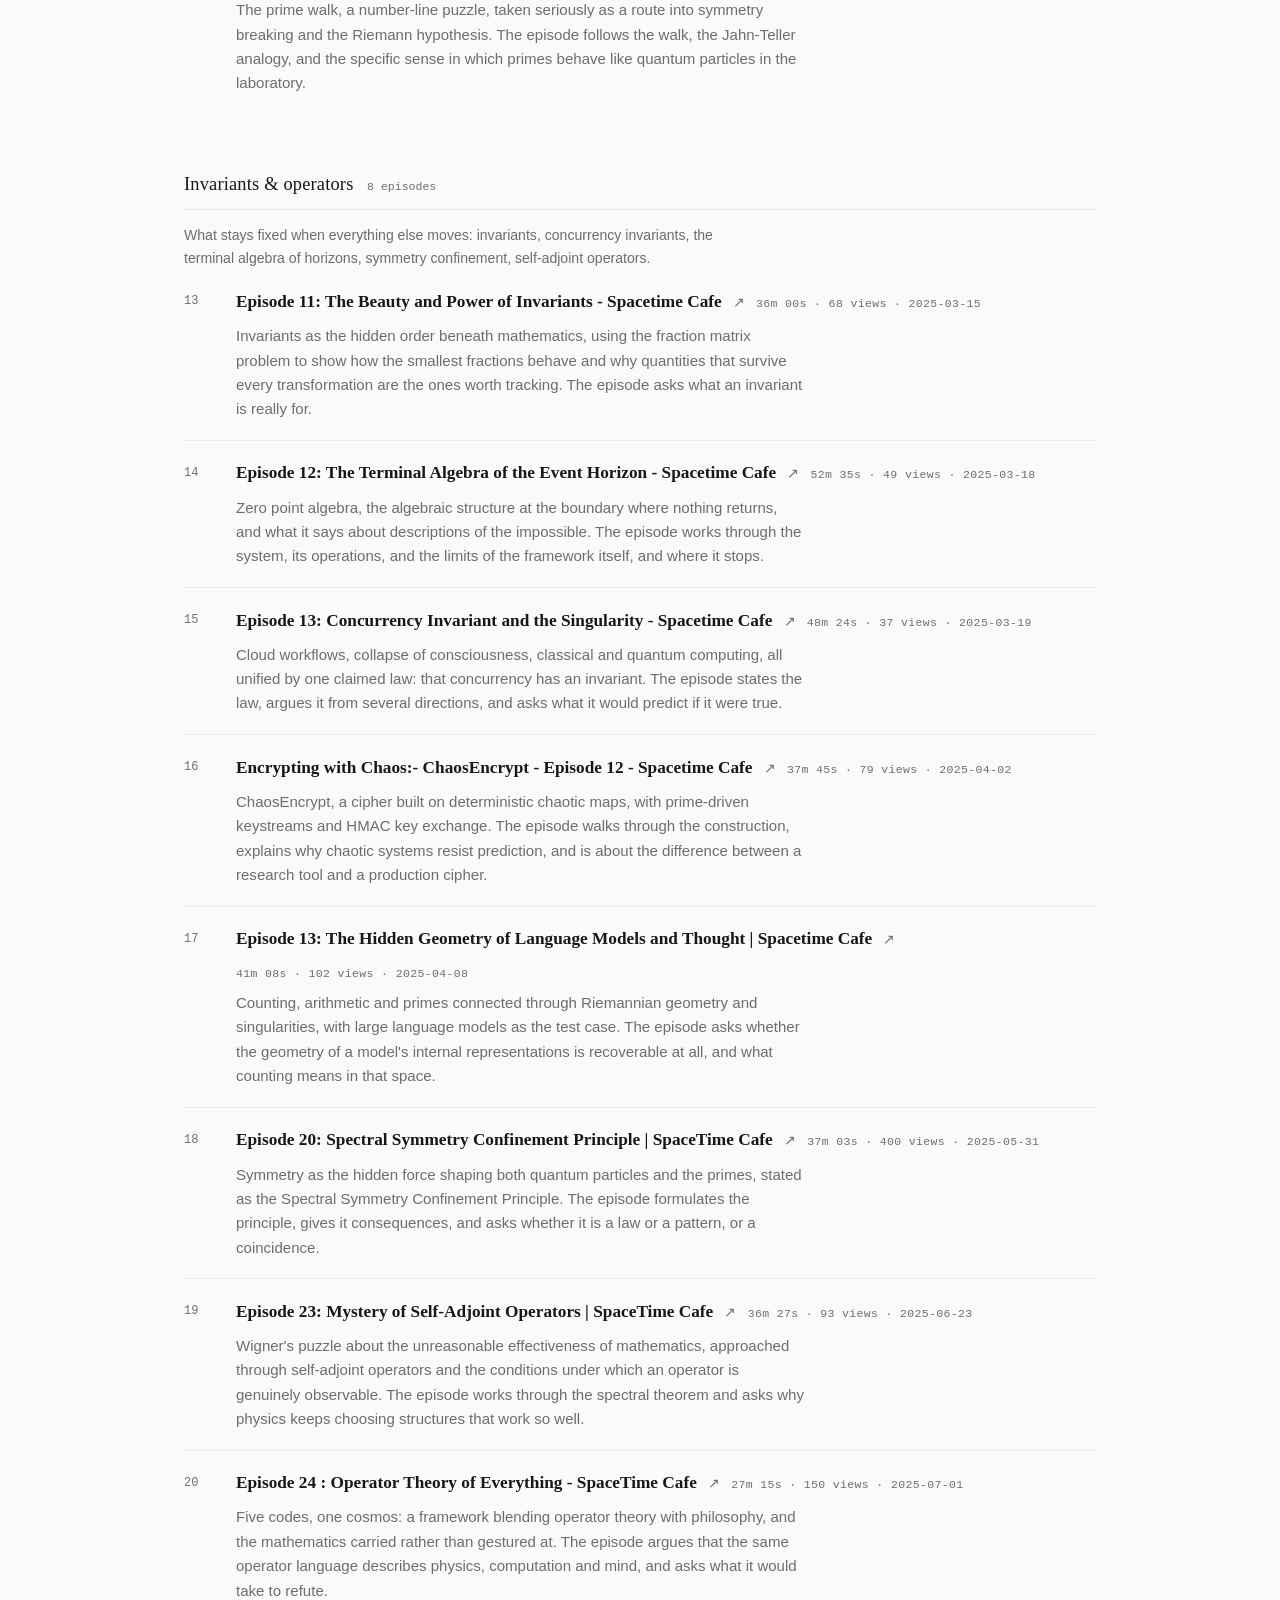
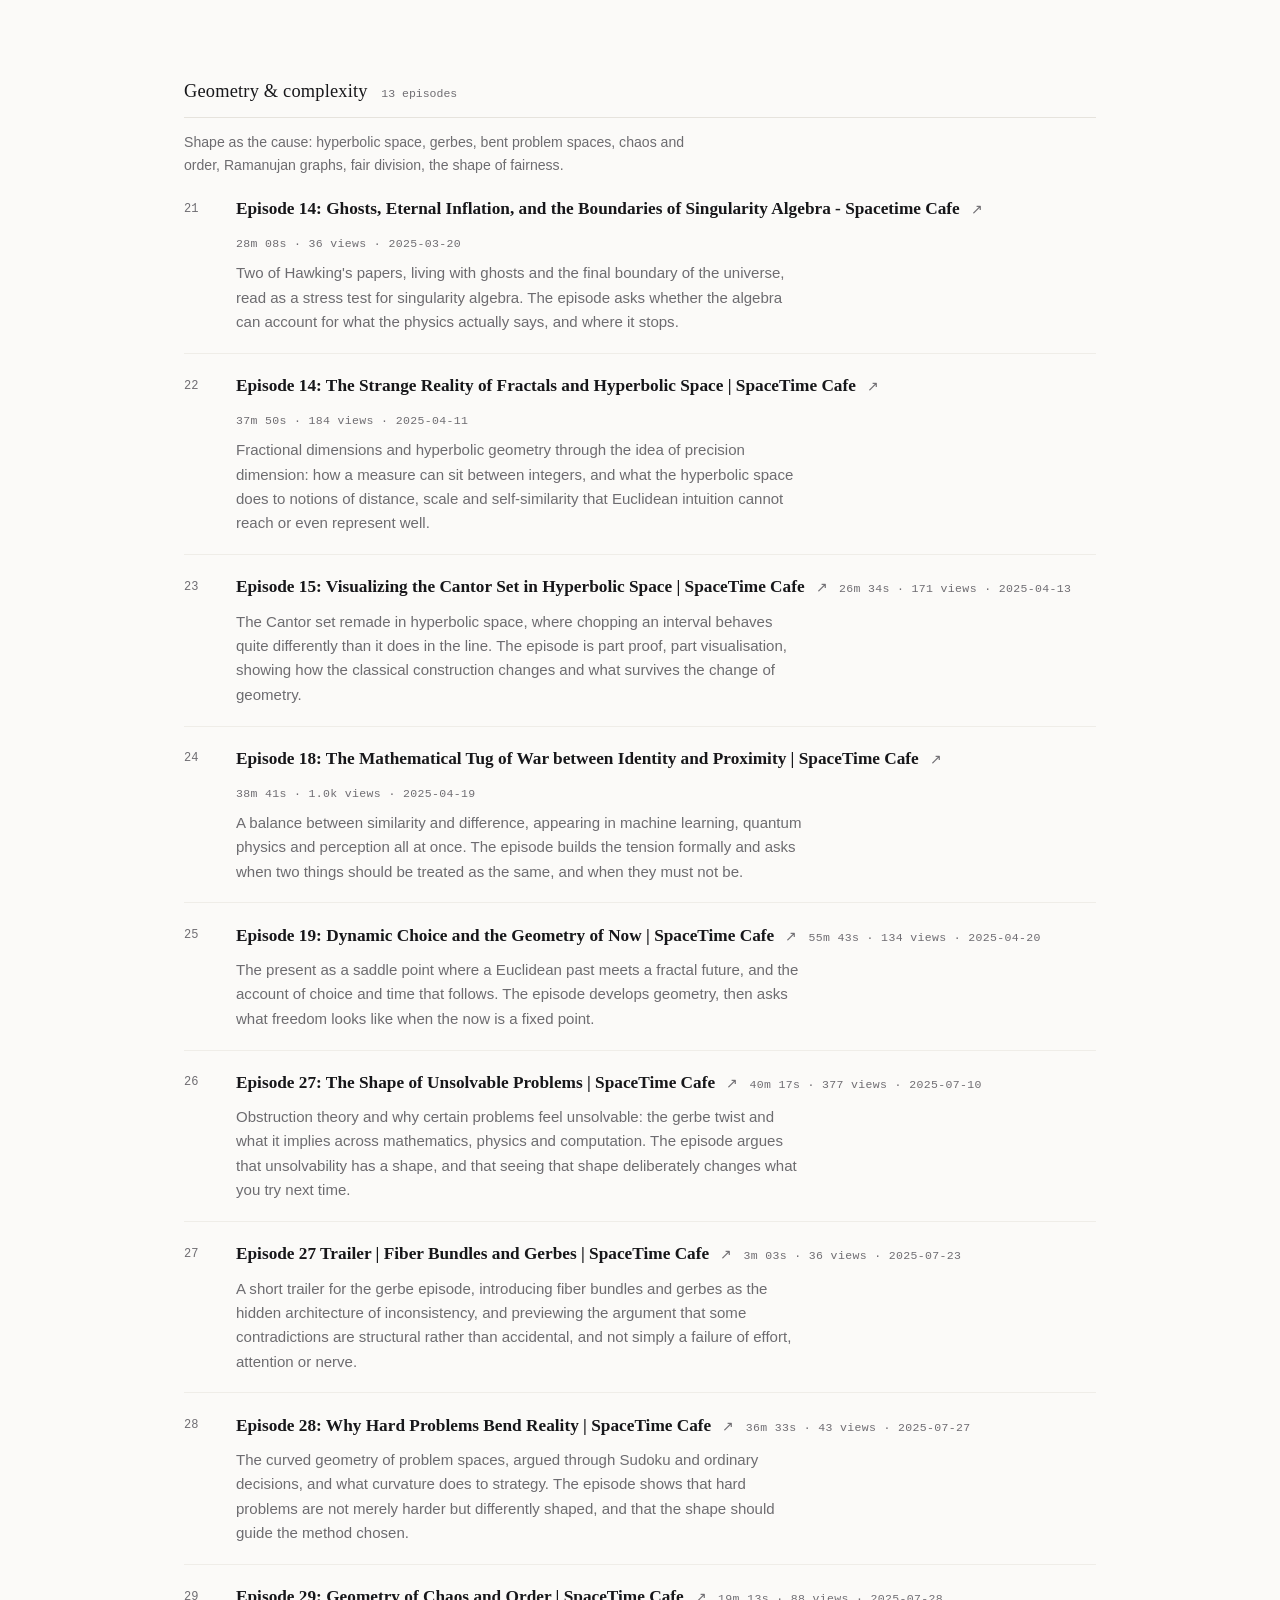
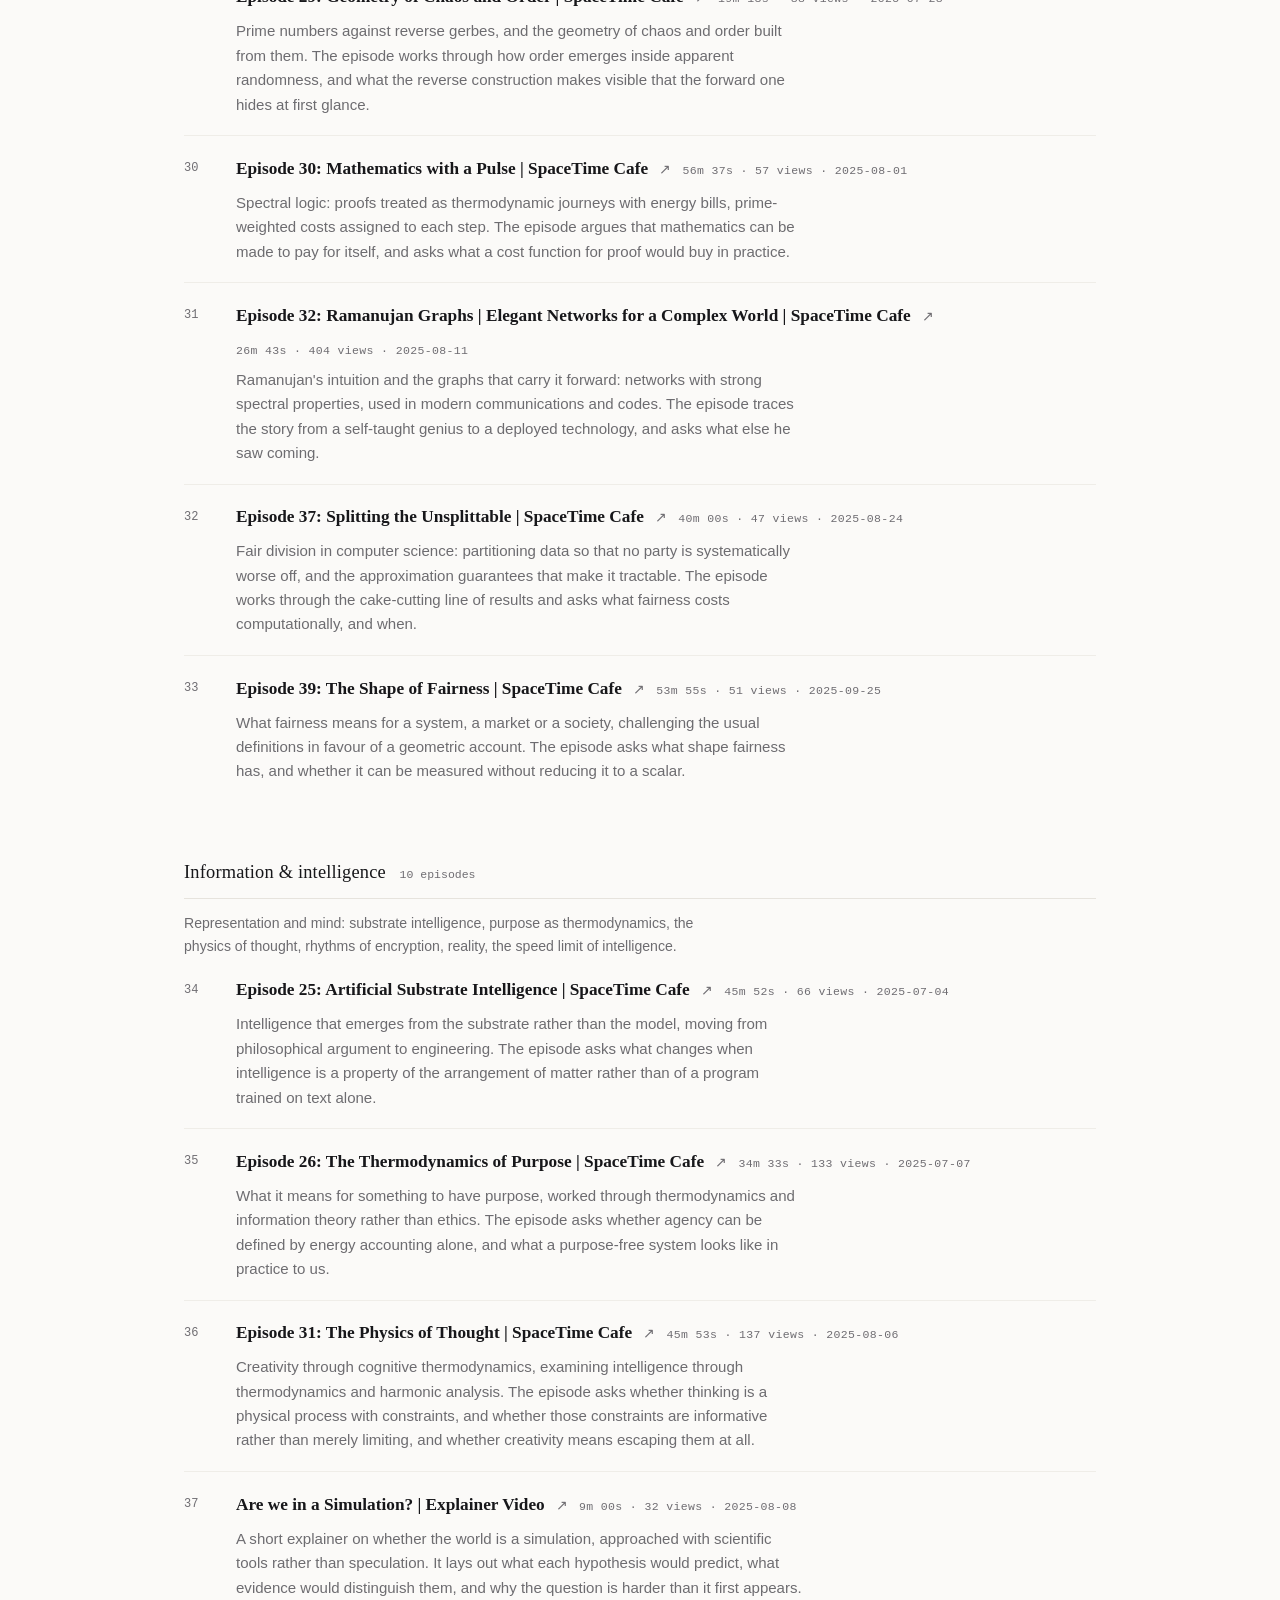
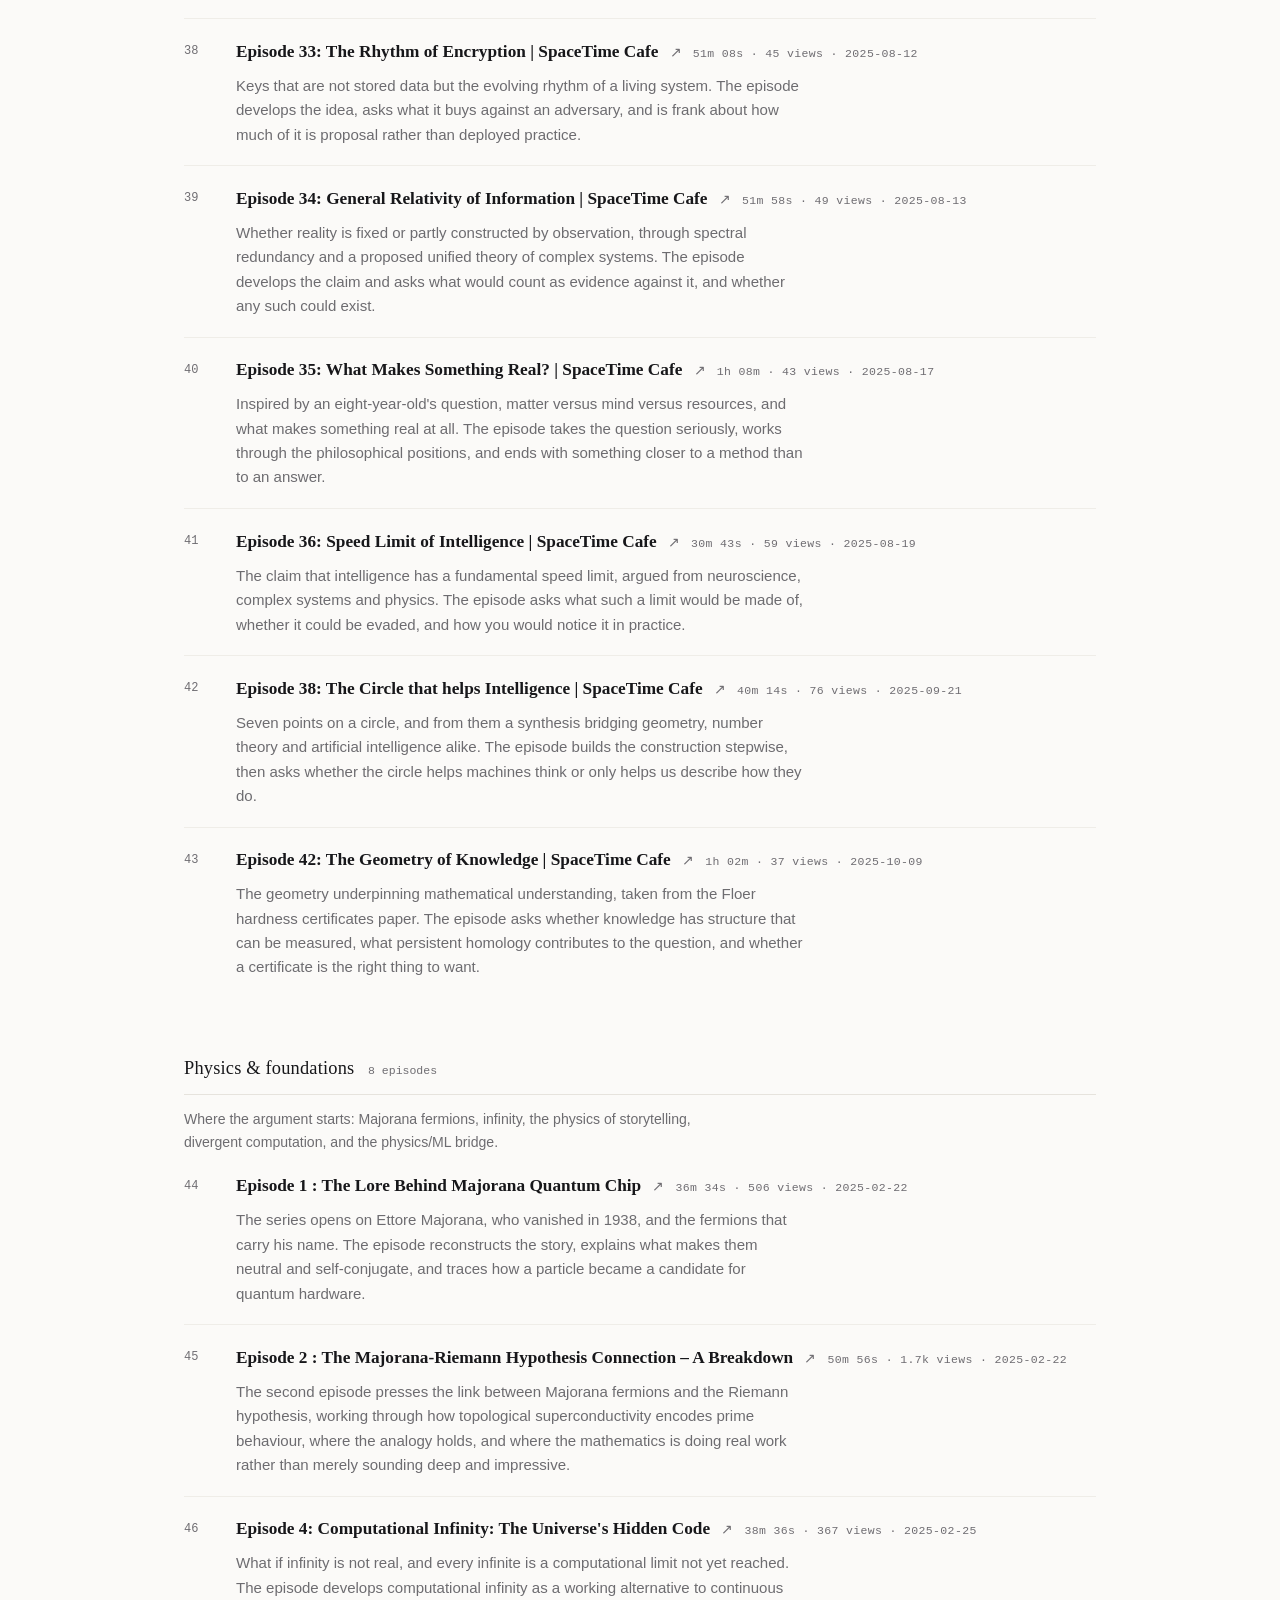
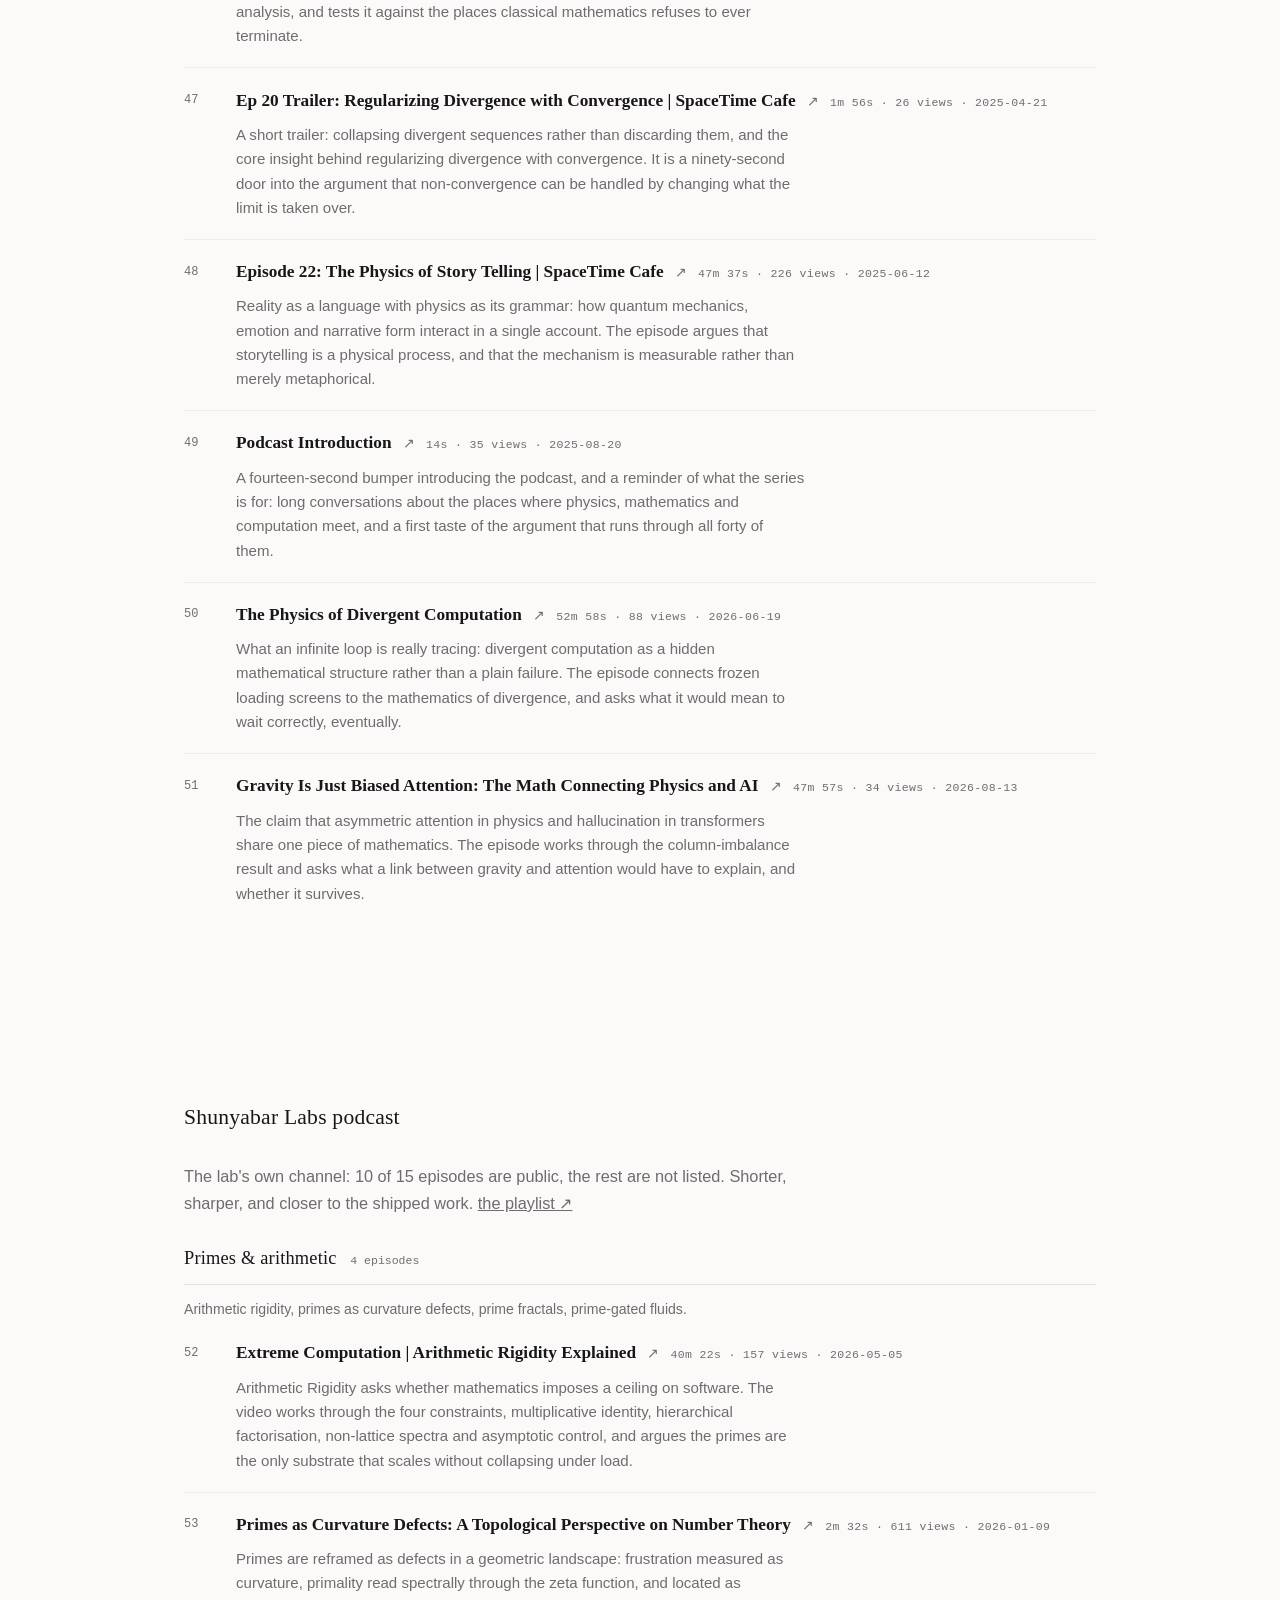
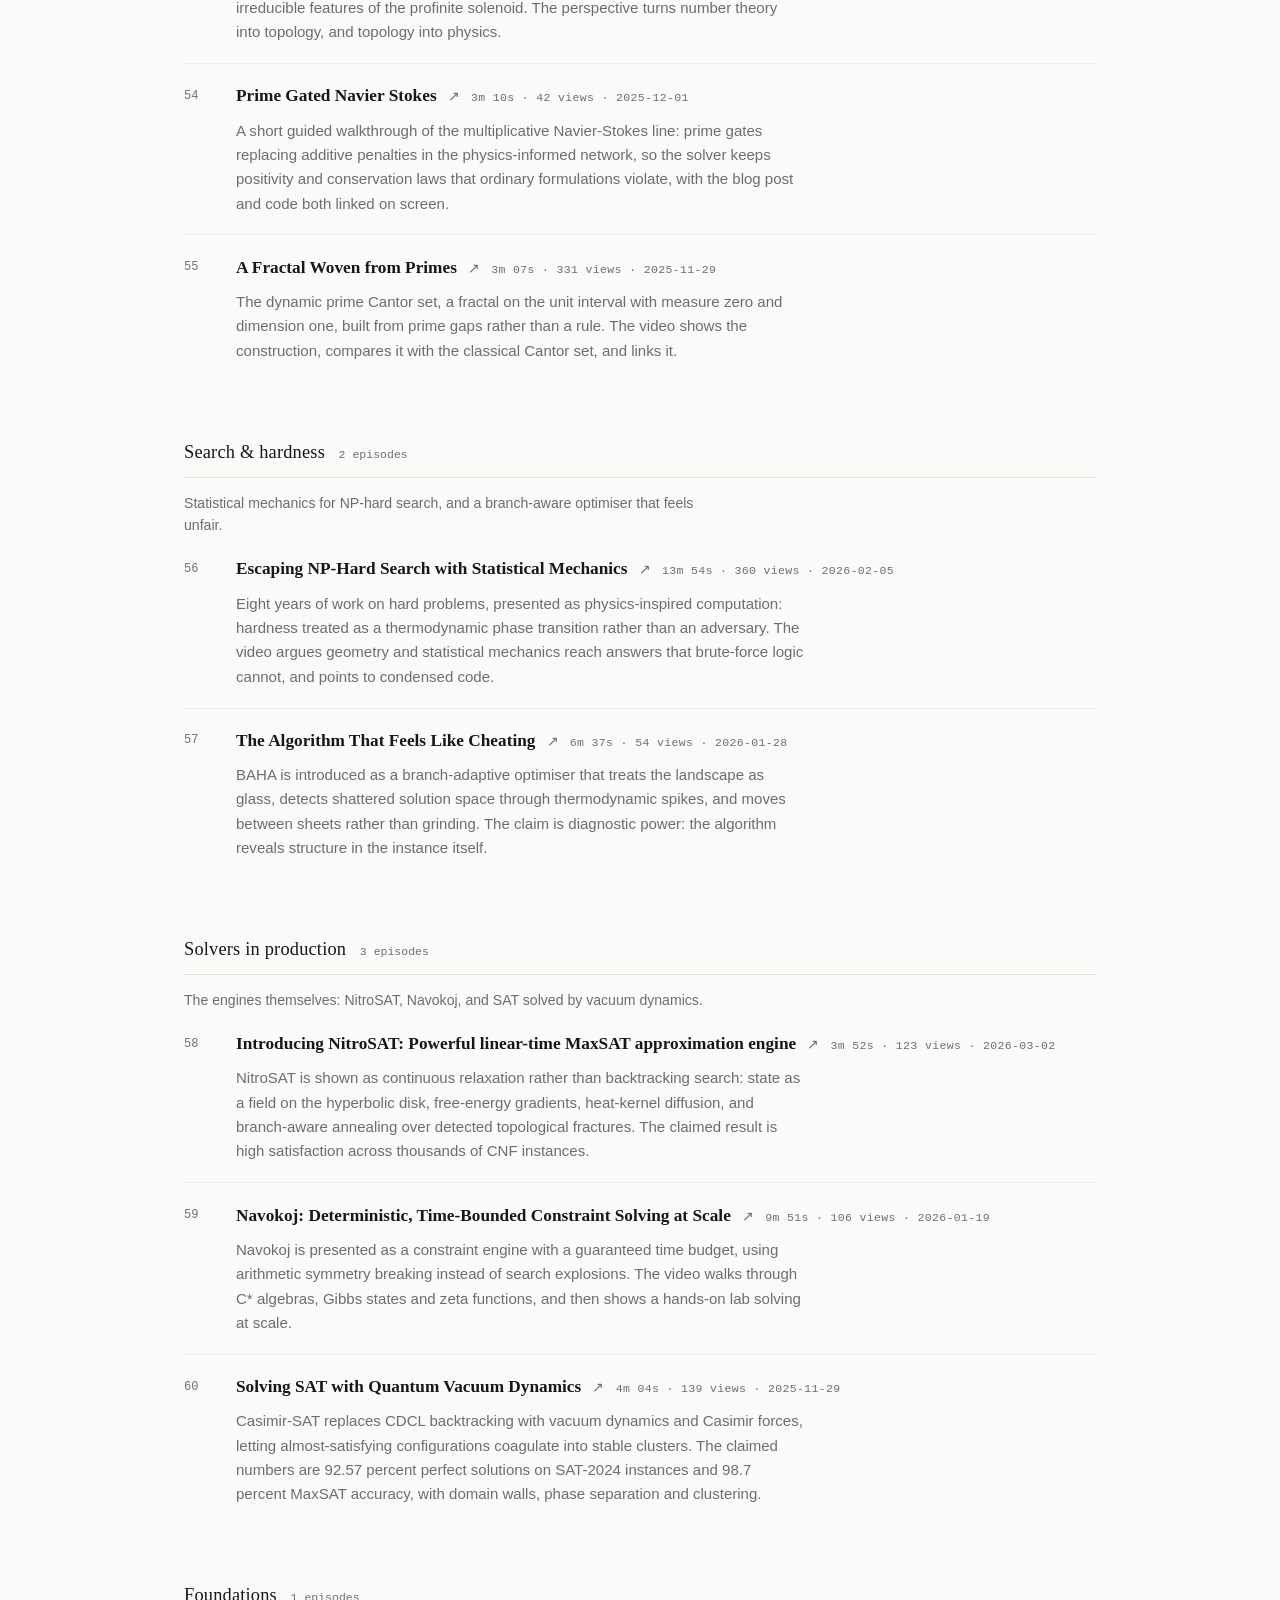
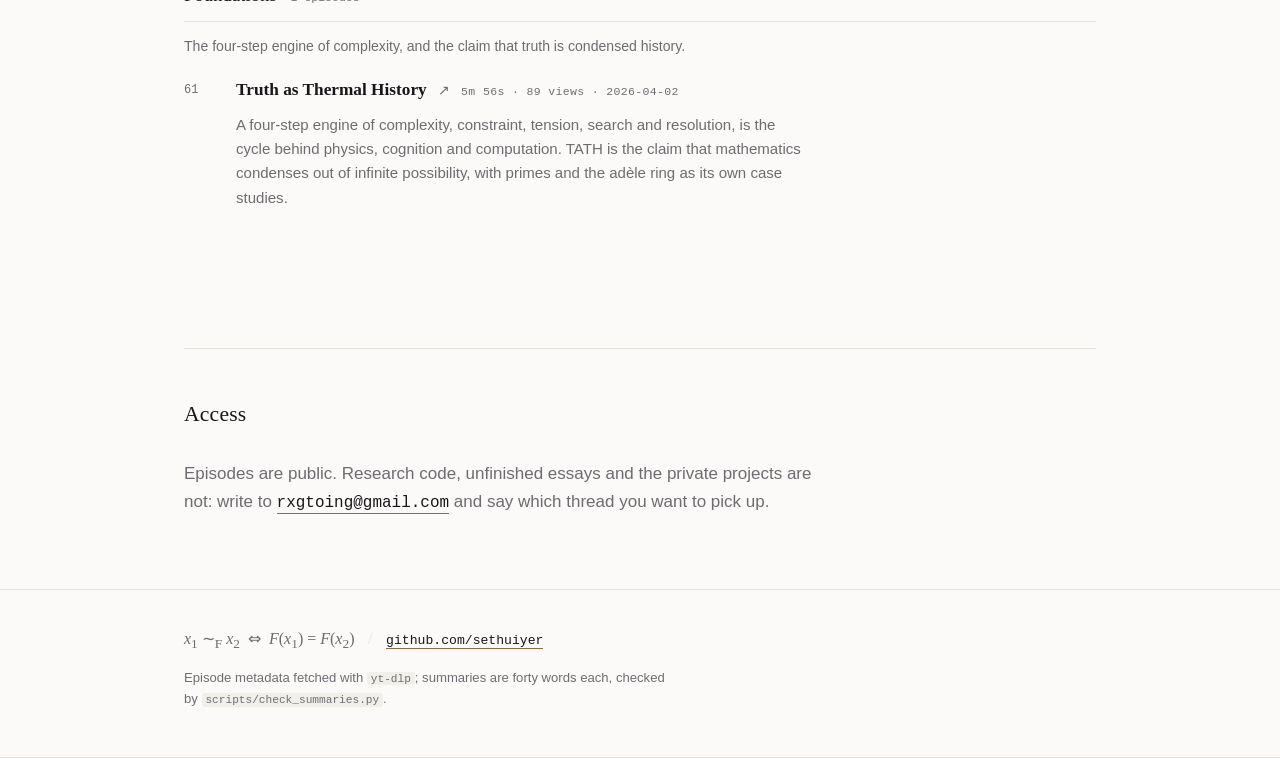
<file: broadcast.html>
<!DOCTYPE html>
<html lang="en" data-theme="auto">
<head>
<meta charset="utf-8">
<meta name="viewport" content="width=device-width, initial-scale=1">
<title>Broadcast — ShunyaBar Labs</title>
<meta name="description" content="The oral prehistory of ShunyaBar Labs: Space Time Cafe and the Shunyabar Labs podcast, clustered into five research arcs.">
<link rel="icon" href="assets/favicon.svg" type="image/svg+xml">
<link rel="stylesheet" href="assets/style.css">
<script src="assets/theme.js"></script>
</head>
<body>
<a class="skip" href="#main">Skip to content</a>

<header class="site">
  <div class="wrap bar">
    <a class="wordmark" href="index.html">ShunyaBar&nbsp;Labs</a>
    <nav class="nav">
      <a href="index.html#program">Program</a>
      <a href="index.html#start">Start here</a>
      <a href="index.html#tribes">Tribes</a>
      <a href="index.html#index">Index</a>
      <a href="notebook.html">Notebook</a>
      <a href="index.html#access">Access</a>
      <a href="https://github.com/sethuiyer" rel="noopener">GitHub</a>
      <button id="theme-toggle" type="button" aria-label="Toggle colour theme">
        <span class="dot"></span><span class="label">Theme</span>
      </button>
    </nav>
  </div>
</header>

<main id="main" class="wrap">

  <section class="hero">
    <p class="eyebrow">Broadcast · 51 episodes · 15 episodes</p>
    <h1>The oral<br>prehistory</h1>
    <p class="lede">
      Before the repositories, the papers and the solvers, there were two channels and a
      podcast. They argue the same ideas out loud — primes, invariants, operator theory,
      geometry, complexity, information, intelligence — which makes them the clearest
      available account of how the research programme was actually built.
    </p>
    <p class="counts">51 long-form episodes &middot; 10 of 15 short-form episodes public &middot; 5 research arcs</p>
  </section>

  <section class="program">
    <h2>Why an index should not list every episode</h2>
    <p>
      Fifty-one long-form episodes and ten short ones is not a bibliography, it is a second
      research programme in prose. The index therefore keeps one entry per show, and this
      page clusters the episodes into five arcs — the same five questions the rest of the
      index is organised around.
    </p>
    <p class="aside">
      Read in order, the arcs trace the lineage: arithmetic structure first, then the
      invariants and operators that make it usable, then geometry and complexity, then
      information and intelligence, and finally the physics the whole thing rests on.
      Each episode keeps its forty-word summary, so the argument is still readable without
      pressing play.
    </p>
  </section>

  <section id="stc" class="index">
    <h2>Space Time Cafe</h2>
    <p class="lede-small">
      The long-form show, 51 episodes from February 2025 to August 2026.
      <a href="https://www.youtube.com/playlist?list=PLUPyripldgZb2ZKSJOQ6p1DO3oCk9yT6G" rel="noopener">the playlist &#8599;</a>
      &middot;
      <a href="https://www.youtube.com/@SethuIyer95" rel="noopener">the channel &#8599;</a>
    </p>
    <section class="group" id="arc-arithmetic">
      <div class="group-head">
        <h2>Arithmetic &amp; primes</h2>
        <span class="count">12 episodes</span>
      </div>
      <p class="group-note">The number-theoretic spine: primes as structure rather than as enumeration — fibonacci, chaos, the p-adic vortex, prime fractals, the arithmetic resistor.</p>
      <article class="entry">
        <span class="num">01</span>
        <div>
          <h3 class="entry-title">
            <a href="https://www.youtube.com/watch?v=PJB5v1wseRc" rel="noopener">Episode 3: Unraveling Infinity’s Code</a>
            <span class="arrow" aria-hidden="true">&#8599;</span>
            <span class="meta">31m 24s &middot; 146 views &middot; 2025-02-24</span>
          </h3>
          <p class="summary">Einstein&#x27;s continuous infinity against Wolfram&#x27;s computational treatment of the infinite, with the argument that infinity is a constraint of description rather than a thing that exists. The episode asks what changes if the universe is explored algorithmically instead of analytically.</p>
        </div>
      </article>
      <article class="entry">
        <span class="num">02</span>
        <div>
          <h3 class="entry-title">
            <a href="https://www.youtube.com/watch?v=YvNBkF5KM2c" rel="noopener">Episode 6: The Monster Problem: Fibonacci’s Deepest Secrets (Part 2)</a>
            <span class="arrow" aria-hidden="true">&#8599;</span>
            <span class="meta">40m 50s &middot; 130 views &middot; 2025-02-24</span>
          </h3>
          <p class="summary">Part two of the Fibonacci sequence: whether primes hide a code when written in Fibonacci base, and what that means for finding them. The episode works through the monster problem and asks whether arithmetic structure could resolve an open question.</p>
        </div>
      </article>
      <article class="entry">
        <span class="num">03</span>
        <div>
          <h3 class="entry-title">
            <a href="https://www.youtube.com/watch?v=4UJt391PMqY" rel="noopener">Episode 5: Fibonacci Unraveled: The Math, the Mystery, and the Magic (Part 1)</a>
            <span class="arrow" aria-hidden="true">&#8599;</span>
            <span class="meta">38m 47s &middot; 153 views &middot; 2025-02-26</span>
          </h3>
          <p class="summary">Part one: the Fibonacci sequence from first principles, its closed form, and the golden ratio it converges to, then outward to sunflowers, spirals and galaxies. The episode asks why one recurrence appears everywhere it does, and what it is counting.</p>
        </div>
      </article>
      <article class="entry">
        <span class="num">04</span>
        <div>
          <h3 class="entry-title">
            <a href="https://www.youtube.com/watch?v=h1iDDU50ZKc" rel="noopener">Episode 7: Fibonacci’s Hidden Duality: Growth vs Decay</a>
            <span class="arrow" aria-hidden="true">&#8599;</span>
            <span class="meta">43m 03s &middot; 154 views &middot; 2025-02-28</span>
          </h3>
          <p class="summary">The same recurrence, with initial conditions nudged, produces decay instead of growth. The episode explores eigenmode cancellation in detail and the parameter at which exponential growth flips sign, treating the pair of behaviours as one object seen from two sides.</p>
        </div>
      </article>
      <article class="entry">
        <span class="num">05</span>
        <div>
          <h3 class="entry-title">
            <a href="https://www.youtube.com/watch?v=Ooh_ZKH93gw" rel="noopener">Episode 8: Primes, Chaos, and the Quantum Code | Spacetime Cafe</a>
            <span class="arrow" aria-hidden="true">&#8599;</span>
            <span class="meta">59m 30s &middot; 976 views &middot; 2025-03-09</span>
          </h3>
          <p class="summary">Primes mimic quantum randomness using arithmetic alone: the episode works through chaotic maps over the primes, their spectral behaviour, and why the pattern is indistinguishable from quantum while being entirely classical in origin, then asks what would separate the explanations.</p>
        </div>
      </article>
      <article class="entry">
        <span class="num">06</span>
        <div>
          <h3 class="entry-title">
            <a href="https://www.youtube.com/watch?v=Sfr95nLoUAM" rel="noopener">Episode 9: Prime Chaos and the Secret p-adic Vortex of Randomness - Spacetime Cafe</a>
            <span class="arrow" aria-hidden="true">&#8599;</span>
            <span class="meta">47m 25s &middot; 253 views &middot; 2025-03-13</span>
          </h3>
          <p class="summary">Prime vortex maps, the swirling flows of quantum materials, and the p-adic number line placed side by side, arguing that randomness at different scales has one single structure, and that the vortex is where number theory becomes fluid and computable.</p>
        </div>
      </article>
      <article class="entry">
        <span class="num">07</span>
        <div>
          <h3 class="entry-title">
            <a href="https://www.youtube.com/watch?v=6Yl0xU32ncg" rel="noopener">Episode 10: Patterns in Primes: Structure, Entropy, and the Nature of Intelligence - Spacetime Cafe</a>
            <span class="arrow" aria-hidden="true">&#8599;</span>
            <span class="meta">48m 13s &middot; 137 views &middot; 2025-03-14</span>
          </h3>
          <p class="summary">Structure, entropy and the nature of intelligence drawn together through the primes: the episode asks whether the irregularity of the primes carries information, and whether a system that could read that irregularity would count as intelligent in any meaningful sense.</p>
        </div>
      </article>
      <article class="entry">
        <span class="num">08</span>
        <div>
          <h3 class="entry-title">
            <a href="https://www.youtube.com/watch?v=ooT7DbpX4Lc" rel="noopener">Episode 16: How Prime Numbers Shape Geometry | SpaceTime Cafe</a>
            <span class="arrow" aria-hidden="true">&#8599;</span>
            <span class="meta">46m 56s &middot; 205 views &middot; 2025-04-15</span>
          </h3>
          <p class="summary">The Dynamic Prime Cantor set, the fat variant, and the structures primes generate when they are allowed to determine the geometry. The episode follows the construction and asks what it means for arithmetic to be the thing carving the space.</p>
        </div>
      </article>
      <article class="entry">
        <span class="num">09</span>
        <div>
          <h3 class="entry-title">
            <a href="https://www.youtube.com/watch?v=po6ofgGcF4o" rel="noopener">Episode 17: From Prime Fractals to Multiverse Islands | SpaceTime Cafe</a>
            <span class="arrow" aria-hidden="true">&#8599;</span>
            <span class="meta">35m 53s &middot; 91 views &middot; 2025-04-17</span>
          </h3>
          <p class="summary">Prime fractals read against inverted islands, entanglement and branching cosmologies alike. The episode draws the parallel honestly and precisely: where the analogy is structural rather than decorative, and where the multiverse framing is doing philosophical rather than purely mathematical work.</p>
        </div>
      </article>
      <article class="entry">
        <span class="num">10</span>
        <div>
          <h3 class="entry-title">
            <a href="https://www.youtube.com/watch?v=Jcu8BoKnIEc" rel="noopener">Episode 21: Primefall: The Precision Descent | SpaceTime Cafe</a>
            <span class="arrow" aria-hidden="true">&#8599;</span>
            <span class="meta">49m 15s &middot; 201 views &middot; 2025-06-08</span>
          </h3>
          <p class="summary">A game of number theory, chaos and high stakes: Prime Fall, where a descent through precision replaces the game mechanics. The episode plays it, reads the mathematics inside the rules, and asks what the design teaches about exploration and play.</p>
        </div>
      </article>
      <article class="entry">
        <span class="num">11</span>
        <div>
          <h3 class="entry-title">
            <a href="https://www.youtube.com/watch?v=rcum4C48efc" rel="noopener">Episode 40: The Perfect Arithmetic Resistor | SpaceTime Cafe</a>
            <span class="arrow" aria-hidden="true">&#8599;</span>
            <span class="meta">40m 49s &middot; 140 views &middot; 2025-10-03</span>
          </h3>
          <p class="summary">Anti-superconductors and non-commutative geometry, with the hidden quantum order of the primes. The episode walks through the prime-annealer paper and blog at length, and asks whether arithmetic can insulate a material the way geometry insulates an ordinary semiconductor device today.</p>
        </div>
      </article>
      <article class="entry">
        <span class="num">12</span>
        <div>
          <h3 class="entry-title">
            <a href="https://www.youtube.com/watch?v=kGQT5g-Rh5Q" rel="noopener">Episode 41: Prime Walk | SpaceTime Cafe</a>
            <span class="arrow" aria-hidden="true">&#8599;</span>
            <span class="meta">30m 06s &middot; 95 views &middot; 2025-10-06</span>
          </h3>
          <p class="summary">The prime walk, a number-line puzzle, taken seriously as a route into symmetry breaking and the Riemann hypothesis. The episode follows the walk, the Jahn-Teller analogy, and the specific sense in which primes behave like quantum particles in the laboratory.</p>
        </div>
      </article>
    </section>

    <section class="group" id="arc-invariants">
      <div class="group-head">
        <h2>Invariants &amp; operators</h2>
        <span class="count">8 episodes</span>
      </div>
      <p class="group-note">What stays fixed when everything else moves: invariants, concurrency invariants, the terminal algebra of horizons, symmetry confinement, self-adjoint operators.</p>
      <article class="entry">
        <span class="num">13</span>
        <div>
          <h3 class="entry-title">
            <a href="https://www.youtube.com/watch?v=4kD8QYopRzo" rel="noopener">Episode 11: The Beauty and Power of Invariants - Spacetime Cafe</a>
            <span class="arrow" aria-hidden="true">&#8599;</span>
            <span class="meta">36m 00s &middot; 68 views &middot; 2025-03-15</span>
          </h3>
          <p class="summary">Invariants as the hidden order beneath mathematics, using the fraction matrix problem to show how the smallest fractions behave and why quantities that survive every transformation are the ones worth tracking. The episode asks what an invariant is really for.</p>
        </div>
      </article>
      <article class="entry">
        <span class="num">14</span>
        <div>
          <h3 class="entry-title">
            <a href="https://www.youtube.com/watch?v=_0YwATNqVtA" rel="noopener">Episode 12: The Terminal Algebra of the Event Horizon - Spacetime Cafe</a>
            <span class="arrow" aria-hidden="true">&#8599;</span>
            <span class="meta">52m 35s &middot; 49 views &middot; 2025-03-18</span>
          </h3>
          <p class="summary">Zero point algebra, the algebraic structure at the boundary where nothing returns, and what it says about descriptions of the impossible. The episode works through the system, its operations, and the limits of the framework itself, and where it stops.</p>
        </div>
      </article>
      <article class="entry">
        <span class="num">15</span>
        <div>
          <h3 class="entry-title">
            <a href="https://www.youtube.com/watch?v=Bo97bv65t5I" rel="noopener">Episode 13:  Concurrency Invariant and the Singularity - Spacetime Cafe</a>
            <span class="arrow" aria-hidden="true">&#8599;</span>
            <span class="meta">48m 24s &middot; 37 views &middot; 2025-03-19</span>
          </h3>
          <p class="summary">Cloud workflows, collapse of consciousness, classical and quantum computing, all unified by one claimed law: that concurrency has an invariant. The episode states the law, argues it from several directions, and asks what it would predict if it were true.</p>
        </div>
      </article>
      <article class="entry">
        <span class="num">16</span>
        <div>
          <h3 class="entry-title">
            <a href="https://www.youtube.com/watch?v=HYqV51qNAWE" rel="noopener">Encrypting with Chaos:- ChaosEncrypt - Episode 12 - Spacetime Cafe</a>
            <span class="arrow" aria-hidden="true">&#8599;</span>
            <span class="meta">37m 45s &middot; 79 views &middot; 2025-04-02</span>
          </h3>
          <p class="summary">ChaosEncrypt, a cipher built on deterministic chaotic maps, with prime-driven keystreams and HMAC key exchange. The episode walks through the construction, explains why chaotic systems resist prediction, and is about the difference between a research tool and a production cipher.</p>
        </div>
      </article>
      <article class="entry">
        <span class="num">17</span>
        <div>
          <h3 class="entry-title">
            <a href="https://www.youtube.com/watch?v=JXCvWEc_MWY" rel="noopener">Episode 13: The Hidden Geometry of Language Models and Thought | Spacetime Cafe</a>
            <span class="arrow" aria-hidden="true">&#8599;</span>
            <span class="meta">41m 08s &middot; 102 views &middot; 2025-04-08</span>
          </h3>
          <p class="summary">Counting, arithmetic and primes connected through Riemannian geometry and singularities, with large language models as the test case. The episode asks whether the geometry of a model&#x27;s internal representations is recoverable at all, and what counting means in that space.</p>
        </div>
      </article>
      <article class="entry">
        <span class="num">18</span>
        <div>
          <h3 class="entry-title">
            <a href="https://www.youtube.com/watch?v=nSFq1ny83bU" rel="noopener">Episode 20: Spectral Symmetry Confinement Principle | SpaceTime Cafe</a>
            <span class="arrow" aria-hidden="true">&#8599;</span>
            <span class="meta">37m 03s &middot; 400 views &middot; 2025-05-31</span>
          </h3>
          <p class="summary">Symmetry as the hidden force shaping both quantum particles and the primes, stated as the Spectral Symmetry Confinement Principle. The episode formulates the principle, gives it consequences, and asks whether it is a law or a pattern, or a coincidence.</p>
        </div>
      </article>
      <article class="entry">
        <span class="num">19</span>
        <div>
          <h3 class="entry-title">
            <a href="https://www.youtube.com/watch?v=Y4avF7bnFoE" rel="noopener">Episode 23: Mystery of Self-Adjoint Operators | SpaceTime Cafe</a>
            <span class="arrow" aria-hidden="true">&#8599;</span>
            <span class="meta">36m 27s &middot; 93 views &middot; 2025-06-23</span>
          </h3>
          <p class="summary">Wigner&#x27;s puzzle about the unreasonable effectiveness of mathematics, approached through self-adjoint operators and the conditions under which an operator is genuinely observable. The episode works through the spectral theorem and asks why physics keeps choosing structures that work so well.</p>
        </div>
      </article>
      <article class="entry">
        <span class="num">20</span>
        <div>
          <h3 class="entry-title">
            <a href="https://www.youtube.com/watch?v=gGG_wATUVh4" rel="noopener">Episode 24 : Operator Theory of Everything -  SpaceTime Cafe</a>
            <span class="arrow" aria-hidden="true">&#8599;</span>
            <span class="meta">27m 15s &middot; 150 views &middot; 2025-07-01</span>
          </h3>
          <p class="summary">Five codes, one cosmos: a framework blending operator theory with philosophy, and the mathematics carried rather than gestured at. The episode argues that the same operator language describes physics, computation and mind, and asks what it would take to refute.</p>
        </div>
      </article>
    </section>

    <section class="group" id="arc-geometry">
      <div class="group-head">
        <h2>Geometry &amp; complexity</h2>
        <span class="count">13 episodes</span>
      </div>
      <p class="group-note">Shape as the cause: hyperbolic space, gerbes, bent problem spaces, chaos and order, Ramanujan graphs, fair division, the shape of fairness.</p>
      <article class="entry">
        <span class="num">21</span>
        <div>
          <h3 class="entry-title">
            <a href="https://www.youtube.com/watch?v=VT6C_GqeBmI" rel="noopener">Episode 14: Ghosts, Eternal Inflation, and the Boundaries of Singularity Algebra - Spacetime Cafe</a>
            <span class="arrow" aria-hidden="true">&#8599;</span>
            <span class="meta">28m 08s &middot; 36 views &middot; 2025-03-20</span>
          </h3>
          <p class="summary">Two of Hawking&#x27;s papers, living with ghosts and the final boundary of the universe, read as a stress test for singularity algebra. The episode asks whether the algebra can account for what the physics actually says, and where it stops.</p>
        </div>
      </article>
      <article class="entry">
        <span class="num">22</span>
        <div>
          <h3 class="entry-title">
            <a href="https://www.youtube.com/watch?v=3zpYjZtcwcY" rel="noopener">Episode 14: The Strange Reality of Fractals and Hyperbolic Space  | SpaceTime Cafe</a>
            <span class="arrow" aria-hidden="true">&#8599;</span>
            <span class="meta">37m 50s &middot; 184 views &middot; 2025-04-11</span>
          </h3>
          <p class="summary">Fractional dimensions and hyperbolic geometry through the idea of precision dimension: how a measure can sit between integers, and what the hyperbolic space does to notions of distance, scale and self-similarity that Euclidean intuition cannot reach or even represent well.</p>
        </div>
      </article>
      <article class="entry">
        <span class="num">23</span>
        <div>
          <h3 class="entry-title">
            <a href="https://www.youtube.com/watch?v=2h9Pqlr8mKk" rel="noopener">Episode 15: Visualizing the Cantor Set in Hyperbolic Space | SpaceTime Cafe</a>
            <span class="arrow" aria-hidden="true">&#8599;</span>
            <span class="meta">26m 34s &middot; 171 views &middot; 2025-04-13</span>
          </h3>
          <p class="summary">The Cantor set remade in hyperbolic space, where chopping an interval behaves quite differently than it does in the line. The episode is part proof, part visualisation, showing how the classical construction changes and what survives the change of geometry.</p>
        </div>
      </article>
      <article class="entry">
        <span class="num">24</span>
        <div>
          <h3 class="entry-title">
            <a href="https://www.youtube.com/watch?v=NHodSBlH50Y" rel="noopener">Episode 18: The Mathematical Tug of War between Identity and Proximity |  SpaceTime Cafe</a>
            <span class="arrow" aria-hidden="true">&#8599;</span>
            <span class="meta">38m 41s &middot; 1.0k views &middot; 2025-04-19</span>
          </h3>
          <p class="summary">A balance between similarity and difference, appearing in machine learning, quantum physics and perception all at once. The episode builds the tension formally and asks when two things should be treated as the same, and when they must not be.</p>
        </div>
      </article>
      <article class="entry">
        <span class="num">25</span>
        <div>
          <h3 class="entry-title">
            <a href="https://www.youtube.com/watch?v=uJNeFs0OjwA" rel="noopener">Episode 19: Dynamic Choice and the Geometry of Now | SpaceTime Cafe</a>
            <span class="arrow" aria-hidden="true">&#8599;</span>
            <span class="meta">55m 43s &middot; 134 views &middot; 2025-04-20</span>
          </h3>
          <p class="summary">The present as a saddle point where a Euclidean past meets a fractal future, and the account of choice and time that follows. The episode develops geometry, then asks what freedom looks like when the now is a fixed point.</p>
        </div>
      </article>
      <article class="entry">
        <span class="num">26</span>
        <div>
          <h3 class="entry-title">
            <a href="https://www.youtube.com/watch?v=p6qQ1EYfwWM" rel="noopener">Episode 27: The Shape of Unsolvable Problems | SpaceTime Cafe</a>
            <span class="arrow" aria-hidden="true">&#8599;</span>
            <span class="meta">40m 17s &middot; 377 views &middot; 2025-07-10</span>
          </h3>
          <p class="summary">Obstruction theory and why certain problems feel unsolvable: the gerbe twist and what it implies across mathematics, physics and computation. The episode argues that unsolvability has a shape, and that seeing that shape deliberately changes what you try next time.</p>
        </div>
      </article>
      <article class="entry">
        <span class="num">27</span>
        <div>
          <h3 class="entry-title">
            <a href="https://www.youtube.com/watch?v=Wt9j-tO8M3c" rel="noopener">Episode 27 Trailer | Fiber Bundles and Gerbes | SpaceTime Cafe</a>
            <span class="arrow" aria-hidden="true">&#8599;</span>
            <span class="meta">3m 03s &middot; 36 views &middot; 2025-07-23</span>
          </h3>
          <p class="summary">A short trailer for the gerbe episode, introducing fiber bundles and gerbes as the hidden architecture of inconsistency, and previewing the argument that some contradictions are structural rather than accidental, and not simply a failure of effort, attention or nerve.</p>
        </div>
      </article>
      <article class="entry">
        <span class="num">28</span>
        <div>
          <h3 class="entry-title">
            <a href="https://www.youtube.com/watch?v=Lu3kBF_Sw4k" rel="noopener">Episode 28: Why Hard Problems Bend Reality | SpaceTime Cafe</a>
            <span class="arrow" aria-hidden="true">&#8599;</span>
            <span class="meta">36m 33s &middot; 43 views &middot; 2025-07-27</span>
          </h3>
          <p class="summary">The curved geometry of problem spaces, argued through Sudoku and ordinary decisions, and what curvature does to strategy. The episode shows that hard problems are not merely harder but differently shaped, and that the shape should guide the method chosen.</p>
        </div>
      </article>
      <article class="entry">
        <span class="num">29</span>
        <div>
          <h3 class="entry-title">
            <a href="https://www.youtube.com/watch?v=NYuqE5p-BU8" rel="noopener">Episode 29: Geometry of Chaos and Order | SpaceTime Cafe</a>
            <span class="arrow" aria-hidden="true">&#8599;</span>
            <span class="meta">19m 13s &middot; 88 views &middot; 2025-07-28</span>
          </h3>
          <p class="summary">Prime numbers against reverse gerbes, and the geometry of chaos and order built from them. The episode works through how order emerges inside apparent randomness, and what the reverse construction makes visible that the forward one hides at first glance.</p>
        </div>
      </article>
      <article class="entry">
        <span class="num">30</span>
        <div>
          <h3 class="entry-title">
            <a href="https://www.youtube.com/watch?v=tG-efSP8meI" rel="noopener">Episode 30: Mathematics with a Pulse | SpaceTime Cafe</a>
            <span class="arrow" aria-hidden="true">&#8599;</span>
            <span class="meta">56m 37s &middot; 57 views &middot; 2025-08-01</span>
          </h3>
          <p class="summary">Spectral logic: proofs treated as thermodynamic journeys with energy bills, prime-weighted costs assigned to each step. The episode argues that mathematics can be made to pay for itself, and asks what a cost function for proof would buy in practice.</p>
        </div>
      </article>
      <article class="entry">
        <span class="num">31</span>
        <div>
          <h3 class="entry-title">
            <a href="https://www.youtube.com/watch?v=KViaJAbt82Y" rel="noopener">Episode 32: Ramanujan Graphs | Elegant Networks for a Complex World | SpaceTime Cafe</a>
            <span class="arrow" aria-hidden="true">&#8599;</span>
            <span class="meta">26m 43s &middot; 404 views &middot; 2025-08-11</span>
          </h3>
          <p class="summary">Ramanujan&#x27;s intuition and the graphs that carry it forward: networks with strong spectral properties, used in modern communications and codes. The episode traces the story from a self-taught genius to a deployed technology, and asks what else he saw coming.</p>
        </div>
      </article>
      <article class="entry">
        <span class="num">32</span>
        <div>
          <h3 class="entry-title">
            <a href="https://www.youtube.com/watch?v=TCYCI1Ijl-0" rel="noopener">Episode 37:  Splitting the Unsplittable  | SpaceTime Cafe</a>
            <span class="arrow" aria-hidden="true">&#8599;</span>
            <span class="meta">40m 00s &middot; 47 views &middot; 2025-08-24</span>
          </h3>
          <p class="summary">Fair division in computer science: partitioning data so that no party is systematically worse off, and the approximation guarantees that make it tractable. The episode works through the cake-cutting line of results and asks what fairness costs computationally, and when.</p>
        </div>
      </article>
      <article class="entry">
        <span class="num">33</span>
        <div>
          <h3 class="entry-title">
            <a href="https://www.youtube.com/watch?v=1b_uKRM8eMg" rel="noopener">Episode 39: The Shape of Fairness | SpaceTime Cafe</a>
            <span class="arrow" aria-hidden="true">&#8599;</span>
            <span class="meta">53m 55s &middot; 51 views &middot; 2025-09-25</span>
          </h3>
          <p class="summary">What fairness means for a system, a market or a society, challenging the usual definitions in favour of a geometric account. The episode asks what shape fairness has, and whether it can be measured without reducing it to a scalar.</p>
        </div>
      </article>
    </section>

    <section class="group" id="arc-information">
      <div class="group-head">
        <h2>Information &amp; intelligence</h2>
        <span class="count">10 episodes</span>
      </div>
      <p class="group-note">Representation and mind: substrate intelligence, purpose as thermodynamics, the physics of thought, rhythms of encryption, reality, the speed limit of intelligence.</p>
      <article class="entry">
        <span class="num">34</span>
        <div>
          <h3 class="entry-title">
            <a href="https://www.youtube.com/watch?v=1dQ2vadw-6s" rel="noopener">Episode 25: Artificial Substrate Intelligence | SpaceTime Cafe</a>
            <span class="arrow" aria-hidden="true">&#8599;</span>
            <span class="meta">45m 52s &middot; 66 views &middot; 2025-07-04</span>
          </h3>
          <p class="summary">Intelligence that emerges from the substrate rather than the model, moving from philosophical argument to engineering. The episode asks what changes when intelligence is a property of the arrangement of matter rather than of a program trained on text alone.</p>
        </div>
      </article>
      <article class="entry">
        <span class="num">35</span>
        <div>
          <h3 class="entry-title">
            <a href="https://www.youtube.com/watch?v=yIV-n3SPIWM" rel="noopener">Episode 26: The Thermodynamics of Purpose | SpaceTime Cafe</a>
            <span class="arrow" aria-hidden="true">&#8599;</span>
            <span class="meta">34m 33s &middot; 133 views &middot; 2025-07-07</span>
          </h3>
          <p class="summary">What it means for something to have purpose, worked through thermodynamics and information theory rather than ethics. The episode asks whether agency can be defined by energy accounting alone, and what a purpose-free system looks like in practice to us.</p>
        </div>
      </article>
      <article class="entry">
        <span class="num">36</span>
        <div>
          <h3 class="entry-title">
            <a href="https://www.youtube.com/watch?v=8X5_F8Y4ZhA" rel="noopener">Episode 31: The Physics of Thought | SpaceTime Cafe</a>
            <span class="arrow" aria-hidden="true">&#8599;</span>
            <span class="meta">45m 53s &middot; 137 views &middot; 2025-08-06</span>
          </h3>
          <p class="summary">Creativity through cognitive thermodynamics, examining intelligence through thermodynamics and harmonic analysis. The episode asks whether thinking is a physical process with constraints, and whether those constraints are informative rather than merely limiting, and whether creativity means escaping them at all.</p>
        </div>
      </article>
      <article class="entry">
        <span class="num">37</span>
        <div>
          <h3 class="entry-title">
            <a href="https://www.youtube.com/watch?v=0fnvuBTm3fM" rel="noopener">Are we in a Simulation? | Explainer Video</a>
            <span class="arrow" aria-hidden="true">&#8599;</span>
            <span class="meta">9m 00s &middot; 32 views &middot; 2025-08-08</span>
          </h3>
          <p class="summary">A short explainer on whether the world is a simulation, approached with scientific tools rather than speculation. It lays out what each hypothesis would predict, what evidence would distinguish them, and why the question is harder than it first appears.</p>
        </div>
      </article>
      <article class="entry">
        <span class="num">38</span>
        <div>
          <h3 class="entry-title">
            <a href="https://www.youtube.com/watch?v=7xA2FzufFYk" rel="noopener">Episode 33: The Rhythm of Encryption | SpaceTime Cafe</a>
            <span class="arrow" aria-hidden="true">&#8599;</span>
            <span class="meta">51m 08s &middot; 45 views &middot; 2025-08-12</span>
          </h3>
          <p class="summary">Keys that are not stored data but the evolving rhythm of a living system. The episode develops the idea, asks what it buys against an adversary, and is frank about how much of it is proposal rather than deployed practice.</p>
        </div>
      </article>
      <article class="entry">
        <span class="num">39</span>
        <div>
          <h3 class="entry-title">
            <a href="https://www.youtube.com/watch?v=uAIiKoDP7IU" rel="noopener">Episode 34: General Relativity of Information | SpaceTime Cafe</a>
            <span class="arrow" aria-hidden="true">&#8599;</span>
            <span class="meta">51m 58s &middot; 49 views &middot; 2025-08-13</span>
          </h3>
          <p class="summary">Whether reality is fixed or partly constructed by observation, through spectral redundancy and a proposed unified theory of complex systems. The episode develops the claim and asks what would count as evidence against it, and whether any such could exist.</p>
        </div>
      </article>
      <article class="entry">
        <span class="num">40</span>
        <div>
          <h3 class="entry-title">
            <a href="https://www.youtube.com/watch?v=p0wiwoMIsyg" rel="noopener">Episode 35: What Makes Something Real? | SpaceTime Cafe</a>
            <span class="arrow" aria-hidden="true">&#8599;</span>
            <span class="meta">1h 08m &middot; 43 views &middot; 2025-08-17</span>
          </h3>
          <p class="summary">Inspired by an eight-year-old&#x27;s question, matter versus mind versus resources, and what makes something real at all. The episode takes the question seriously, works through the philosophical positions, and ends with something closer to a method than to an answer.</p>
        </div>
      </article>
      <article class="entry">
        <span class="num">41</span>
        <div>
          <h3 class="entry-title">
            <a href="https://www.youtube.com/watch?v=rPucF88JMAM" rel="noopener">Episode 36: Speed Limit of Intelligence | SpaceTime Cafe</a>
            <span class="arrow" aria-hidden="true">&#8599;</span>
            <span class="meta">30m 43s &middot; 59 views &middot; 2025-08-19</span>
          </h3>
          <p class="summary">The claim that intelligence has a fundamental speed limit, argued from neuroscience, complex systems and physics. The episode asks what such a limit would be made of, whether it could be evaded, and how you would notice it in practice.</p>
        </div>
      </article>
      <article class="entry">
        <span class="num">42</span>
        <div>
          <h3 class="entry-title">
            <a href="https://www.youtube.com/watch?v=bBAEos4oy8I" rel="noopener">Episode 38: The Circle that helps Intelligence | SpaceTime Cafe</a>
            <span class="arrow" aria-hidden="true">&#8599;</span>
            <span class="meta">40m 14s &middot; 76 views &middot; 2025-09-21</span>
          </h3>
          <p class="summary">Seven points on a circle, and from them a synthesis bridging geometry, number theory and artificial intelligence alike. The episode builds the construction stepwise, then asks whether the circle helps machines think or only helps us describe how they do.</p>
        </div>
      </article>
      <article class="entry">
        <span class="num">43</span>
        <div>
          <h3 class="entry-title">
            <a href="https://www.youtube.com/watch?v=CVm01DM0jCw" rel="noopener">Episode 42: The Geometry of Knowledge | SpaceTime Cafe</a>
            <span class="arrow" aria-hidden="true">&#8599;</span>
            <span class="meta">1h 02m &middot; 37 views &middot; 2025-10-09</span>
          </h3>
          <p class="summary">The geometry underpinning mathematical understanding, taken from the Floer hardness certificates paper. The episode asks whether knowledge has structure that can be measured, what persistent homology contributes to the question, and whether a certificate is the right thing to want.</p>
        </div>
      </article>
    </section>

    <section class="group" id="arc-physics">
      <div class="group-head">
        <h2>Physics &amp; foundations</h2>
        <span class="count">8 episodes</span>
      </div>
      <p class="group-note">Where the argument starts: Majorana fermions, infinity, the physics of storytelling, divergent computation, and the physics/ML bridge.</p>
      <article class="entry">
        <span class="num">44</span>
        <div>
          <h3 class="entry-title">
            <a href="https://www.youtube.com/watch?v=mFOJihE49eE" rel="noopener">Episode 1 : The Lore Behind Majorana Quantum Chip</a>
            <span class="arrow" aria-hidden="true">&#8599;</span>
            <span class="meta">36m 34s &middot; 506 views &middot; 2025-02-22</span>
          </h3>
          <p class="summary">The series opens on Ettore Majorana, who vanished in 1938, and the fermions that carry his name. The episode reconstructs the story, explains what makes them neutral and self-conjugate, and traces how a particle became a candidate for quantum hardware.</p>
        </div>
      </article>
      <article class="entry">
        <span class="num">45</span>
        <div>
          <h3 class="entry-title">
            <a href="https://www.youtube.com/watch?v=cxMhh-0aysc" rel="noopener">Episode 2 : The Majorana-Riemann Hypothesis Connection – A Breakdown</a>
            <span class="arrow" aria-hidden="true">&#8599;</span>
            <span class="meta">50m 56s &middot; 1.7k views &middot; 2025-02-22</span>
          </h3>
          <p class="summary">The second episode presses the link between Majorana fermions and the Riemann hypothesis, working through how topological superconductivity encodes prime behaviour, where the analogy holds, and where the mathematics is doing real work rather than merely sounding deep and impressive.</p>
        </div>
      </article>
      <article class="entry">
        <span class="num">46</span>
        <div>
          <h3 class="entry-title">
            <a href="https://www.youtube.com/watch?v=xu27UFJ9ua0" rel="noopener">Episode 4: Computational Infinity: The Universe&#x27;s Hidden Code</a>
            <span class="arrow" aria-hidden="true">&#8599;</span>
            <span class="meta">38m 36s &middot; 367 views &middot; 2025-02-25</span>
          </h3>
          <p class="summary">What if infinity is not real, and every infinite is a computational limit not yet reached. The episode develops computational infinity as a working alternative to continuous analysis, and tests it against the places classical mathematics refuses to ever terminate.</p>
        </div>
      </article>
      <article class="entry">
        <span class="num">47</span>
        <div>
          <h3 class="entry-title">
            <a href="https://www.youtube.com/watch?v=0BymoGdJwkQ" rel="noopener">Ep  20 Trailer:  Regularizing Divergence with Convergence  | SpaceTime Cafe</a>
            <span class="arrow" aria-hidden="true">&#8599;</span>
            <span class="meta">1m 56s &middot; 26 views &middot; 2025-04-21</span>
          </h3>
          <p class="summary">A short trailer: collapsing divergent sequences rather than discarding them, and the core insight behind regularizing divergence with convergence. It is a ninety-second door into the argument that non-convergence can be handled by changing what the limit is taken over.</p>
        </div>
      </article>
      <article class="entry">
        <span class="num">48</span>
        <div>
          <h3 class="entry-title">
            <a href="https://www.youtube.com/watch?v=1i-2fclalcg" rel="noopener">Episode 22: The Physics of Story Telling | SpaceTime Cafe</a>
            <span class="arrow" aria-hidden="true">&#8599;</span>
            <span class="meta">47m 37s &middot; 226 views &middot; 2025-06-12</span>
          </h3>
          <p class="summary">Reality as a language with physics as its grammar: how quantum mechanics, emotion and narrative form interact in a single account. The episode argues that storytelling is a physical process, and that the mechanism is measurable rather than merely metaphorical.</p>
        </div>
      </article>
      <article class="entry">
        <span class="num">49</span>
        <div>
          <h3 class="entry-title">
            <a href="https://www.youtube.com/watch?v=gw820jVjk1U" rel="noopener">Podcast Introduction</a>
            <span class="arrow" aria-hidden="true">&#8599;</span>
            <span class="meta">14s &middot; 35 views &middot; 2025-08-20</span>
          </h3>
          <p class="summary">A fourteen-second bumper introducing the podcast, and a reminder of what the series is for: long conversations about the places where physics, mathematics and computation meet, and a first taste of the argument that runs through all forty of them.</p>
        </div>
      </article>
      <article class="entry">
        <span class="num">50</span>
        <div>
          <h3 class="entry-title">
            <a href="https://www.youtube.com/watch?v=3NmgkLSyP_8" rel="noopener">The Physics of Divergent Computation</a>
            <span class="arrow" aria-hidden="true">&#8599;</span>
            <span class="meta">52m 58s &middot; 88 views &middot; 2026-06-19</span>
          </h3>
          <p class="summary">What an infinite loop is really tracing: divergent computation as a hidden mathematical structure rather than a plain failure. The episode connects frozen loading screens to the mathematics of divergence, and asks what it would mean to wait correctly, eventually.</p>
        </div>
      </article>
      <article class="entry">
        <span class="num">51</span>
        <div>
          <h3 class="entry-title">
            <a href="https://www.youtube.com/watch?v=nZLr8RpNgdI" rel="noopener">Gravity Is Just Biased Attention: The Math Connecting Physics and AI</a>
            <span class="arrow" aria-hidden="true">&#8599;</span>
            <span class="meta">47m 57s &middot; 34 views &middot; 2026-08-13</span>
          </h3>
          <p class="summary">The claim that asymmetric attention in physics and hallucination in transformers share one piece of mathematics. The episode works through the column-imbalance result and asks what a link between gravity and attention would have to explain, and whether it survives.</p>
        </div>
      </article>
    </section>
  </section>

  <section id="labs" class="index">
    <h2>Shunyabar Labs podcast</h2>
    <p class="lede-small">
      The lab's own channel: 10 of 15 episodes are public, the rest are
      not listed. Shorter, sharper, and closer to the shipped work.
      <a href="https://www.youtube.com/playlist?list=PLUPyripldgZZMq2qkUzxhj_N9aVh6w2XV" rel="noopener">the playlist &#8599;</a>
    </p>
    <section class="group" id="arc-labs-primes">
      <div class="group-head">
        <h2>Primes &amp; arithmetic</h2>
        <span class="count">4 episodes</span>
      </div>
      <p class="group-note">Arithmetic rigidity, primes as curvature defects, prime fractals, prime-gated fluids.</p>
      <article class="entry">
        <span class="num">52</span>
        <div>
          <h3 class="entry-title">
            <a href="https://www.youtube.com/watch?v=2dUImjy7F4A" rel="noopener">Extreme Computation | Arithmetic Rigidity Explained</a>
            <span class="arrow" aria-hidden="true">&#8599;</span>
            <span class="meta">40m 22s &middot; 157 views &middot; 2026-05-05</span>
          </h3>
          <p class="summary">Arithmetic Rigidity asks whether mathematics imposes a ceiling on software. The video works through the four constraints, multiplicative identity, hierarchical factorisation, non-lattice spectra and asymptotic control, and argues the primes are the only substrate that scales without collapsing under load.</p>
        </div>
      </article>
      <article class="entry">
        <span class="num">53</span>
        <div>
          <h3 class="entry-title">
            <a href="https://www.youtube.com/watch?v=4QZOYWg7Diw" rel="noopener">Primes as Curvature Defects: A Topological Perspective on Number Theory</a>
            <span class="arrow" aria-hidden="true">&#8599;</span>
            <span class="meta">2m 32s &middot; 611 views &middot; 2026-01-09</span>
          </h3>
          <p class="summary">Primes are reframed as defects in a geometric landscape: frustration measured as curvature, primality read spectrally through the zeta function, and located as irreducible features of the profinite solenoid. The perspective turns number theory into topology, and topology into physics.</p>
        </div>
      </article>
      <article class="entry">
        <span class="num">54</span>
        <div>
          <h3 class="entry-title">
            <a href="https://www.youtube.com/watch?v=EgUC0Eczr-A" rel="noopener">Prime Gated Navier Stokes</a>
            <span class="arrow" aria-hidden="true">&#8599;</span>
            <span class="meta">3m 10s &middot; 42 views &middot; 2025-12-01</span>
          </h3>
          <p class="summary">A short guided walkthrough of the multiplicative Navier-Stokes line: prime gates replacing additive penalties in the physics-informed network, so the solver keeps positivity and conservation laws that ordinary formulations violate, with the blog post and code both linked on screen.</p>
        </div>
      </article>
      <article class="entry">
        <span class="num">55</span>
        <div>
          <h3 class="entry-title">
            <a href="https://www.youtube.com/watch?v=9o44BH-vWps" rel="noopener">A Fractal Woven from Primes</a>
            <span class="arrow" aria-hidden="true">&#8599;</span>
            <span class="meta">3m 07s &middot; 331 views &middot; 2025-11-29</span>
          </h3>
          <p class="summary">The dynamic prime Cantor set, a fractal on the unit interval with measure zero and dimension one, built from prime gaps rather than a rule. The video shows the construction, compares it with the classical Cantor set, and links it.</p>
        </div>
      </article>
    </section>

    <section class="group" id="arc-labs-search">
      <div class="group-head">
        <h2>Search &amp; hardness</h2>
        <span class="count">2 episodes</span>
      </div>
      <p class="group-note">Statistical mechanics for NP-hard search, and a branch-aware optimiser that feels unfair.</p>
      <article class="entry">
        <span class="num">56</span>
        <div>
          <h3 class="entry-title">
            <a href="https://www.youtube.com/watch?v=lJyqOVOJRPA" rel="noopener">Escaping NP-Hard Search with Statistical Mechanics</a>
            <span class="arrow" aria-hidden="true">&#8599;</span>
            <span class="meta">13m 54s &middot; 360 views &middot; 2026-02-05</span>
          </h3>
          <p class="summary">Eight years of work on hard problems, presented as physics-inspired computation: hardness treated as a thermodynamic phase transition rather than an adversary. The video argues geometry and statistical mechanics reach answers that brute-force logic cannot, and points to condensed code.</p>
        </div>
      </article>
      <article class="entry">
        <span class="num">57</span>
        <div>
          <h3 class="entry-title">
            <a href="https://www.youtube.com/watch?v=NvSmy5P9H_E" rel="noopener">The Algorithm That Feels Like Cheating</a>
            <span class="arrow" aria-hidden="true">&#8599;</span>
            <span class="meta">6m 37s &middot; 54 views &middot; 2026-01-28</span>
          </h3>
          <p class="summary">BAHA is introduced as a branch-adaptive optimiser that treats the landscape as glass, detects shattered solution space through thermodynamic spikes, and moves between sheets rather than grinding. The claim is diagnostic power: the algorithm reveals structure in the instance itself.</p>
        </div>
      </article>
    </section>

    <section class="group" id="arc-labs-solvers">
      <div class="group-head">
        <h2>Solvers in production</h2>
        <span class="count">3 episodes</span>
      </div>
      <p class="group-note">The engines themselves: NitroSAT, Navokoj, and SAT solved by vacuum dynamics.</p>
      <article class="entry">
        <span class="num">58</span>
        <div>
          <h3 class="entry-title">
            <a href="https://www.youtube.com/watch?v=aJhBIv3EFAM" rel="noopener">Introducing NitroSAT: Powerful linear-time MaxSAT approximation engine</a>
            <span class="arrow" aria-hidden="true">&#8599;</span>
            <span class="meta">3m 52s &middot; 123 views &middot; 2026-03-02</span>
          </h3>
          <p class="summary">NitroSAT is shown as continuous relaxation rather than backtracking search: state as a field on the hyperbolic disk, free-energy gradients, heat-kernel diffusion, and branch-aware annealing over detected topological fractures. The claimed result is high satisfaction across thousands of CNF instances.</p>
        </div>
      </article>
      <article class="entry">
        <span class="num">59</span>
        <div>
          <h3 class="entry-title">
            <a href="https://www.youtube.com/watch?v=ddjok2jt2AQ" rel="noopener">Navokoj: Deterministic, Time-Bounded Constraint Solving at Scale</a>
            <span class="arrow" aria-hidden="true">&#8599;</span>
            <span class="meta">9m 51s &middot; 106 views &middot; 2026-01-19</span>
          </h3>
          <p class="summary">Navokoj is presented as a constraint engine with a guaranteed time budget, using arithmetic symmetry breaking instead of search explosions. The video walks through C* algebras, Gibbs states and zeta functions, and then shows a hands-on lab solving at scale.</p>
        </div>
      </article>
      <article class="entry">
        <span class="num">60</span>
        <div>
          <h3 class="entry-title">
            <a href="https://www.youtube.com/watch?v=74Chty3tRdI" rel="noopener">Solving SAT with Quantum Vacuum Dynamics</a>
            <span class="arrow" aria-hidden="true">&#8599;</span>
            <span class="meta">4m 04s &middot; 139 views &middot; 2025-11-29</span>
          </h3>
          <p class="summary">Casimir-SAT replaces CDCL backtracking with vacuum dynamics and Casimir forces, letting almost-satisfying configurations coagulate into stable clusters. The claimed numbers are 92.57 percent perfect solutions on SAT-2024 instances and 98.7 percent MaxSAT accuracy, with domain walls, phase separation and clustering.</p>
        </div>
      </article>
    </section>

    <section class="group" id="arc-labs-foundations">
      <div class="group-head">
        <h2>Foundations</h2>
        <span class="count">1 episodes</span>
      </div>
      <p class="group-note">The four-step engine of complexity, and the claim that truth is condensed history.</p>
      <article class="entry">
        <span class="num">61</span>
        <div>
          <h3 class="entry-title">
            <a href="https://www.youtube.com/watch?v=TVWow7yH8BU" rel="noopener">Truth as Thermal History</a>
            <span class="arrow" aria-hidden="true">&#8599;</span>
            <span class="meta">5m 56s &middot; 89 views &middot; 2026-04-02</span>
          </h3>
          <p class="summary">A four-step engine of complexity, constraint, tension, search and resolution, is the cycle behind physics, cognition and computation. TATH is the claim that mathematics condenses out of infinite possibility, with primes and the adèle ring as its own case studies.</p>
        </div>
      </article>
    </section>
  </section>

  <section id="access" class="access">
    <h2>Access</h2>
    <p>
      Episodes are public. Research code, unfinished essays and the private projects are not:
      write to
      <a class="mail" href="mailto:rxgtoing@gmail.com">rxgtoing@gmail.com</a> and say which
      thread you want to pick up.
    </p>
  </section>

</main>

<footer class="site foot">
  <div class="wrap">
    <p class="fp">
      <span class="m">x</span><sub>1</sub> &sim;<sub>F</sub> <span class="m">x</span><sub>2</sub>
      &nbsp;&hArr;&nbsp; <span class="m">F</span>(<span class="m">x</span><sub>1</sub>) =
      <span class="m">F</span>(<span class="m">x</span><sub>2</sub>)
      <span class="sep">/</span>
      <a href="https://github.com/sethuiyer">github.com/sethuiyer</a>
    </p>
    <p class="fine">
      Episode metadata fetched with <code>yt-dlp</code>; summaries are forty words each,
      checked by <code>scripts/check_summaries.py</code>.
    </p>
  </div>
</footer>

</body>
</html>
</file>
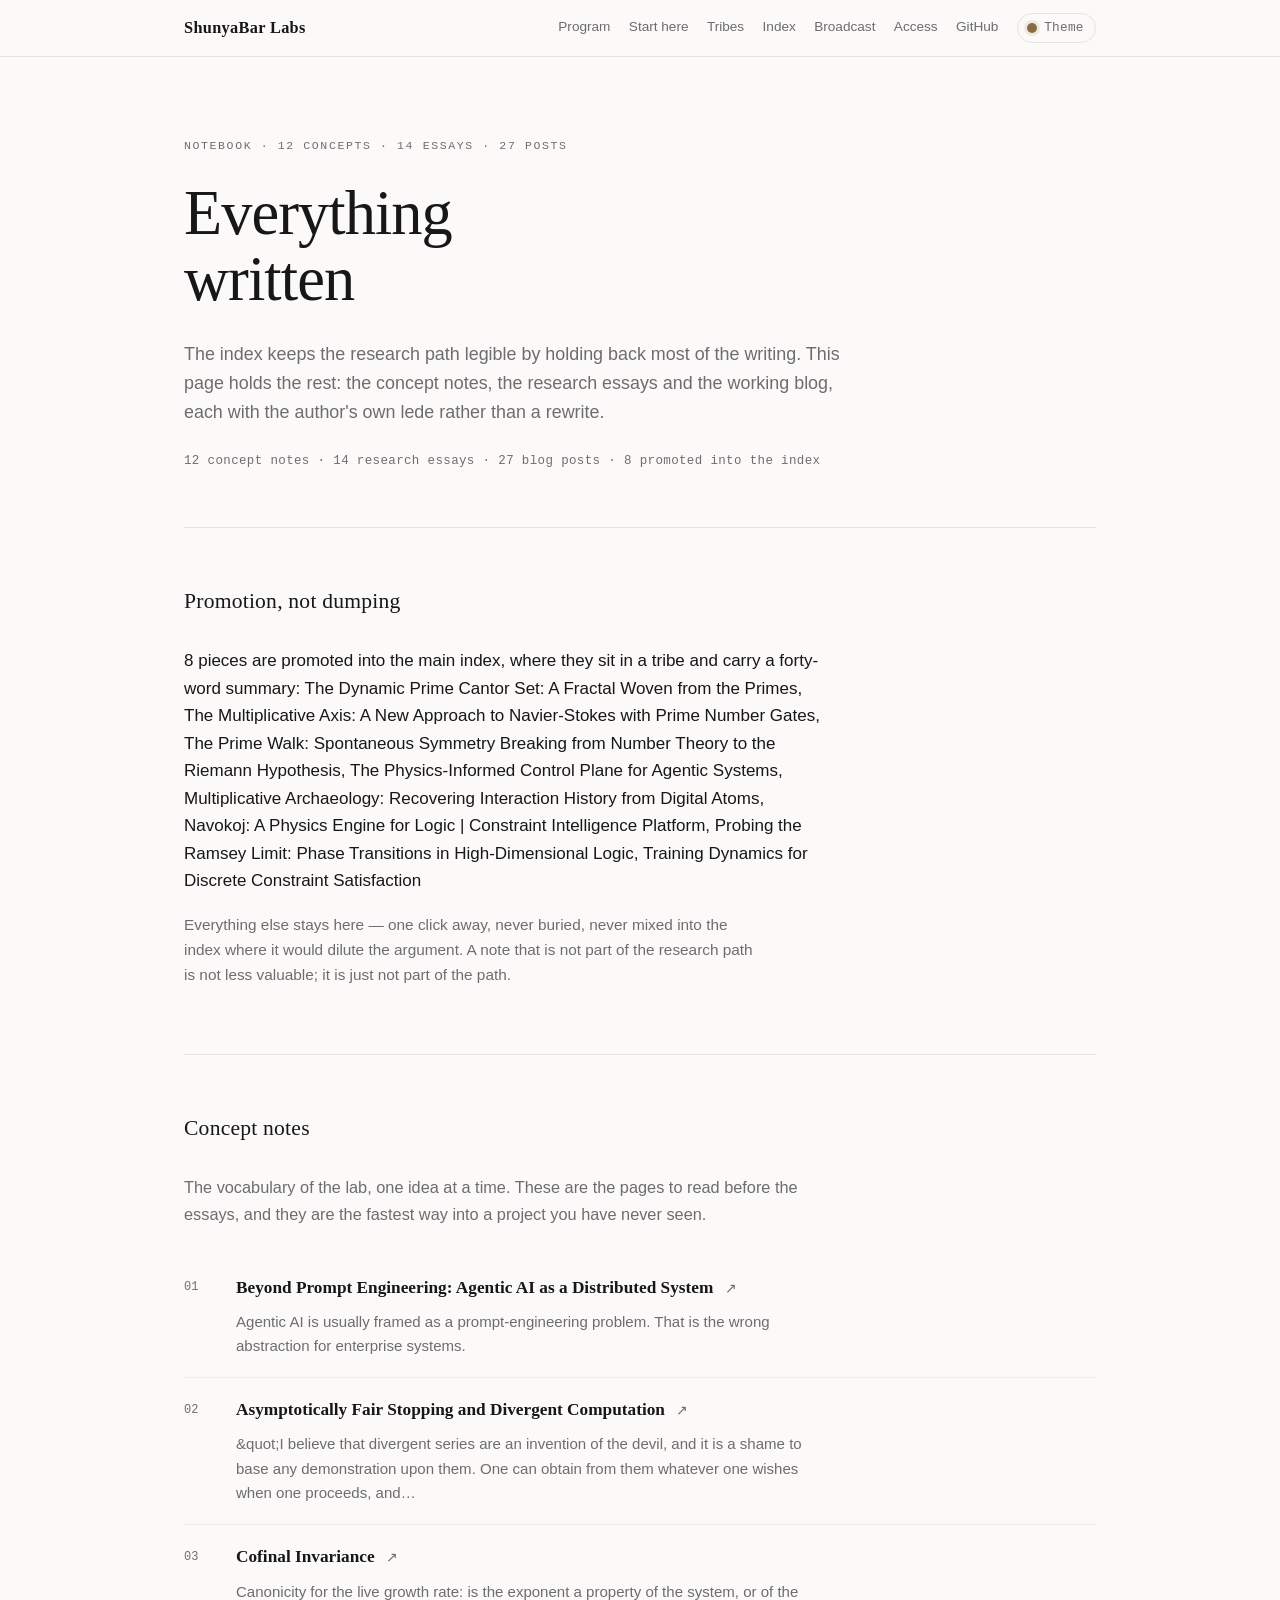
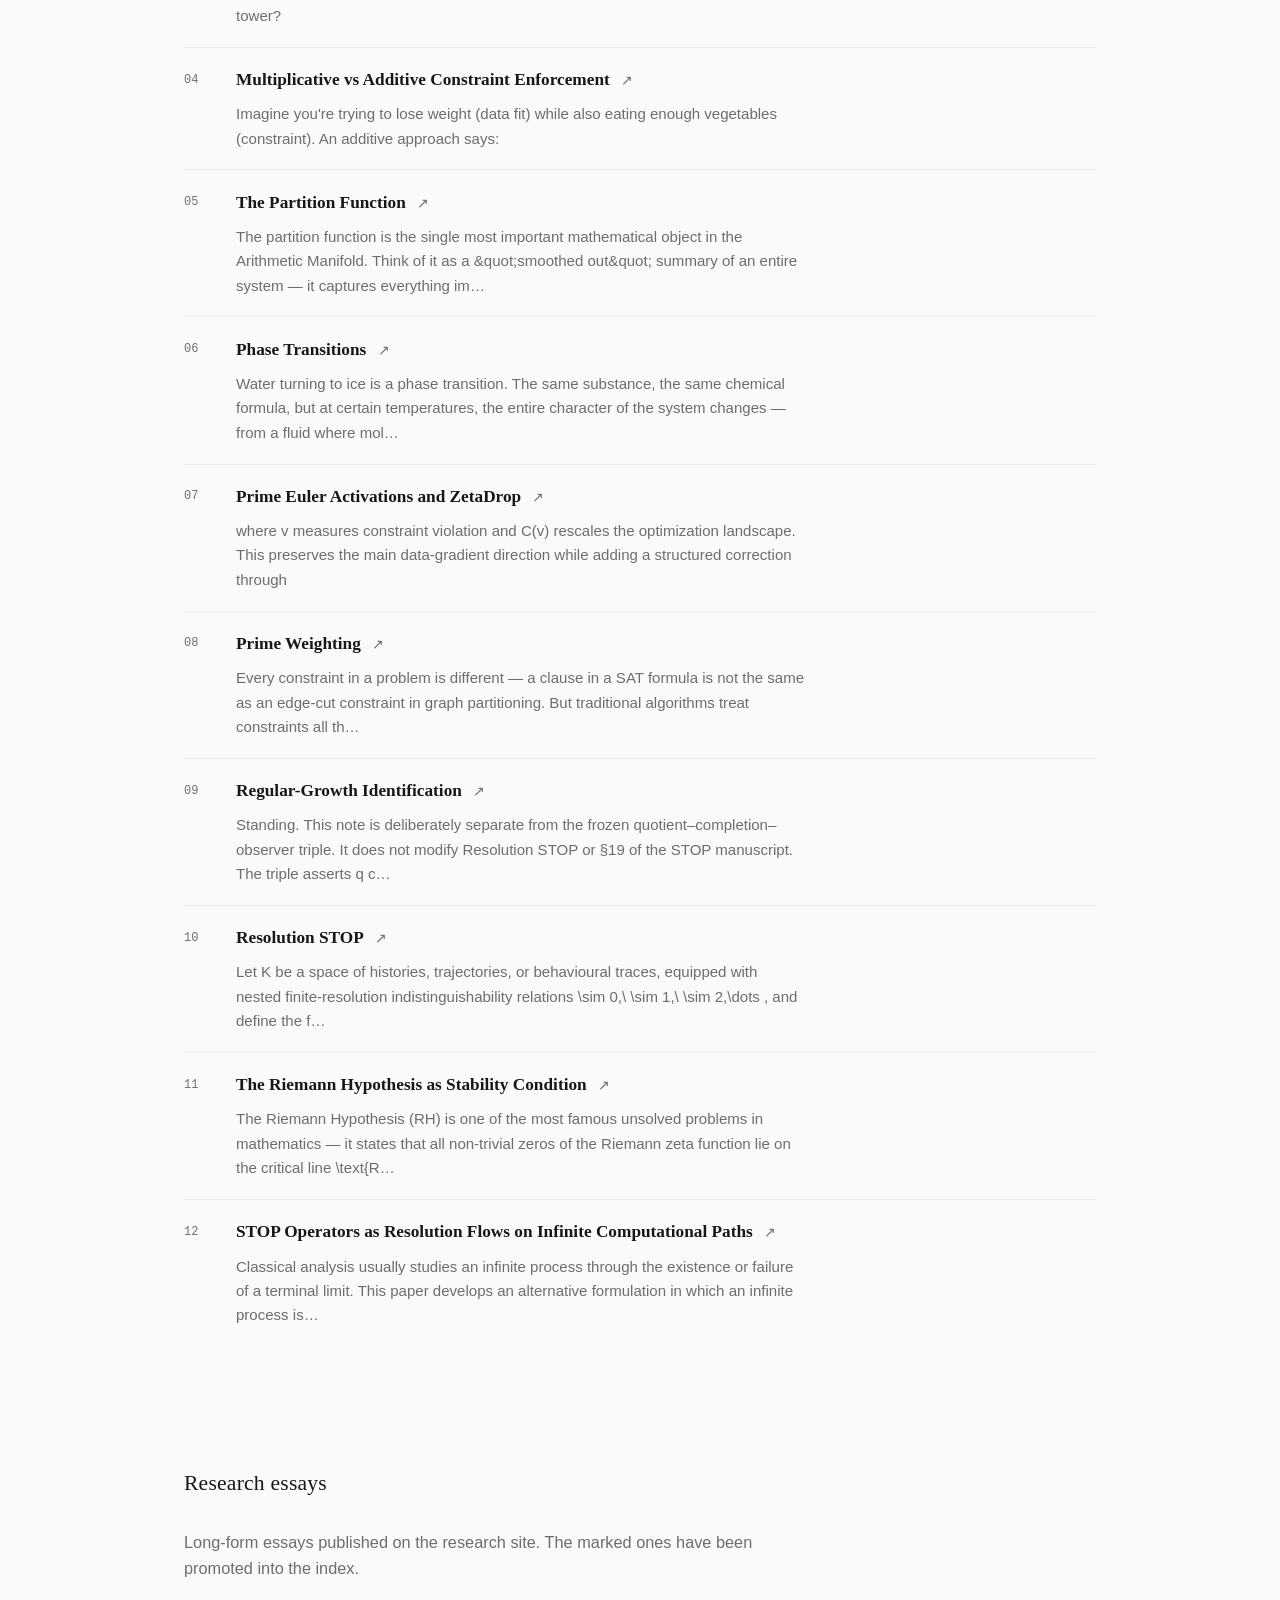
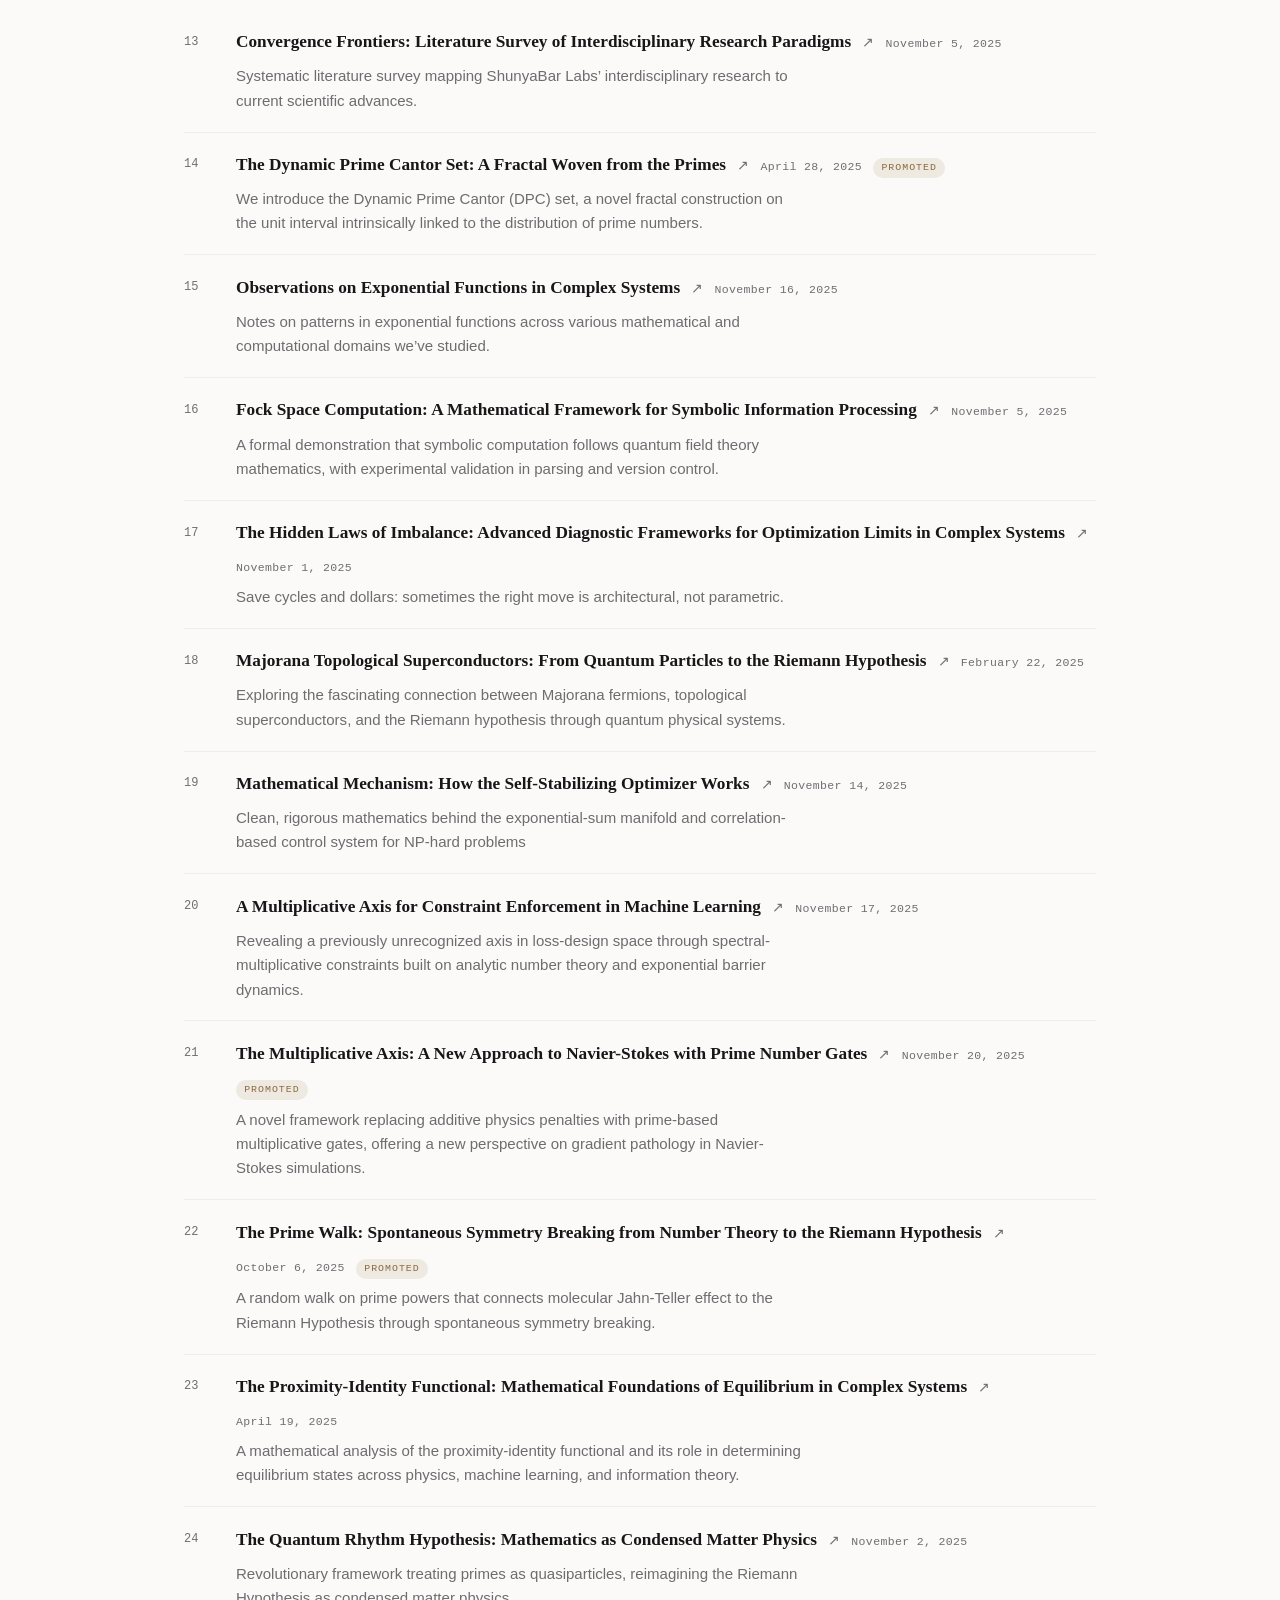
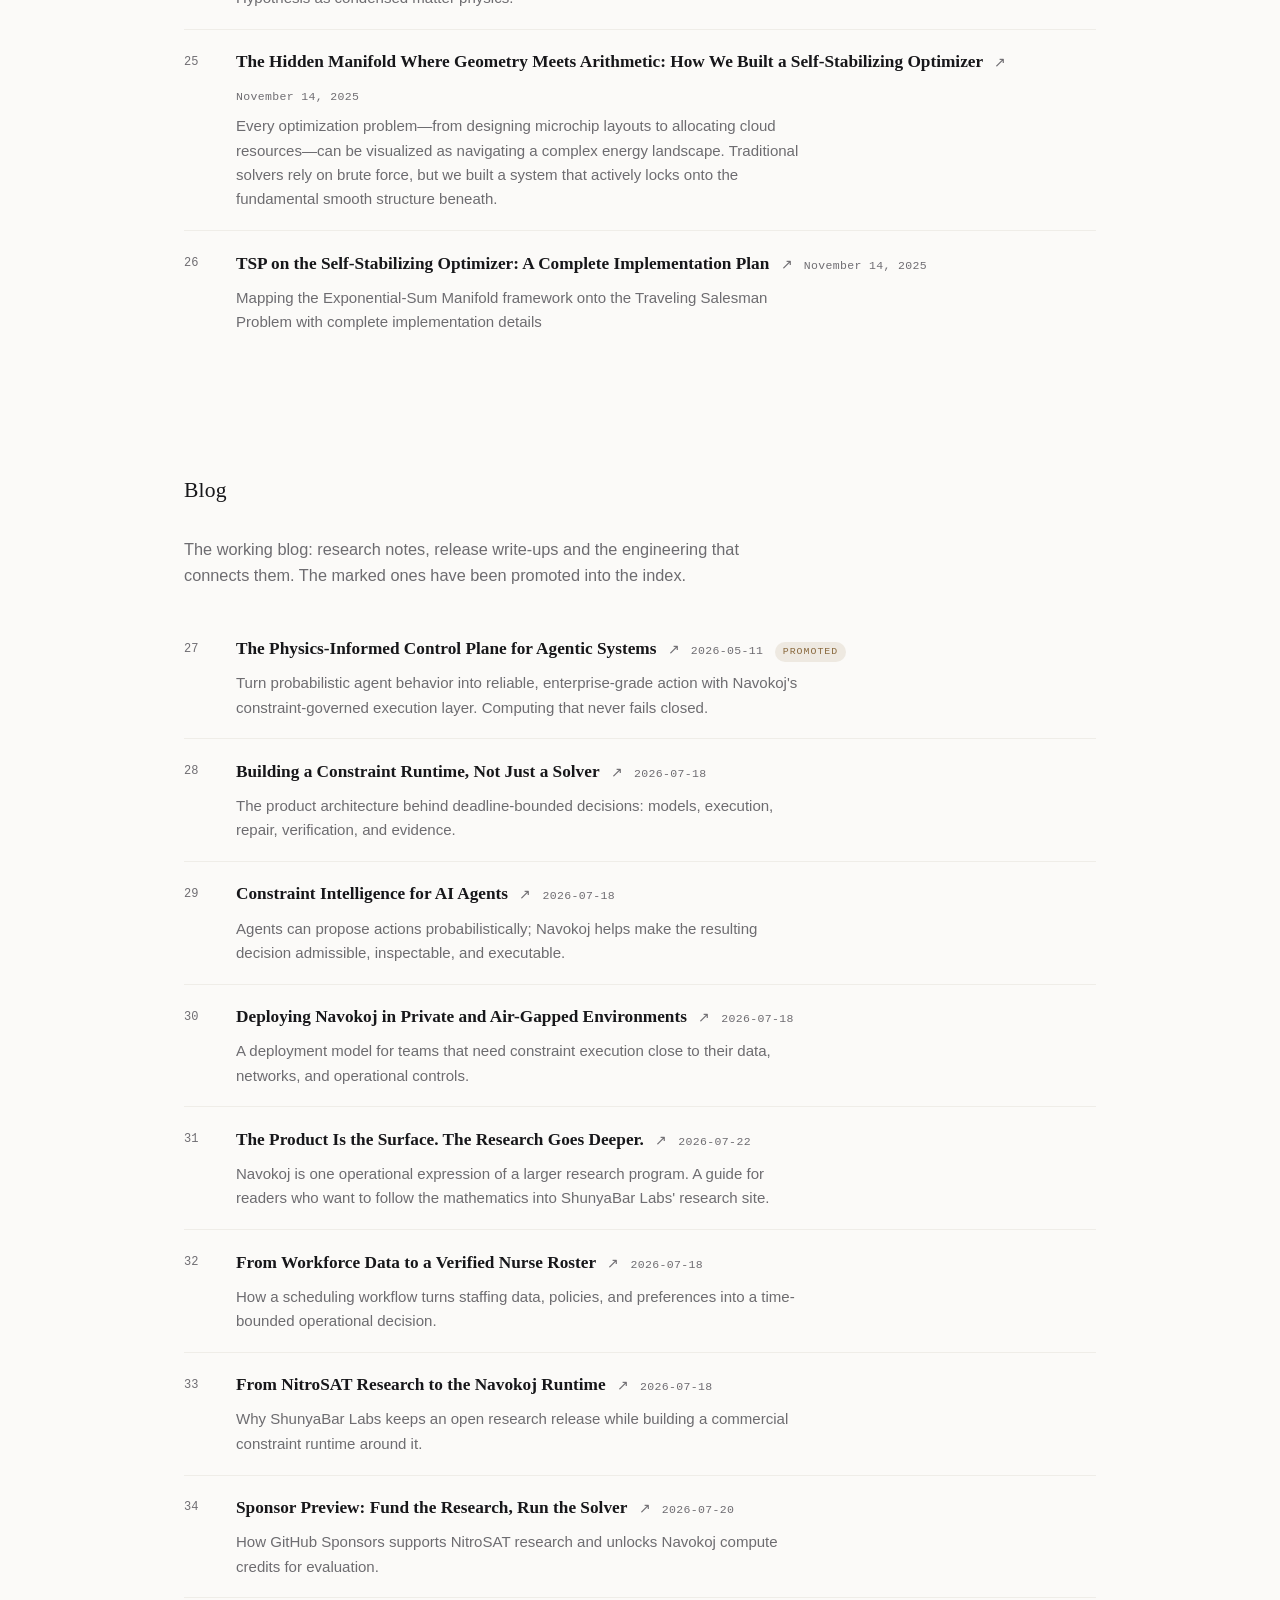
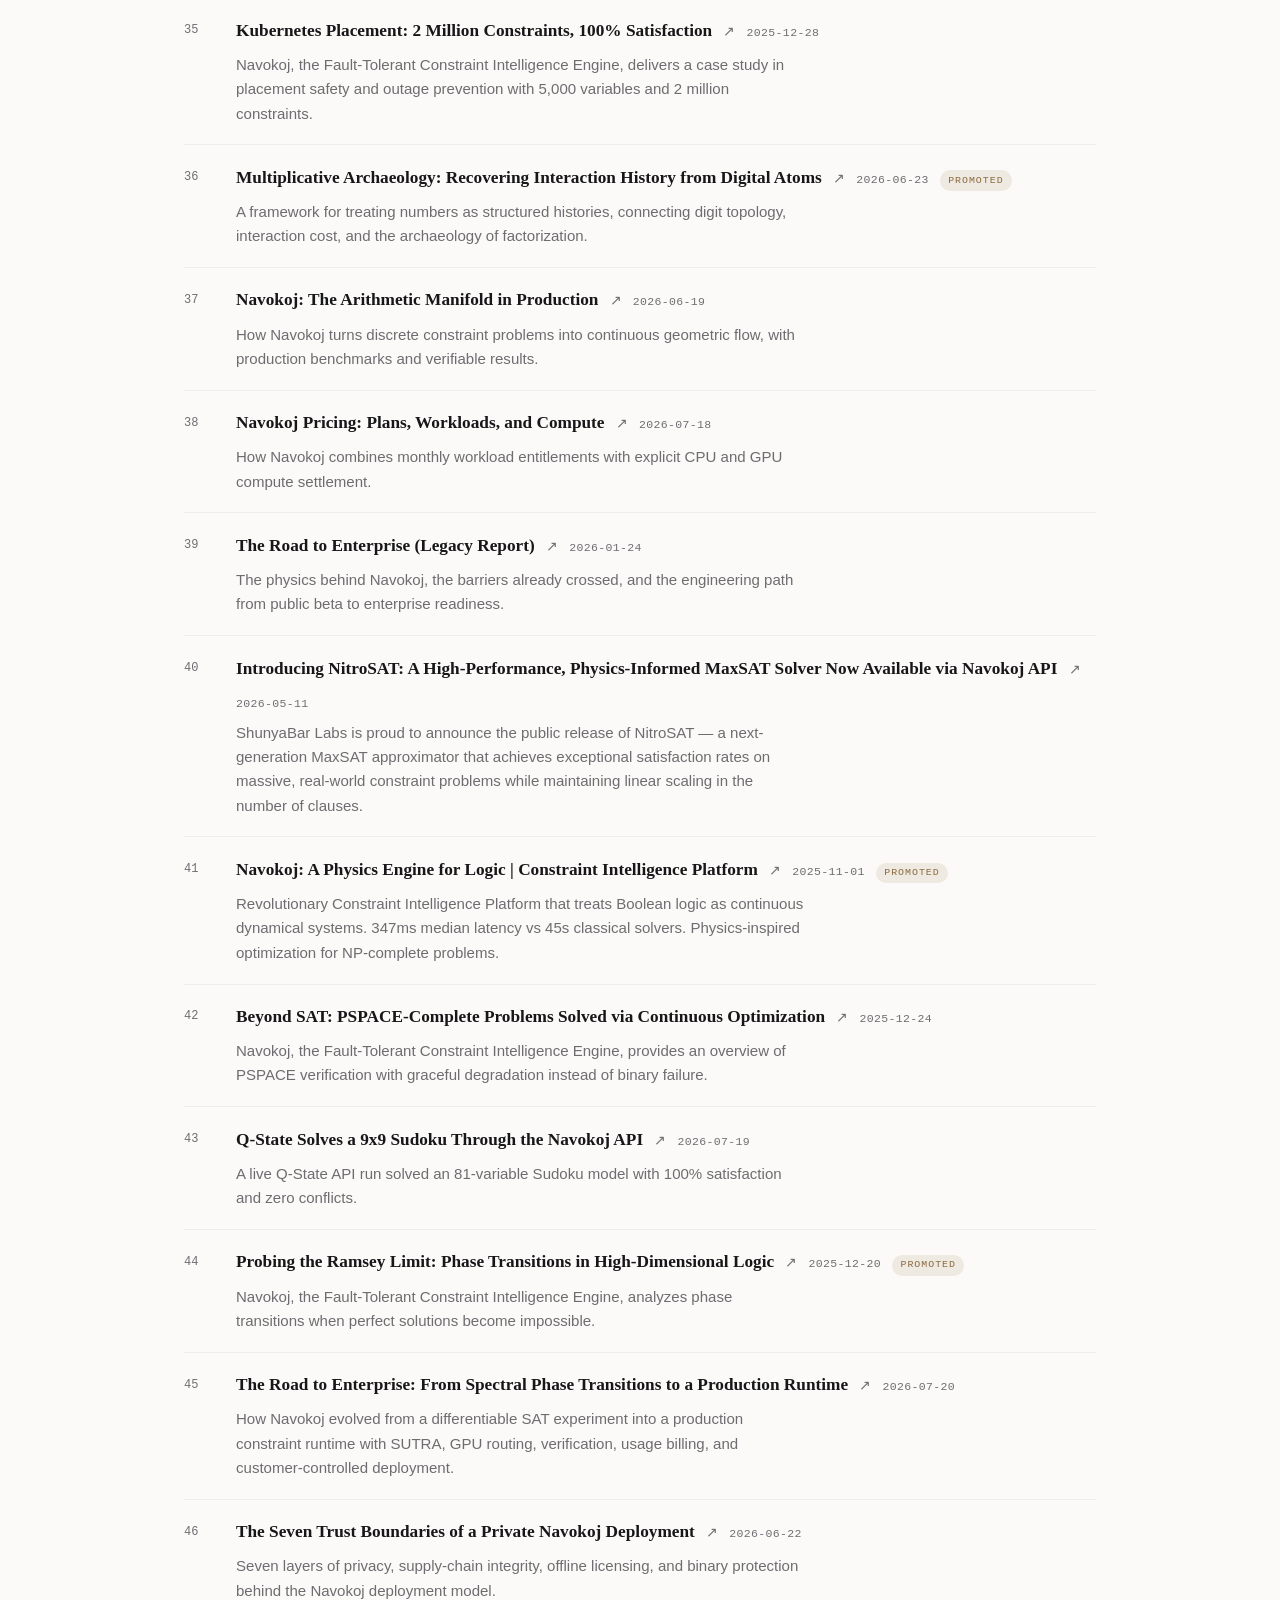
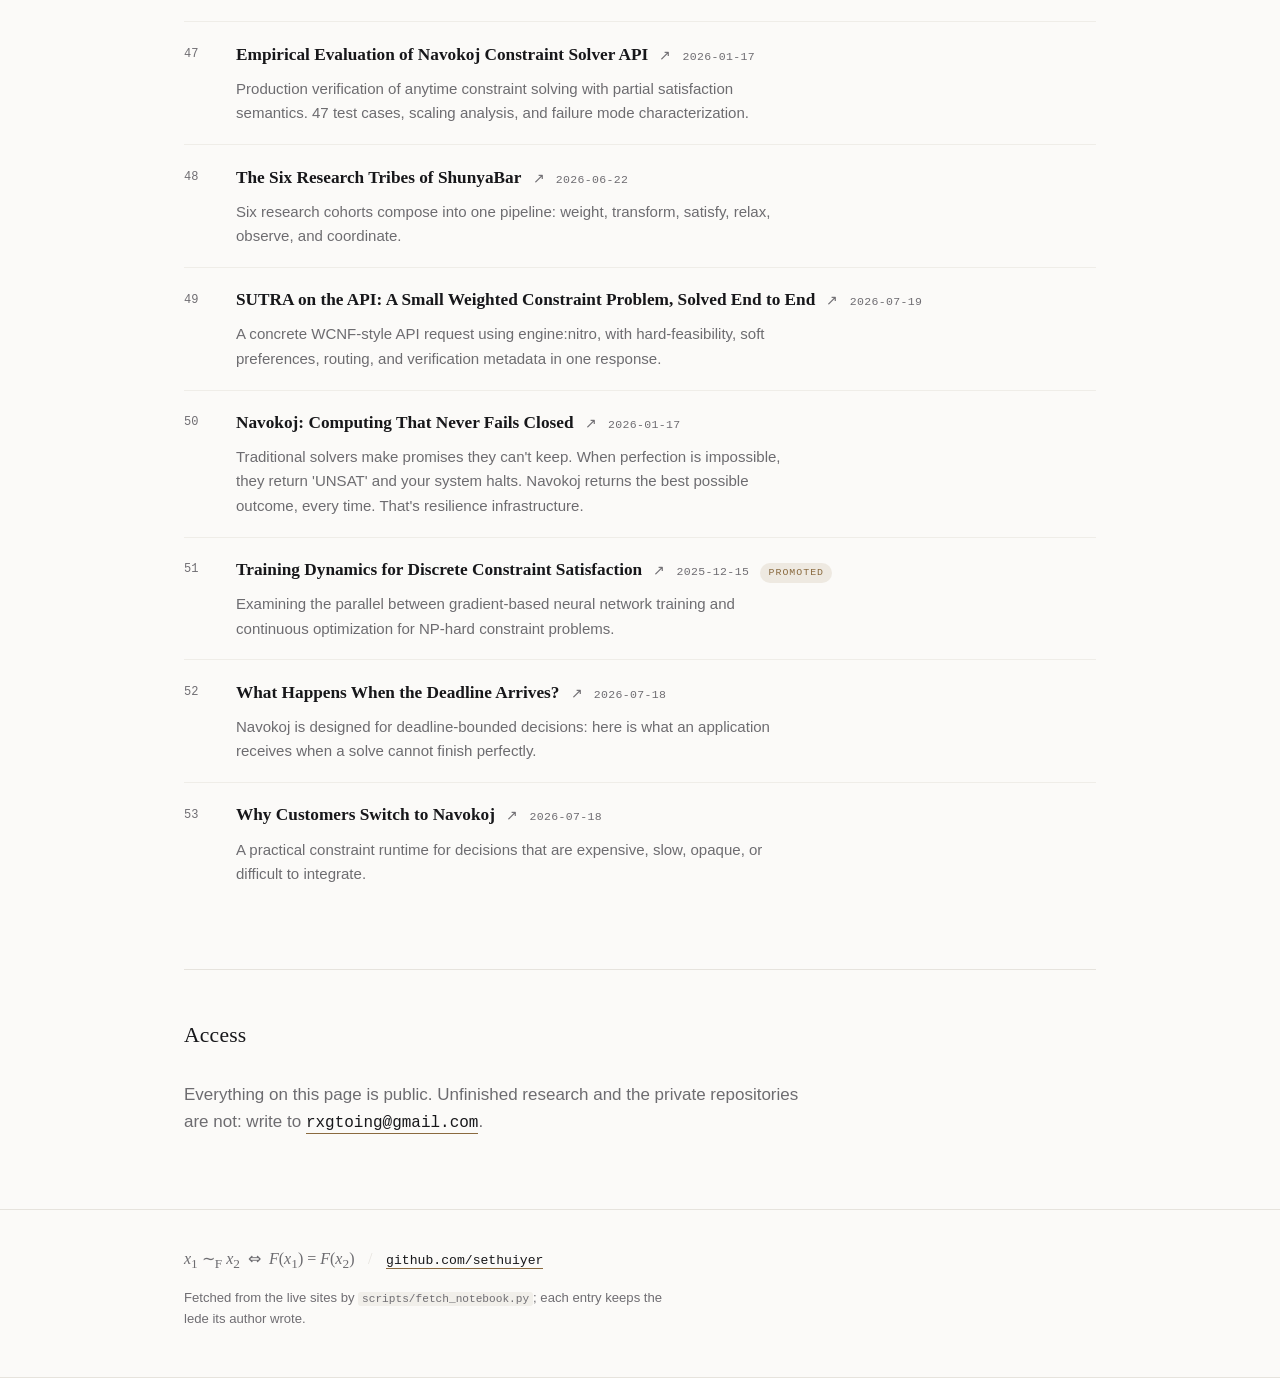
<file: notebook.html>
<!DOCTYPE html>
<html lang="en" data-theme="auto">
<head>
<meta charset="utf-8">
<meta name="viewport" content="width=device-width, initial-scale=1">
<title>Notebook — ShunyaBar Labs</title>
<meta name="description" content="Everything the lab has written: concept notes, research essays and the working blog, with the eight pieces promoted into the main research path.">
<link rel="icon" href="assets/favicon.svg" type="image/svg+xml">
<link rel="stylesheet" href="assets/style.css">
<script src="assets/theme.js"></script>
</head>
<body>
<a class="skip" href="#main">Skip to content</a>

<header class="site">
  <div class="wrap bar">
    <a class="wordmark" href="index.html">ShunyaBar&nbsp;Labs</a>
    <nav class="nav">
      <a href="index.html#program">Program</a>
      <a href="index.html#start">Start here</a>
      <a href="index.html#tribes">Tribes</a>
      <a href="index.html#index">Index</a>
      <a href="broadcast.html">Broadcast</a>
      <a href="index.html#access">Access</a>
      <a href="https://github.com/sethuiyer" rel="noopener">GitHub</a>
      <button id="theme-toggle" type="button" aria-label="Toggle colour theme">
        <span class="dot"></span><span class="label">Theme</span>
      </button>
    </nav>
  </div>
</header>

<main id="main" class="wrap">

  <section class="hero">
    <p class="eyebrow">Notebook · 12 concepts · 14 essays · 27 posts</p>
    <h1>Everything<br>written</h1>
    <p class="lede">
      The index keeps the research path legible by holding back most of the writing. This
      page holds the rest: the concept notes, the research essays and the working blog,
      each with the author's own lede rather than a rewrite.
    </p>
    <p class="counts">12 concept notes &middot; 14 research essays &middot; 27 blog posts &middot; 8 promoted into the index</p>
  </section>

  <section class="program">
    <h2>Promotion, not dumping</h2>
    <p>
      8 pieces are promoted into the main index, where they sit in a tribe
      and carry a forty-word summary: The Dynamic Prime Cantor Set: A Fractal Woven from the Primes, The Multiplicative Axis: A New Approach to Navier-Stokes with Prime Number Gates, The Prime Walk: Spontaneous Symmetry Breaking from Number Theory to the Riemann Hypothesis, The Physics-Informed Control Plane for Agentic Systems, Multiplicative Archaeology: Recovering Interaction History from Digital Atoms, Navokoj: A Physics Engine for Logic | Constraint Intelligence Platform, Probing the Ramsey Limit: Phase Transitions in High-Dimensional Logic, Training Dynamics for Discrete Constraint Satisfaction
    </p>
    <p class="aside">
      Everything else stays here — one click away, never buried, never mixed into the index
      where it would dilute the argument. A note that is not part of the research path is
      not less valuable; it is just not part of the path.
    </p>
  </section>

  <section id="concepts" class="index">
    <h2>Concept notes</h2>
    <p class="lede-small">
      The vocabulary of the lab, one idea at a time. These are the pages to read before
      the essays, and they are the fastest way into a project you have never seen.
    </p>
      <article class="entry">
        <span class="num">01</span>
        <div>
          <h3 class="entry-title">
            <a href="https://sethuiyer.github.io/docs/concepts/agentic-ai-distributed-systems/" rel="noopener">Beyond Prompt Engineering: Agentic AI as a Distributed System</a>
            <span class="arrow" aria-hidden="true">&#8599;</span>
            <span class="meta"></span>
          </h3>
          <p class="summary">Agentic AI is usually framed as a prompt-engineering problem. That is the wrong abstraction for enterprise systems.</p>
        </div>
      </article>
      <article class="entry">
        <span class="num">02</span>
        <div>
          <h3 class="entry-title">
            <a href="https://sethuiyer.github.io/docs/concepts/asymptotically-fair-stopping/" rel="noopener">Asymptotically Fair Stopping and Divergent Computation</a>
            <span class="arrow" aria-hidden="true">&#8599;</span>
            <span class="meta"></span>
          </h3>
          <p class="summary">&amp;quot;I believe that divergent series are an invention of the devil, and it is a shame to base any demonstration upon them. One can obtain from them whatever one wishes when one proceeds, and…</p>
        </div>
      </article>
      <article class="entry">
        <span class="num">03</span>
        <div>
          <h3 class="entry-title">
            <a href="https://sethuiyer.github.io/docs/concepts/cofinal-invariance/" rel="noopener">Cofinal Invariance</a>
            <span class="arrow" aria-hidden="true">&#8599;</span>
            <span class="meta"></span>
          </h3>
          <p class="summary">Canonicity for the live growth rate: is the exponent a property of the system, or of the tower?</p>
        </div>
      </article>
      <article class="entry">
        <span class="num">04</span>
        <div>
          <h3 class="entry-title">
            <a href="https://sethuiyer.github.io/docs/concepts/multiplicative-vs-additive/" rel="noopener">Multiplicative vs Additive Constraint Enforcement</a>
            <span class="arrow" aria-hidden="true">&#8599;</span>
            <span class="meta"></span>
          </h3>
          <p class="summary">Imagine you&#x27;re trying to lose weight (data fit) while also eating enough vegetables (constraint). An additive approach says:</p>
        </div>
      </article>
      <article class="entry">
        <span class="num">05</span>
        <div>
          <h3 class="entry-title">
            <a href="https://sethuiyer.github.io/docs/concepts/partition-function/" rel="noopener">The Partition Function</a>
            <span class="arrow" aria-hidden="true">&#8599;</span>
            <span class="meta"></span>
          </h3>
          <p class="summary">The partition function is the single most important mathematical object in the Arithmetic Manifold. Think of it as a &amp;quot;smoothed out&amp;quot; summary of an entire system — it captures everything im…</p>
        </div>
      </article>
      <article class="entry">
        <span class="num">06</span>
        <div>
          <h3 class="entry-title">
            <a href="https://sethuiyer.github.io/docs/concepts/phase-transitions/" rel="noopener">Phase Transitions</a>
            <span class="arrow" aria-hidden="true">&#8599;</span>
            <span class="meta"></span>
          </h3>
          <p class="summary">Water turning to ice is a phase transition. The same substance, the same chemical formula, but at certain temperatures, the entire character of the system changes — from a fluid where mol…</p>
        </div>
      </article>
      <article class="entry">
        <span class="num">07</span>
        <div>
          <h3 class="entry-title">
            <a href="https://sethuiyer.github.io/docs/concepts/prime-euler-activations/" rel="noopener">Prime Euler Activations and ZetaDrop</a>
            <span class="arrow" aria-hidden="true">&#8599;</span>
            <span class="meta"></span>
          </h3>
          <p class="summary">where v measures constraint violation and C(v) rescales the optimization landscape. This preserves the main data-gradient direction while adding a structured correction through</p>
        </div>
      </article>
      <article class="entry">
        <span class="num">08</span>
        <div>
          <h3 class="entry-title">
            <a href="https://sethuiyer.github.io/docs/concepts/prime-weighting/" rel="noopener">Prime Weighting</a>
            <span class="arrow" aria-hidden="true">&#8599;</span>
            <span class="meta"></span>
          </h3>
          <p class="summary">Every constraint in a problem is different — a clause in a SAT formula is not the same as an edge-cut constraint in graph partitioning. But traditional algorithms treat constraints all th…</p>
        </div>
      </article>
      <article class="entry">
        <span class="num">09</span>
        <div>
          <h3 class="entry-title">
            <a href="https://sethuiyer.github.io/docs/concepts/regular-growth-identification/" rel="noopener">Regular-Growth Identification</a>
            <span class="arrow" aria-hidden="true">&#8599;</span>
            <span class="meta"></span>
          </h3>
          <p class="summary">Standing. This note is deliberately separate from the frozen quotient–completion–observer triple. It does not modify Resolution STOP or §19 of the STOP manuscript. The triple asserts q c…</p>
        </div>
      </article>
      <article class="entry">
        <span class="num">10</span>
        <div>
          <h3 class="entry-title">
            <a href="https://sethuiyer.github.io/docs/concepts/resolution-stop/" rel="noopener">Resolution STOP</a>
            <span class="arrow" aria-hidden="true">&#8599;</span>
            <span class="meta"></span>
          </h3>
          <p class="summary">Let K be a space of histories, trajectories, or behavioural traces, equipped with nested finite-resolution indistinguishability relations \sim 0,\ \sim 1,\ \sim 2,\dots , and define the f…</p>
        </div>
      </article>
      <article class="entry">
        <span class="num">11</span>
        <div>
          <h3 class="entry-title">
            <a href="https://sethuiyer.github.io/docs/concepts/riemann-hypothesis/" rel="noopener">The Riemann Hypothesis as Stability Condition</a>
            <span class="arrow" aria-hidden="true">&#8599;</span>
            <span class="meta"></span>
          </h3>
          <p class="summary">The Riemann Hypothesis (RH) is one of the most famous unsolved problems in mathematics — it states that all non-trivial zeros of the Riemann zeta function lie on the critical line \text{R…</p>
        </div>
      </article>
      <article class="entry">
        <span class="num">12</span>
        <div>
          <h3 class="entry-title">
            <a href="https://sethuiyer.github.io/docs/concepts/stop-operator-manuscript/" rel="noopener">STOP Operators as Resolution Flows on Infinite Computational Paths</a>
            <span class="arrow" aria-hidden="true">&#8599;</span>
            <span class="meta"></span>
          </h3>
          <p class="summary">Classical analysis usually studies an infinite process through the existence or failure of a terminal limit. This paper develops an alternative formulation in which an infinite process is…</p>
        </div>
      </article>
  </section>

  <section id="research" class="index">
    <h2>Research essays</h2>
    <p class="lede-small">
      Long-form essays published on the research site. The marked ones have been promoted
      into the index.
    </p>
      <article class="entry">
        <span class="num">13</span>
        <div>
          <h3 class="entry-title">
            <a href="https://research.shunyabar.foo/posts/convergence-frontiers.html" rel="noopener">Convergence Frontiers: Literature Survey of Interdisciplinary Research Paradigms</a>
            <span class="arrow" aria-hidden="true">&#8599;</span>
            <span class="meta">November 5, 2025</span>
          </h3>
          <p class="summary">Systematic literature survey mapping ShunyaBar Labs’ interdisciplinary research to current scientific advances.</p>
        </div>
      </article>
      <article class="entry">
        <span class="num">14</span>
        <div>
          <h3 class="entry-title">
            <a href="https://research.shunyabar.foo/posts/dynamic-prime-cantor-set.html" rel="noopener">The Dynamic Prime Cantor Set: A Fractal Woven from the Primes</a>
            <span class="arrow" aria-hidden="true">&#8599;</span>
            <span class="meta">April 28, 2025</span> <span class="chip">promoted</span>
          </h3>
          <p class="summary">We introduce the Dynamic Prime Cantor (DPC) set, a novel fractal construction on the unit interval intrinsically linked to the distribution of prime numbers.</p>
        </div>
      </article>
      <article class="entry">
        <span class="num">15</span>
        <div>
          <h3 class="entry-title">
            <a href="https://research.shunyabar.foo/posts/fingerprint-of-complexity.html" rel="noopener">Observations on Exponential Functions in Complex Systems</a>
            <span class="arrow" aria-hidden="true">&#8599;</span>
            <span class="meta">November 16, 2025</span>
          </h3>
          <p class="summary">Notes on patterns in exponential functions across various mathematical and computational domains we’ve studied.</p>
        </div>
      </article>
      <article class="entry">
        <span class="num">16</span>
        <div>
          <h3 class="entry-title">
            <a href="https://research.shunyabar.foo/posts/fock-space-computation.html" rel="noopener">Fock Space Computation: A Mathematical Framework for Symbolic Information Processing</a>
            <span class="arrow" aria-hidden="true">&#8599;</span>
            <span class="meta">November 5, 2025</span>
          </h3>
          <p class="summary">A formal demonstration that symbolic computation follows quantum field theory mathematics, with experimental validation in parsing and version control.</p>
        </div>
      </article>
      <article class="entry">
        <span class="num">17</span>
        <div>
          <h3 class="entry-title">
            <a href="https://research.shunyabar.foo/posts/hidden-laws-of-imbalance.html" rel="noopener">The Hidden Laws of Imbalance: Advanced Diagnostic Frameworks for Optimization Limits in Complex Systems</a>
            <span class="arrow" aria-hidden="true">&#8599;</span>
            <span class="meta">November 1, 2025</span>
          </h3>
          <p class="summary">Save cycles and dollars: sometimes the right move is architectural, not parametric.</p>
        </div>
      </article>
      <article class="entry">
        <span class="num">18</span>
        <div>
          <h3 class="entry-title">
            <a href="https://research.shunyabar.foo/posts/majorana-topological-superconductors.html" rel="noopener">Majorana Topological Superconductors: From Quantum Particles to the Riemann Hypothesis</a>
            <span class="arrow" aria-hidden="true">&#8599;</span>
            <span class="meta">February 22, 2025</span>
          </h3>
          <p class="summary">Exploring the fascinating connection between Majorana fermions, topological superconductors, and the Riemann hypothesis through quantum physical systems.</p>
        </div>
      </article>
      <article class="entry">
        <span class="num">19</span>
        <div>
          <h3 class="entry-title">
            <a href="https://research.shunyabar.foo/posts/mathematical-mechanism.html" rel="noopener">Mathematical Mechanism: How the Self-Stabilizing Optimizer Works</a>
            <span class="arrow" aria-hidden="true">&#8599;</span>
            <span class="meta">November 14, 2025</span>
          </h3>
          <p class="summary">Clean, rigorous mathematics behind the exponential-sum manifold and correlation-based control system for NP-hard problems</p>
        </div>
      </article>
      <article class="entry">
        <span class="num">20</span>
        <div>
          <h3 class="entry-title">
            <a href="https://research.shunyabar.foo/posts/multiplicative-constraint-axis.html" rel="noopener">A Multiplicative Axis for Constraint Enforcement in Machine Learning</a>
            <span class="arrow" aria-hidden="true">&#8599;</span>
            <span class="meta">November 17, 2025</span>
          </h3>
          <p class="summary">Revealing a previously unrecognized axis in loss-design space through spectral-multiplicative constraints built on analytic number theory and exponential barrier dynamics.</p>
        </div>
      </article>
      <article class="entry">
        <span class="num">21</span>
        <div>
          <h3 class="entry-title">
            <a href="https://research.shunyabar.foo/posts/multiplicative-navier-stokes.html" rel="noopener">The Multiplicative Axis: A New Approach to Navier-Stokes with Prime Number Gates</a>
            <span class="arrow" aria-hidden="true">&#8599;</span>
            <span class="meta">November 20, 2025</span> <span class="chip">promoted</span>
          </h3>
          <p class="summary">A novel framework replacing additive physics penalties with prime-based multiplicative gates, offering a new perspective on gradient pathology in Navier-Stokes simulations.</p>
        </div>
      </article>
      <article class="entry">
        <span class="num">22</span>
        <div>
          <h3 class="entry-title">
            <a href="https://research.shunyabar.foo/posts/prime-walk-jahn-teller.html" rel="noopener">The Prime Walk: Spontaneous Symmetry Breaking from Number Theory to the Riemann Hypothesis</a>
            <span class="arrow" aria-hidden="true">&#8599;</span>
            <span class="meta">October 6, 2025</span> <span class="chip">promoted</span>
          </h3>
          <p class="summary">A random walk on prime powers that connects molecular Jahn-Teller effect to the Riemann Hypothesis through spontaneous symmetry breaking.</p>
        </div>
      </article>
      <article class="entry">
        <span class="num">23</span>
        <div>
          <h3 class="entry-title">
            <a href="https://research.shunyabar.foo/posts/proximity-identity-equilibrium.html" rel="noopener">The Proximity-Identity Functional: Mathematical Foundations of Equilibrium in Complex Systems</a>
            <span class="arrow" aria-hidden="true">&#8599;</span>
            <span class="meta">April 19, 2025</span>
          </h3>
          <p class="summary">A mathematical analysis of the proximity-identity functional and its role in determining equilibrium states across physics, machine learning, and information theory.</p>
        </div>
      </article>
      <article class="entry">
        <span class="num">24</span>
        <div>
          <h3 class="entry-title">
            <a href="https://research.shunyabar.foo/posts/quantum-rhythm-hypothesis.html" rel="noopener">The Quantum Rhythm Hypothesis: Mathematics as Condensed Matter Physics</a>
            <span class="arrow" aria-hidden="true">&#8599;</span>
            <span class="meta">November 2, 2025</span>
          </h3>
          <p class="summary">Revolutionary framework treating primes as quasiparticles, reimagining the Riemann Hypothesis as condensed matter physics.</p>
        </div>
      </article>
      <article class="entry">
        <span class="num">25</span>
        <div>
          <h3 class="entry-title">
            <a href="https://research.shunyabar.foo/posts/self-stabilizing-optimizer.html" rel="noopener">The Hidden Manifold Where Geometry Meets Arithmetic: How We Built a Self-Stabilizing Optimizer</a>
            <span class="arrow" aria-hidden="true">&#8599;</span>
            <span class="meta">November 14, 2025</span>
          </h3>
          <p class="summary">Every optimization problem—from designing microchip layouts to allocating cloud resources—can be visualized as navigating a complex energy landscape. Traditional solvers rely on brute force, but we built a system that actively locks onto the fundamental smooth structure beneath.</p>
        </div>
      </article>
      <article class="entry">
        <span class="num">26</span>
        <div>
          <h3 class="entry-title">
            <a href="https://research.shunyabar.foo/posts/tsp-mechanism.html" rel="noopener">TSP on the Self-Stabilizing Optimizer: A Complete Implementation Plan</a>
            <span class="arrow" aria-hidden="true">&#8599;</span>
            <span class="meta">November 14, 2025</span>
          </h3>
          <p class="summary">Mapping the Exponential-Sum Manifold framework onto the Traveling Salesman Problem with complete implementation details</p>
        </div>
      </article>
  </section>

  <section id="blog" class="index">
    <h2>Blog</h2>
    <p class="lede-small">
      The working blog: research notes, release write-ups and the engineering that connects
      them. The marked ones have been promoted into the index.
    </p>
      <article class="entry">
        <span class="num">27</span>
        <div>
          <h3 class="entry-title">
            <a href="https://sethuiyer.github.io/docs/blog/agent-control-plane/" rel="noopener">The Physics-Informed Control Plane for Agentic Systems</a>
            <span class="arrow" aria-hidden="true">&#8599;</span>
            <span class="meta">2026-05-11</span> <span class="chip">promoted</span>
          </h3>
          <p class="summary">Turn probabilistic agent behavior into reliable, enterprise-grade action with Navokoj&#x27;s constraint-governed execution layer. Computing that never fails closed.</p>
        </div>
      </article>
      <article class="entry">
        <span class="num">28</span>
        <div>
          <h3 class="entry-title">
            <a href="https://sethuiyer.github.io/docs/blog/building-a-constraint-runtime/" rel="noopener">Building a Constraint Runtime, Not Just a Solver</a>
            <span class="arrow" aria-hidden="true">&#8599;</span>
            <span class="meta">2026-07-18</span>
          </h3>
          <p class="summary">The product architecture behind deadline-bounded decisions: models, execution, repair, verification, and evidence.</p>
        </div>
      </article>
      <article class="entry">
        <span class="num">29</span>
        <div>
          <h3 class="entry-title">
            <a href="https://sethuiyer.github.io/docs/blog/constraint-intelligence-for-ai-agents/" rel="noopener">Constraint Intelligence for AI Agents</a>
            <span class="arrow" aria-hidden="true">&#8599;</span>
            <span class="meta">2026-07-18</span>
          </h3>
          <p class="summary">Agents can propose actions probabilistically; Navokoj helps make the resulting decision admissible, inspectable, and executable.</p>
        </div>
      </article>
      <article class="entry">
        <span class="num">30</span>
        <div>
          <h3 class="entry-title">
            <a href="https://sethuiyer.github.io/docs/blog/deploying-navokoj-in-private-environments/" rel="noopener">Deploying Navokoj in Private and Air-Gapped Environments</a>
            <span class="arrow" aria-hidden="true">&#8599;</span>
            <span class="meta">2026-07-18</span>
          </h3>
          <p class="summary">A deployment model for teams that need constraint execution close to their data, networks, and operational controls.</p>
        </div>
      </article>
      <article class="entry">
        <span class="num">31</span>
        <div>
          <h3 class="entry-title">
            <a href="https://sethuiyer.github.io/docs/blog/enter-the-research-program/" rel="noopener">The Product Is the Surface. The Research Goes Deeper.</a>
            <span class="arrow" aria-hidden="true">&#8599;</span>
            <span class="meta">2026-07-22</span>
          </h3>
          <p class="summary">Navokoj is one operational expression of a larger research program. A guide for readers who want to follow the mathematics into ShunyaBar Labs&#x27; research site.</p>
        </div>
      </article>
      <article class="entry">
        <span class="num">32</span>
        <div>
          <h3 class="entry-title">
            <a href="https://sethuiyer.github.io/docs/blog/from-csv-to-verified-nurse-roster/" rel="noopener">From Workforce Data to a Verified Nurse Roster</a>
            <span class="arrow" aria-hidden="true">&#8599;</span>
            <span class="meta">2026-07-18</span>
          </h3>
          <p class="summary">How a scheduling workflow turns staffing data, policies, and preferences into a time-bounded operational decision.</p>
        </div>
      </article>
      <article class="entry">
        <span class="num">33</span>
        <div>
          <h3 class="entry-title">
            <a href="https://sethuiyer.github.io/docs/blog/from-nitrosat-to-navokoj/" rel="noopener">From NitroSAT Research to the Navokoj Runtime</a>
            <span class="arrow" aria-hidden="true">&#8599;</span>
            <span class="meta">2026-07-18</span>
          </h3>
          <p class="summary">Why ShunyaBar Labs keeps an open research release while building a commercial constraint runtime around it.</p>
        </div>
      </article>
      <article class="entry">
        <span class="num">34</span>
        <div>
          <h3 class="entry-title">
            <a href="https://sethuiyer.github.io/docs/blog/github-sponsors-preview/" rel="noopener">Sponsor Preview: Fund the Research, Run the Solver</a>
            <span class="arrow" aria-hidden="true">&#8599;</span>
            <span class="meta">2026-07-20</span>
          </h3>
          <p class="summary">How GitHub Sponsors supports NitroSAT research and unlocks Navokoj compute credits for evaluation.</p>
        </div>
      </article>
      <article class="entry">
        <span class="num">35</span>
        <div>
          <h3 class="entry-title">
            <a href="https://sethuiyer.github.io/docs/blog/k8s-placement/" rel="noopener">Kubernetes Placement: 2 Million Constraints, 100% Satisfaction</a>
            <span class="arrow" aria-hidden="true">&#8599;</span>
            <span class="meta">2025-12-28</span>
          </h3>
          <p class="summary">Navokoj, the Fault-Tolerant Constraint Intelligence Engine, delivers a case study in placement safety and outage prevention with 5,000 variables and 2 million constraints.</p>
        </div>
      </article>
      <article class="entry">
        <span class="num">36</span>
        <div>
          <h3 class="entry-title">
            <a href="https://sethuiyer.github.io/docs/blog/multiplicative-archaeology/" rel="noopener">Multiplicative Archaeology: Recovering Interaction History from Digital Atoms</a>
            <span class="arrow" aria-hidden="true">&#8599;</span>
            <span class="meta">2026-06-23</span> <span class="chip">promoted</span>
          </h3>
          <p class="summary">A framework for treating numbers as structured histories, connecting digit topology, interaction cost, and the archaeology of factorization.</p>
        </div>
      </article>
      <article class="entry">
        <span class="num">37</span>
        <div>
          <h3 class="entry-title">
            <a href="https://sethuiyer.github.io/docs/blog/navokoj-launch/" rel="noopener">Navokoj: The Arithmetic Manifold in Production</a>
            <span class="arrow" aria-hidden="true">&#8599;</span>
            <span class="meta">2026-06-19</span>
          </h3>
          <p class="summary">How Navokoj turns discrete constraint problems into continuous geometric flow, with production benchmarks and verifiable results.</p>
        </div>
      </article>
      <article class="entry">
        <span class="num">38</span>
        <div>
          <h3 class="entry-title">
            <a href="https://sethuiyer.github.io/docs/blog/navokoj-pricing-explained/" rel="noopener">Navokoj Pricing: Plans, Workloads, and Compute</a>
            <span class="arrow" aria-hidden="true">&#8599;</span>
            <span class="meta">2026-07-18</span>
          </h3>
          <p class="summary">How Navokoj combines monthly workload entitlements with explicit CPU and GPU compute settlement.</p>
        </div>
      </article>
      <article class="entry">
        <span class="num">39</span>
        <div>
          <h3 class="entry-title">
            <a href="https://sethuiyer.github.io/docs/blog/navokoj-road-to-enterprise/" rel="noopener">The Road to Enterprise (Legacy Report)</a>
            <span class="arrow" aria-hidden="true">&#8599;</span>
            <span class="meta">2026-01-24</span>
          </h3>
          <p class="summary">The physics behind Navokoj, the barriers already crossed, and the engineering path from public beta to enterprise readiness.</p>
        </div>
      </article>
      <article class="entry">
        <span class="num">40</span>
        <div>
          <h3 class="entry-title">
            <a href="https://sethuiyer.github.io/docs/blog/nitrosat-release/" rel="noopener">Introducing NitroSAT: A High-Performance, Physics-Informed MaxSAT Solver Now Available via Navokoj API</a>
            <span class="arrow" aria-hidden="true">&#8599;</span>
            <span class="meta">2026-05-11</span>
          </h3>
          <p class="summary">ShunyaBar Labs is proud to announce the public release of NitroSAT — a next-generation MaxSAT approximator that achieves exceptional satisfaction rates on massive, real-world constraint problems while maintaining linear scaling in the number of clauses.</p>
        </div>
      </article>
      <article class="entry">
        <span class="num">41</span>
        <div>
          <h3 class="entry-title">
            <a href="https://sethuiyer.github.io/docs/blog/physics-engine-for-logic/" rel="noopener">Navokoj: A Physics Engine for Logic | Constraint Intelligence Platform</a>
            <span class="arrow" aria-hidden="true">&#8599;</span>
            <span class="meta">2025-11-01</span> <span class="chip">promoted</span>
          </h3>
          <p class="summary">Revolutionary Constraint Intelligence Platform that treats Boolean logic as continuous dynamical systems. 347ms median latency vs 45s classical solvers. Physics-inspired optimization for NP-complete problems.</p>
        </div>
      </article>
      <article class="entry">
        <span class="num">42</span>
        <div>
          <h3 class="entry-title">
            <a href="https://sethuiyer.github.io/docs/blog/qbf-solving/" rel="noopener">Beyond SAT: PSPACE-Complete Problems Solved via Continuous Optimization</a>
            <span class="arrow" aria-hidden="true">&#8599;</span>
            <span class="meta">2025-12-24</span>
          </h3>
          <p class="summary">Navokoj, the Fault-Tolerant Constraint Intelligence Engine, provides an overview of PSPACE verification with graceful degradation instead of binary failure.</p>
        </div>
      </article>
      <article class="entry">
        <span class="num">43</span>
        <div>
          <h3 class="entry-title">
            <a href="https://sethuiyer.github.io/docs/blog/qstate-sudoku-api-case-study/" rel="noopener">Q-State Solves a 9x9 Sudoku Through the Navokoj API</a>
            <span class="arrow" aria-hidden="true">&#8599;</span>
            <span class="meta">2026-07-19</span>
          </h3>
          <p class="summary">A live Q-State API run solved an 81-variable Sudoku model with 100% satisfaction and zero conflicts.</p>
        </div>
      </article>
      <article class="entry">
        <span class="num">44</span>
        <div>
          <h3 class="entry-title">
            <a href="https://sethuiyer.github.io/docs/blog/ramsey-limit/" rel="noopener">Probing the Ramsey Limit: Phase Transitions in High-Dimensional Logic</a>
            <span class="arrow" aria-hidden="true">&#8599;</span>
            <span class="meta">2025-12-20</span> <span class="chip">promoted</span>
          </h3>
          <p class="summary">Navokoj, the Fault-Tolerant Constraint Intelligence Engine, analyzes phase transitions when perfect solutions become impossible.</p>
        </div>
      </article>
      <article class="entry">
        <span class="num">45</span>
        <div>
          <h3 class="entry-title">
            <a href="https://sethuiyer.github.io/docs/blog/road-to-enterprise/" rel="noopener">The Road to Enterprise: From Spectral Phase Transitions to a Production Runtime</a>
            <span class="arrow" aria-hidden="true">&#8599;</span>
            <span class="meta">2026-07-20</span>
          </h3>
          <p class="summary">How Navokoj evolved from a differentiable SAT experiment into a production constraint runtime with SUTRA, GPU routing, verification, usage billing, and customer-controlled deployment.</p>
        </div>
      </article>
      <article class="entry">
        <span class="num">46</span>
        <div>
          <h3 class="entry-title">
            <a href="https://sethuiyer.github.io/docs/blog/seven-seals-navokoj/" rel="noopener">The Seven Trust Boundaries of a Private Navokoj Deployment</a>
            <span class="arrow" aria-hidden="true">&#8599;</span>
            <span class="meta">2026-06-22</span>
          </h3>
          <p class="summary">Seven layers of privacy, supply-chain integrity, offline licensing, and binary protection behind the Navokoj deployment model.</p>
        </div>
      </article>
      <article class="entry">
        <span class="num">47</span>
        <div>
          <h3 class="entry-title">
            <a href="https://sethuiyer.github.io/docs/blog/shipped-api-verification/" rel="noopener">Empirical Evaluation of Navokoj Constraint Solver API</a>
            <span class="arrow" aria-hidden="true">&#8599;</span>
            <span class="meta">2026-01-17</span>
          </h3>
          <p class="summary">Production verification of anytime constraint solving with partial satisfaction semantics. 47 test cases, scaling analysis, and failure mode characterization.</p>
        </div>
      </article>
      <article class="entry">
        <span class="num">48</span>
        <div>
          <h3 class="entry-title">
            <a href="https://sethuiyer.github.io/docs/blog/six-research-tribes/" rel="noopener">The Six Research Tribes of ShunyaBar</a>
            <span class="arrow" aria-hidden="true">&#8599;</span>
            <span class="meta">2026-06-22</span>
          </h3>
          <p class="summary">Six research cohorts compose into one pipeline: weight, transform, satisfy, relax, observe, and coordinate.</p>
        </div>
      </article>
      <article class="entry">
        <span class="num">49</span>
        <div>
          <h3 class="entry-title">
            <a href="https://sethuiyer.github.io/docs/blog/sutra-wcnf-api-case-study/" rel="noopener">SUTRA on the API: A Small Weighted Constraint Problem, Solved End to End</a>
            <span class="arrow" aria-hidden="true">&#8599;</span>
            <span class="meta">2026-07-19</span>
          </h3>
          <p class="summary">A concrete WCNF-style API request using engine:nitro, with hard-feasibility, soft preferences, routing, and verification metadata in one response.</p>
        </div>
      </article>
      <article class="entry">
        <span class="num">50</span>
        <div>
          <h3 class="entry-title">
            <a href="https://sethuiyer.github.io/docs/blog/the-future-of-sure-thing-computing/" rel="noopener">Navokoj: Computing That Never Fails Closed</a>
            <span class="arrow" aria-hidden="true">&#8599;</span>
            <span class="meta">2026-01-17</span>
          </h3>
          <p class="summary">Traditional solvers make promises they can&#x27;t keep. When perfection is impossible, they return &#x27;UNSAT&#x27; and your system halts. Navokoj returns the best possible outcome, every time. That&#x27;s resilience infrastructure.</p>
        </div>
      </article>
      <article class="entry">
        <span class="num">51</span>
        <div>
          <h3 class="entry-title">
            <a href="https://sethuiyer.github.io/docs/blog/training-dynamics/" rel="noopener">Training Dynamics for Discrete Constraint Satisfaction</a>
            <span class="arrow" aria-hidden="true">&#8599;</span>
            <span class="meta">2025-12-15</span> <span class="chip">promoted</span>
          </h3>
          <p class="summary">Examining the parallel between gradient-based neural network training and continuous optimization for NP-hard constraint problems.</p>
        </div>
      </article>
      <article class="entry">
        <span class="num">52</span>
        <div>
          <h3 class="entry-title">
            <a href="https://sethuiyer.github.io/docs/blog/what-happens-when-a-solve-times-out/" rel="noopener">What Happens When the Deadline Arrives?</a>
            <span class="arrow" aria-hidden="true">&#8599;</span>
            <span class="meta">2026-07-18</span>
          </h3>
          <p class="summary">Navokoj is designed for deadline-bounded decisions: here is what an application receives when a solve cannot finish perfectly.</p>
        </div>
      </article>
      <article class="entry">
        <span class="num">53</span>
        <div>
          <h3 class="entry-title">
            <a href="https://sethuiyer.github.io/docs/blog/why-customers-switch-to-navokoj/" rel="noopener">Why Customers Switch to Navokoj</a>
            <span class="arrow" aria-hidden="true">&#8599;</span>
            <span class="meta">2026-07-18</span>
          </h3>
          <p class="summary">A practical constraint runtime for decisions that are expensive, slow, opaque, or difficult to integrate.</p>
        </div>
      </article>
  </section>

  <section id="access" class="access">
    <h2>Access</h2>
    <p>
      Everything on this page is public. Unfinished research and the private repositories
      are not: write to
      <a class="mail" href="mailto:rxgtoing@gmail.com">rxgtoing@gmail.com</a>.
    </p>
  </section>

</main>

<footer class="site foot">
  <div class="wrap">
    <p class="fp">
      <span class="m">x</span><sub>1</sub> &sim;<sub>F</sub> <span class="m">x</span><sub>2</sub>
      &nbsp;&hArr;&nbsp; <span class="m">F</span>(<span class="m">x</span><sub>1</sub>) =
      <span class="m">F</span>(<span class="m">x</span><sub>2</sub>)
      <span class="sep">/</span>
      <a href="https://github.com/sethuiyer">github.com/sethuiyer</a>
    </p>
    <p class="fine">
      Fetched from the live sites by <code>scripts/fetch_notebook.py</code>; each entry keeps
      the lede its author wrote.
    </p>
  </div>
</footer>

</body>
</html>
</file>
<file: assets/style.css>
/* ShunyaBar Labs — master index
   Minimal, paper-like. Two themes, no frameworks, no web fonts, no tracking. */

:root {
  --bg: #fbfaf8;
  --bg-soft: #f4f2ee;
  --fg: #17171a;
  --muted: #6d6c70;
  --faint: #6f6d72;
  --rule: #e6e3dd;
  --rule-soft: #efede8;
  --accent: #8a6a3f;
  --accent-soft: rgba(138, 106, 63, 0.12);
  --code-bg: #f1efea;
  --shadow: rgba(23, 23, 26, 0.06);

  --serif: "Iowan Old Style", "Palatino Linotype", Palatino, "Book Antiqua", Georgia, serif;
  --sans: -apple-system, BlinkMacSystemFont, "Segoe UI", Inter, Roboto, "Helvetica Neue", Arial, sans-serif;
  --mono: ui-monospace, SFMono-Regular, "SF Mono", Menlo, Consolas, "Liberation Mono", monospace;

  --measure: 68ch;
  --gap: 2.5rem;
}

html[data-theme="dark"] {
  --bg: #101013;
  --bg-soft: #16161a;
  --fg: #e9e7e3;
  --muted: #9a999e;
  --faint: #8b8a90;
  --rule: #26262b;
  --rule-soft: #1d1d21;
  --accent: #c6a468;
  --accent-soft: rgba(198, 164, 104, 0.14);
  --code-bg: #17171b;
  --shadow: rgba(0, 0, 0, 0.4);
}

@media (prefers-color-scheme: dark) {
  html[data-theme="auto"] {
    --bg: #101013;
    --bg-soft: #16161a;
    --fg: #e9e7e3;
    --muted: #9a999e;
    --faint: #8b8a90;
    --rule: #26262b;
    --rule-soft: #1d1d21;
    --accent: #c6a468;
    --accent-soft: rgba(198, 164, 104, 0.14);
    --code-bg: #17171b;
    --shadow: rgba(0, 0, 0, 0.4);
  }
}

* { box-sizing: border-box; }

html {
  -webkit-text-size-adjust: 100%;
  scroll-behavior: smooth;
}

body {
  margin: 0;
  background: var(--bg);
  color: var(--fg);
  font-family: var(--sans);
  font-size: 17px;
  line-height: 1.62;
  font-feature-settings: "kern" 1, "liga" 1;
  transition: background-color 0.25s ease, color 0.25s ease;
}

.wrap {
  max-width: 60rem;
  margin: 0 auto;
  padding: 0 1.5rem;
}

.skip {
  position: absolute;
  left: -9999px;
}
.skip:focus {
  left: 1rem;
  top: 1rem;
  z-index: 10;
  background: var(--bg);
  border: 1px solid var(--rule);
  padding: 0.5rem 0.75rem;
  border-radius: 4px;
}

a { color: inherit; }

:focus-visible {
  outline: 2px solid var(--accent);
  outline-offset: 3px;
  border-radius: 2px;
}

/* ---------- header ---------- */

.site {
  border-bottom: 1px solid var(--rule);
  position: sticky;
  top: 0;
  background: var(--bg);
  z-index: 5;
}

.bar {
  display: flex;
  align-items: center;
  justify-content: space-between;
  gap: 1rem;
  min-height: 3.5rem;
}

.wordmark {
  font-family: var(--serif);
  font-size: 1.02rem;
  letter-spacing: 0.02em;
  text-decoration: none;
  font-weight: 600;
}

.nav {
  display: flex;
  align-items: center;
  gap: 1.15rem;
  font-size: 0.85rem;
}

.nav a {
  color: var(--muted);
  text-decoration: none;
  border-bottom: 1px solid transparent;
  transition: color 0.15s ease, border-color 0.15s ease;
}
.nav a:hover {
  color: var(--fg);
  border-bottom-color: var(--rule);
}

#theme-toggle {
  display: inline-flex;
  align-items: center;
  gap: 0.45rem;
  background: transparent;
  border: 1px solid var(--rule);
  color: var(--muted);
  border-radius: 999px;
  padding: 0.22rem 0.7rem 0.22rem 0.55rem;
  font: inherit;
  font-size: 0.8rem;
  cursor: pointer;
  transition: color 0.15s ease, border-color 0.15s ease, background-color 0.15s ease;
}
#theme-toggle:hover {
  color: var(--fg);
  border-color: var(--faint);
}
#theme-toggle .dot {
  width: 0.65rem;
  height: 0.65rem;
  border-radius: 50%;
  background: var(--accent);
  box-shadow: 0 0 0 3px var(--accent-soft);
}
#theme-toggle .label {
  font-family: var(--mono);
  letter-spacing: 0.02em;
}

/* ---------- hero ---------- */

.hero {
  padding: 5rem 0 3.5rem;
  border-bottom: 1px solid var(--rule);
}

.eyebrow {
  font-family: var(--mono);
  font-size: 0.72rem;
  letter-spacing: 0.14em;
  text-transform: uppercase;
  color: var(--faint);
  margin: 0 0 1.5rem;
}

h1 {
  font-family: var(--serif);
  font-weight: 500;
  font-size: clamp(2.4rem, 7vw, 3.9rem);
  line-height: 1.06;
  letter-spacing: -0.015em;
  margin: 0 0 1.75rem;
}

.lede {
  max-width: var(--measure);
  font-size: 1.12rem;
  color: var(--muted);
  margin: 0 0 1.5rem;
}

.lede em {
  color: var(--fg);
  font-style: italic;
}

.counts {
  font-family: var(--mono);
  font-size: 0.78rem;
  color: var(--faint);
  margin: 0;
  letter-spacing: 0.03em;
}

/* ---------- program ---------- */

.program {
  padding: 3.5rem 0 3rem;
  border-bottom: 1px solid var(--rule);
}

h2 {
  font-family: var(--serif);
  font-weight: 500;
  font-size: 1.35rem;
  letter-spacing: 0.01em;
  margin: 0 0 1.75rem;
}

h3 {
  font-family: var(--sans);
  font-weight: 600;
  font-size: 0.82rem;
  letter-spacing: 0.04em;
  text-transform: uppercase;
  color: var(--faint);
  margin: 0 0 0.5rem;
}

.program p {
  max-width: var(--measure);
  margin: 0 0 1.15rem;
}

.eq {
  font-family: var(--serif);
  font-size: 1.22rem;
  text-align: center;
  padding: 1.1rem 0.5rem;
  margin: 1.25rem 0 1.5rem;
  background: var(--bg-soft);
  border: 1px solid var(--rule-soft);
  border-radius: 6px;
  letter-spacing: 0.01em;
}

.m {
  font-style: italic;
  font-family: var(--serif);
}

.question {
  font-family: var(--serif);
  font-size: 1.2rem;
  line-height: 1.5;
  border-left: 2px solid var(--accent);
  padding-left: 1.1rem;
  margin: 2rem 0 !important;
  color: var(--fg);
}

.aside {
  color: var(--muted);
  font-size: 0.96rem;
}

.vignettes {
  display: grid;
  grid-template-columns: repeat(auto-fit, minmax(15rem, 1fr));
  gap: 1px;
  margin-top: 2.5rem;
}

.vignette {
  background: var(--bg);
  padding: 1.15rem 1.25rem 1.35rem;
  box-shadow: 0 0 0 1px var(--rule-soft);
}

.vignette p {
  font-size: 0.92rem;
  color: var(--muted);
  margin: 0;
  max-width: none;
}

.vignette a {
  color: var(--fg);
  text-decoration: none;
  border-bottom: 1px solid var(--accent);
}

/* ---------- start here, tribes, layers ---------- */

.lede-small {
  font-size: 1.02rem;
  color: var(--muted);
  max-width: var(--measure);
  margin: 0 0 1.75rem;
}

.start, .tribes, .layers {
  padding: 3rem 0 0;
}

.path {
  list-style: none;
  margin: 0;
  padding: 0;
  counter-reset: step;
}

.path li {
  display: grid;
  grid-template-columns: 2.4rem minmax(0, 1fr);
  gap: 0 0.9rem;
  padding: 0.85rem 0;
  border-top: 1px solid var(--rule-soft);
  align-items: baseline;
}

.path li:last-child { border-bottom: 1px solid var(--rule-soft); }

.path .step {
  font-family: var(--mono);
  font-size: 0.78rem;
  color: var(--faint);
}

.path a {
  font-weight: 600;
  text-decoration: none;
}

.path a:hover { color: var(--accent); }

.path .gloss {
  grid-column: 2;
  color: var(--muted);
  font-size: 0.95rem;
}

.cards {
  display: grid;
  grid-template-columns: repeat(auto-fit, minmax(16rem, 1fr));
  gap: 1px;
}

.card {
  display: block;
  background: var(--bg);
  padding: 1.15rem 1.25rem 1.3rem;
  text-decoration: none;
  box-shadow: 0 0 0 1px var(--rule-soft);
}

.card:hover { background: var(--bg-soft); }

.card h3 {
  margin: 0 0 0.45rem;
  font-size: 1.02rem;
}

.card p {
  margin: 0;
  font-size: 0.9rem;
  color: var(--muted);
}

.layers-list {
  list-style: none;
  margin: 0;
  padding: 0;
}

.layers-list li {
  display: grid;
  grid-template-columns: 5.5rem minmax(0, 1fr) 13rem;
  gap: 1rem;
  padding: 0.85rem 0;
  border-top: 1px solid var(--rule-soft);
  align-items: baseline;
}

.layers-list li:last-child { border-bottom: 1px solid var(--rule-soft); }

.layers-list .label {
  font-family: var(--mono);
  font-size: 0.8rem;
  letter-spacing: 0.08em;
  text-transform: uppercase;
  color: var(--accent);
}

.layers-list .text { color: var(--fg); }

.layers-list .where {
  font-size: 0.85rem;
  color: var(--faint);
}

@media (max-width: 48rem) {
  .layers-list li { grid-template-columns: 1fr; gap: 0.25rem; }
  .layers-list .where { font-size: 0.82rem; }
}

/* ---------- index ---------- */

.index {
  padding: 3.5rem 0 4rem;
}

.group {
  margin-bottom: 3.5rem;
}

.group-head {
  display: flex;
  align-items: baseline;
  gap: 0.85rem;
  flex-wrap: wrap;
  padding-bottom: 0.6rem;
  border-bottom: 1px solid var(--rule);
  margin-bottom: 0.25rem;
}

.group-head h2 {
  margin: 0;
  font-size: 1.15rem;
}

.group-head .count {
  font-family: var(--mono);
  font-size: 0.72rem;
  color: var(--faint);
}

.group-note {
  font-size: 0.88rem;
  color: var(--muted);
  margin: 0.85rem 0 0;
  max-width: var(--measure);
}

.entry {
  display: grid;
  grid-template-columns: 2.5rem minmax(0, 1fr);
  gap: 0 0.75rem;
  padding: 1.15rem 0;
  border-bottom: 1px solid var(--rule-soft);
}

.entry:last-child { border-bottom: 0; }

.entry .num {
  font-family: var(--mono);
  font-size: 0.75rem;
  color: var(--faint);
  padding-top: 0.28rem;
  font-variant-numeric: tabular-nums;
}

.entry-title {
  display: flex;
  align-items: baseline;
  gap: 0.7rem;
  flex-wrap: wrap;
  margin: 0;
  font-family: inherit;
  font-size: inherit;
  font-weight: inherit;
  letter-spacing: normal;
  text-transform: none;
  color: inherit;
}

.entry-title a {
  font-family: var(--serif);
  font-size: 1.08rem;
  font-weight: 600;
  text-decoration: none;
  border-bottom: 1px solid transparent;
  transition: border-color 0.15s ease;
}
.entry-title a:hover {
  border-bottom-color: var(--accent);
}

.entry-title .arrow {
  color: var(--faint);
  font-size: 0.85rem;
  transition: transform 0.15s ease, color 0.15s ease;
}
.entry-title a:hover + .arrow {
  color: var(--accent);
  transform: translate(2px, -2px);
}

.meta {
  font-family: var(--mono);
  font-size: 0.72rem;
  color: var(--faint);
  letter-spacing: 0.03em;
  white-space: nowrap;
}

.site-link {
  color: var(--muted);
  text-decoration: none;
  border-bottom: 1px solid var(--rule);
  transition: color 0.15s ease, border-color 0.15s ease;
}
.site-link:hover {
  color: var(--accent);
  border-bottom-color: var(--accent);
}

.chip {
  display: inline-block;
  font-family: var(--mono);
  font-size: 0.62rem;
  letter-spacing: 0.1em;
  text-transform: uppercase;
  color: var(--accent);
  background: var(--accent-soft);
  border: 1px solid transparent;
  border-radius: 999px;
  padding: 0.08rem 0.45rem;
  vertical-align: 0.06em;
  white-space: nowrap;
}

.entry .summary {
  margin: 0.45rem 0 0;
  font-size: 0.94rem;
  color: var(--muted);
  max-width: var(--measure);
}

.entry .date { color: var(--faint); }

/* ---------- access ---------- */

.access {
  padding: 3rem 0 3.5rem;
  border-top: 1px solid var(--rule);
}

.access p {
  max-width: var(--measure);
  margin: 0 0 1rem;
  color: var(--muted);
}

.access .fine {
  font-size: 0.86rem;
  color: var(--faint);
}

.mail {
  font-family: var(--mono);
  font-size: 0.94em;
  color: var(--fg);
  text-decoration: none;
  border-bottom: 1px solid var(--accent);
  padding-bottom: 1px;
}
.mail:hover { color: var(--accent); }

/* ---------- footer ---------- */

.foot {
  border-top: 1px solid var(--rule);
  padding: 2.25rem 0 3rem;
}

.fp {
  font-family: var(--serif);
  font-size: 1rem;
  margin: 0 0 0.75rem;
  color: var(--muted);
}

.fp .sep { color: var(--rule); margin: 0 0.6rem; }
.fp a {
  font-family: var(--mono);
  font-size: 0.82rem;
  color: var(--fg);
  text-decoration: none;
  border-bottom: 1px solid var(--accent);
}

.fine {
  font-size: 0.82rem;
  color: var(--faint);
  margin: 0;
  max-width: var(--measure);
}

code {
  font-family: var(--mono);
  font-size: 0.85em;
  background: var(--code-bg);
  padding: 0.08em 0.35em;
  border-radius: 3px;
}

@media (max-width: 34rem) {
  body { font-size: 16px; }
  .site { position: static; }
  .bar { flex-wrap: wrap; row-gap: 0.35rem; padding-top: 0.6rem; padding-bottom: 0.6rem; }
  .nav {
    width: 100%;
    flex-wrap: wrap;
    gap: 0.35rem 0.85rem;
    font-size: 0.8rem;
  }
  .entry { grid-template-columns: 1.9rem minmax(0, 1fr); }
  .entry .meta { white-space: normal; }
  #theme-toggle { margin-left: auto; font-size: 0.72rem; }
  #theme-toggle .label { display: none; }
  .hero { padding: 3.25rem 0 2.5rem; }
}

@media print {
  .site, .nav { position: static; }
  #theme-toggle { display: none; }
}
</file>
